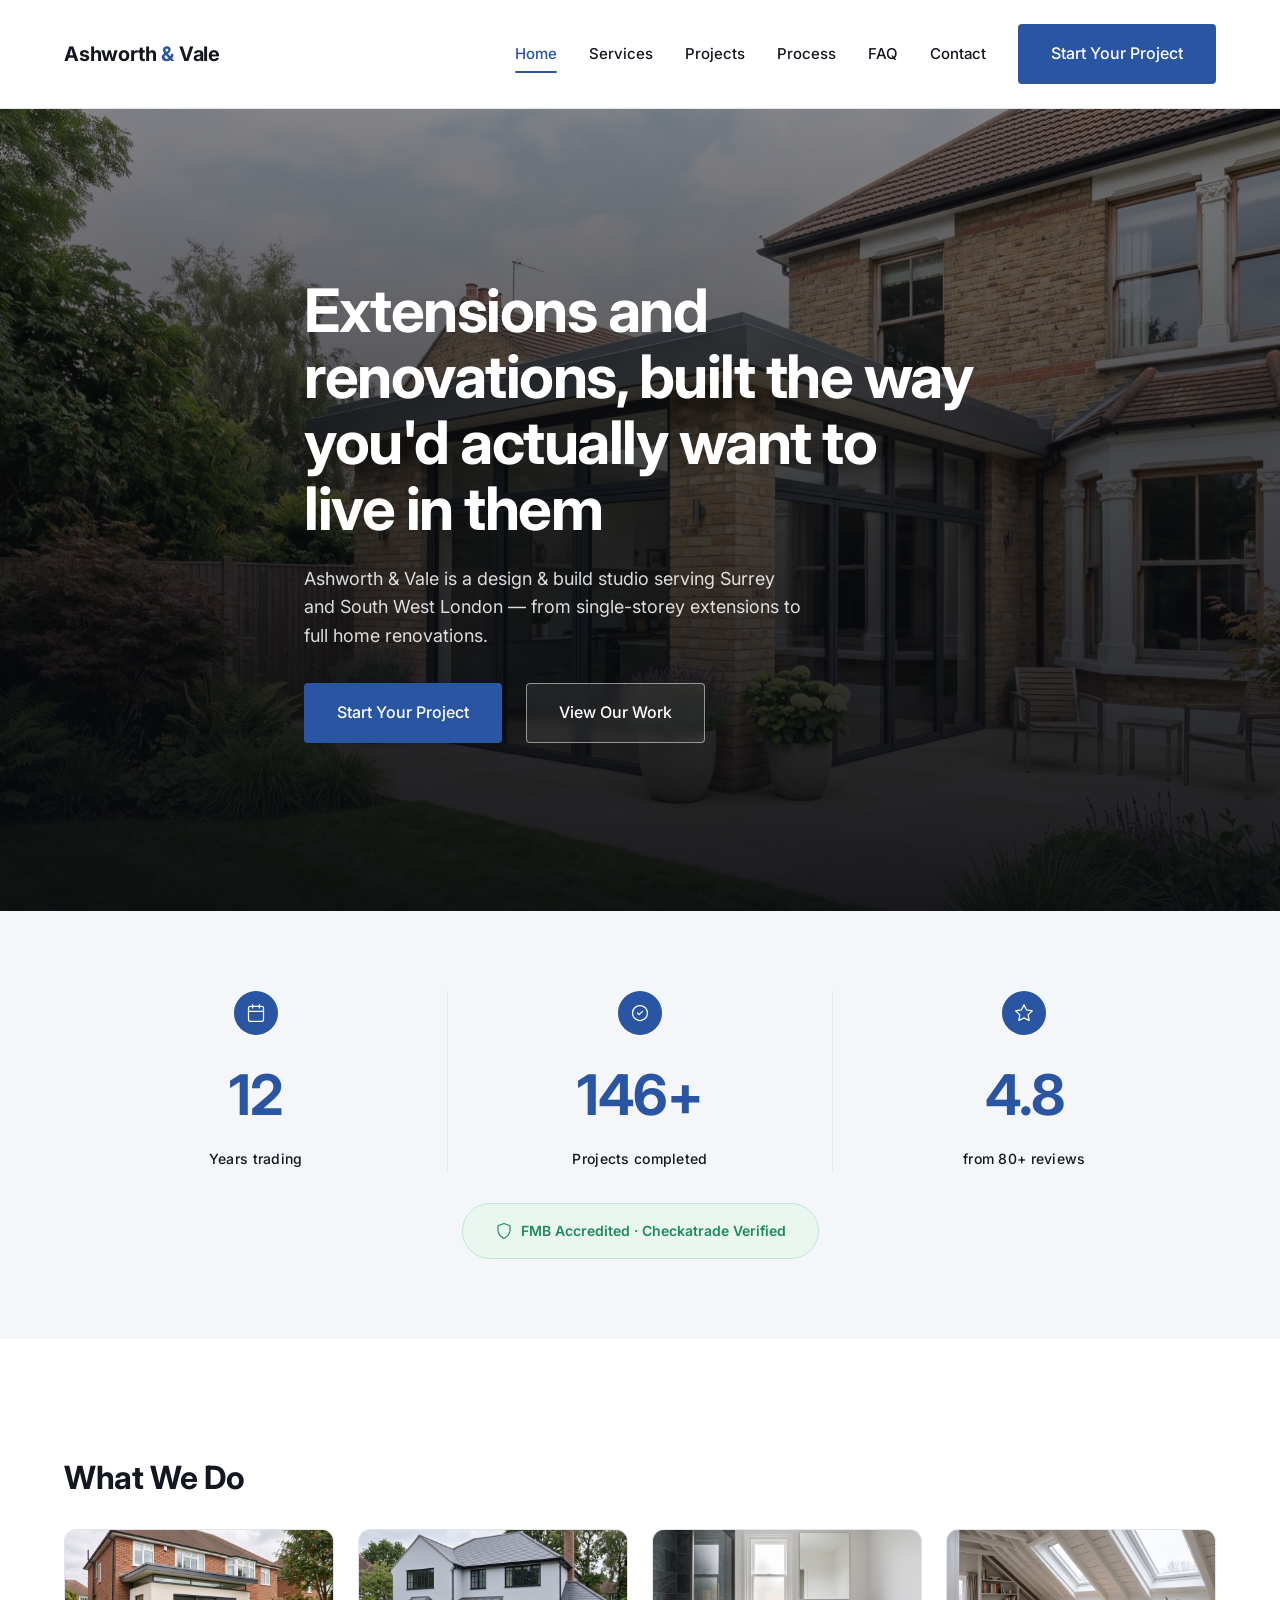
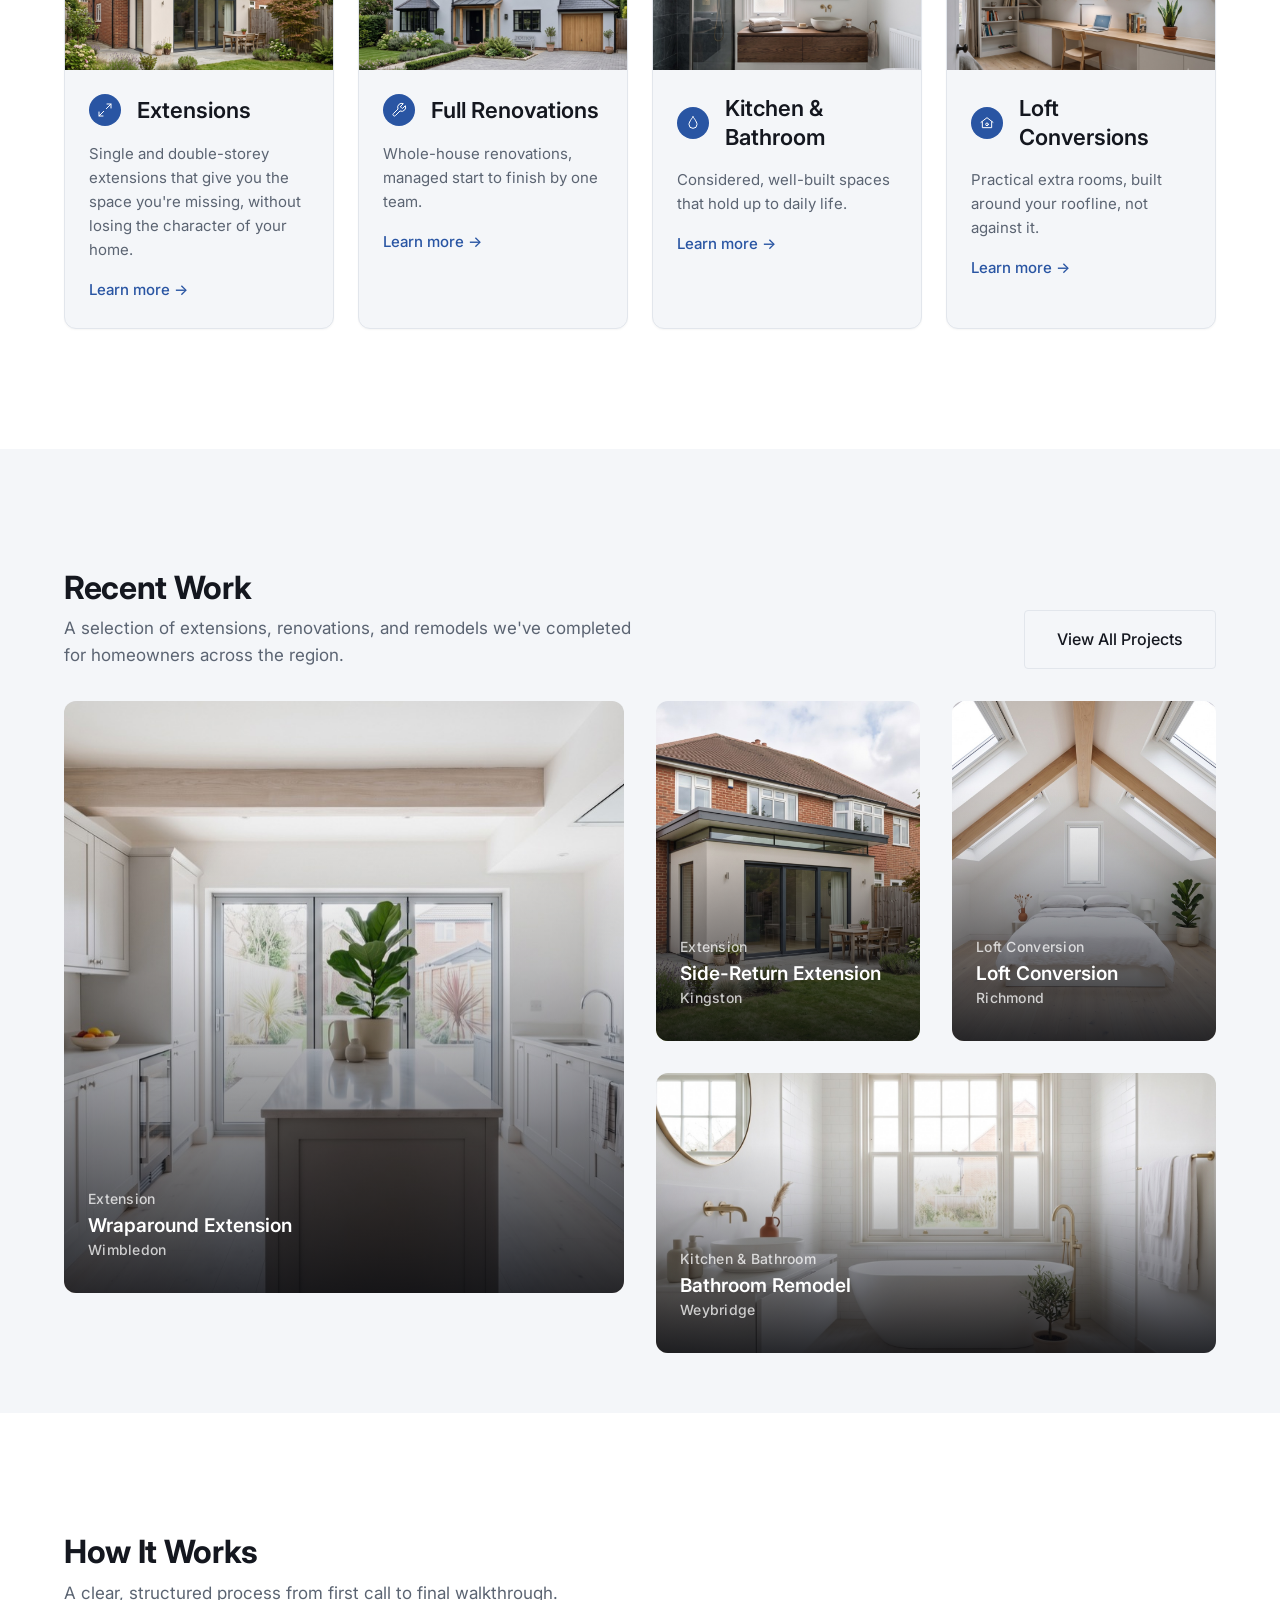
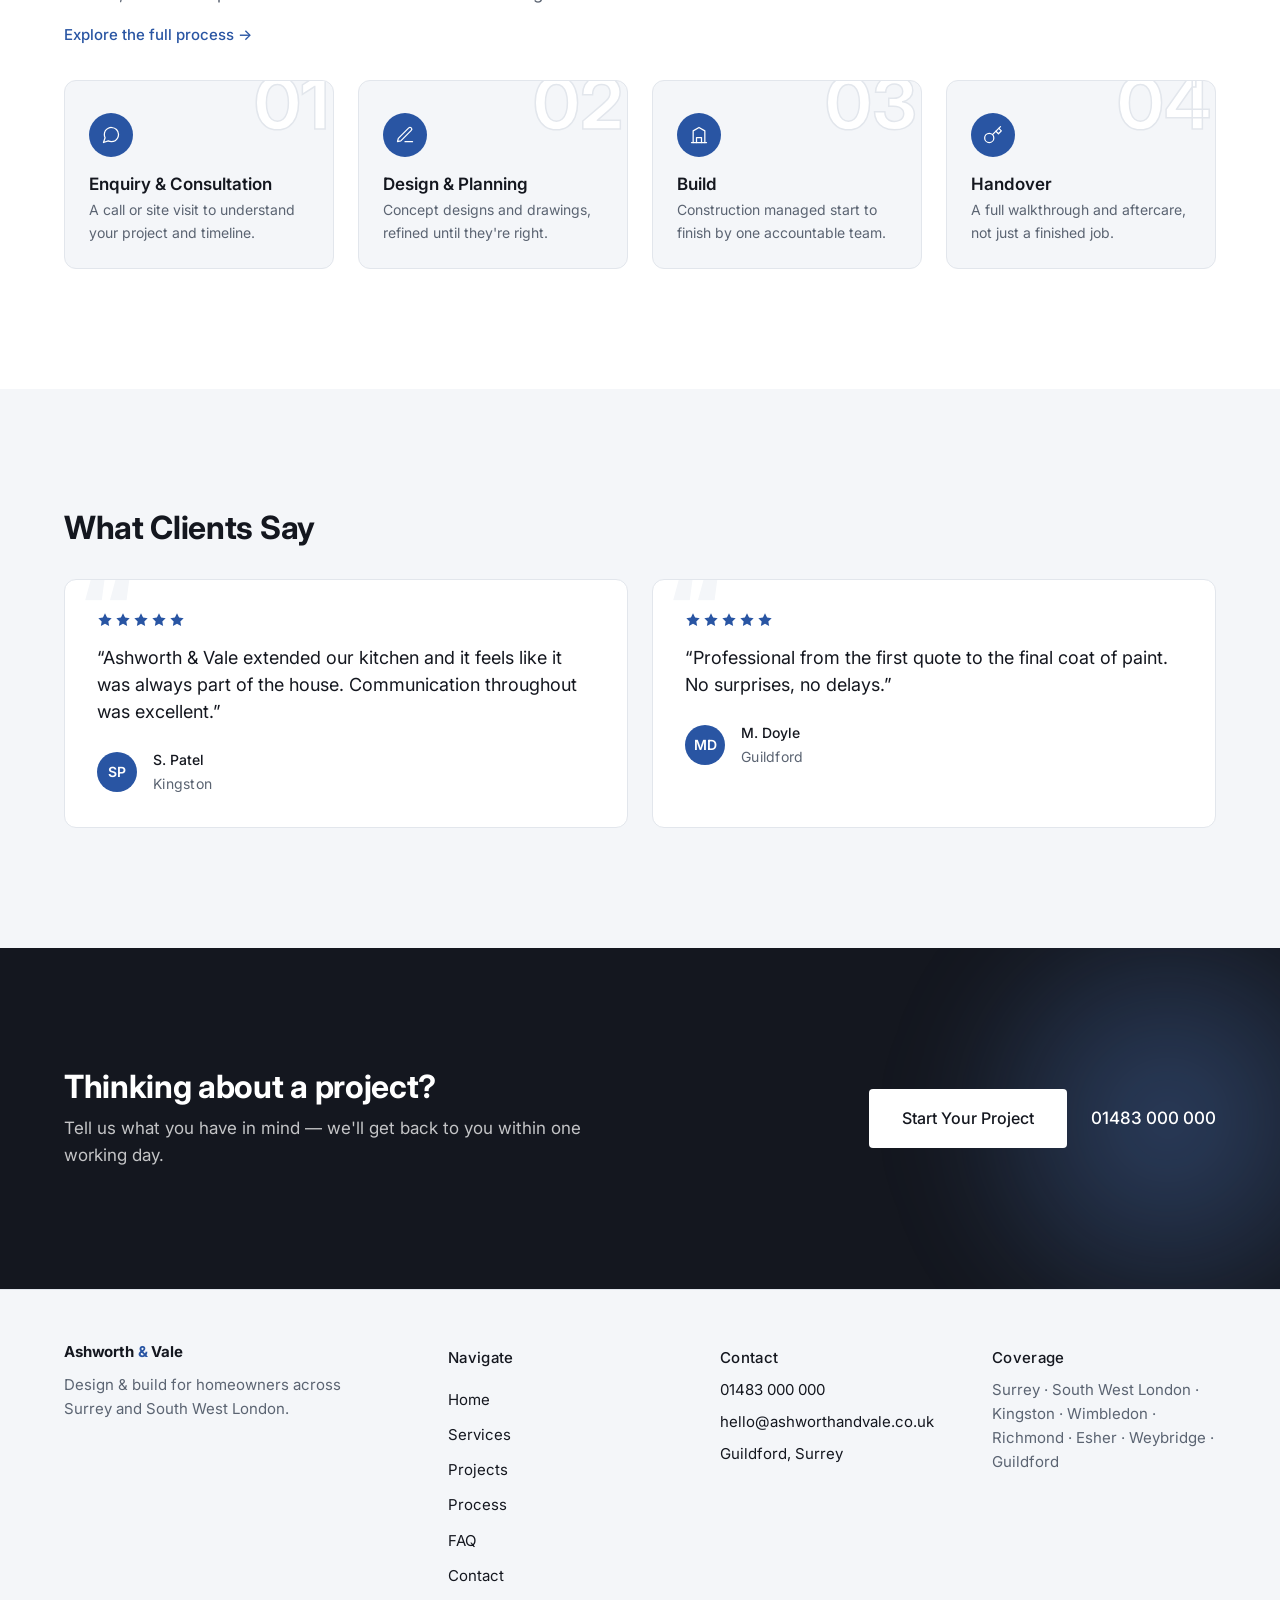
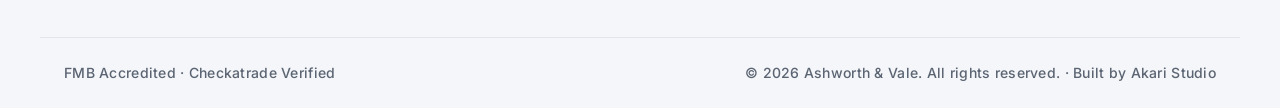
<file: index.html>
<!DOCTYPE html>
<html lang="en">
<head>
  <meta charset="UTF-8">
  <meta name="viewport" content="width=device-width, initial-scale=1.0">
  <title>Ashworth &amp; Vale | Design &amp; Build, Surrey &amp; South West London</title>
  <meta name="description" content="Ashworth & Vale is a design & build studio serving Surrey and South West London — extensions, renovations, kitchens, bathrooms, and loft conversions.">
  <link rel="preconnect" href="https://fonts.googleapis.com">
  <link rel="preconnect" href="https://fonts.gstatic.com" crossorigin>
  <link href="https://fonts.googleapis.com/css2?family=Inter:wght@400;500;600;700&display=swap" rel="stylesheet">
  <link rel="stylesheet" href="assets/css/styles.css">
</head>
<body>

  <header class="site-header">
    <div class="container site-header__inner">
      <a href="index.html" class="site-logo">Ashworth <span class="site-logo__amp">&amp;</span> Vale</a>

      <nav class="site-nav" id="site-nav">
        <ul class="site-nav__list">
          <li><a href="index.html">Home</a></li>
          <li><a href="services.html">Services</a></li>
          <li><a href="projects.html">Projects</a></li>
          <li><a href="process.html">Process</a></li>
          <li><a href="faq.html">FAQ</a></li>
          <li><a href="contact.html">Contact</a></li>
        </ul>
        <a href="contact.html" class="btn btn-primary site-nav__cta">Start Your Project</a>
      </nav>

      <button class="menu-toggle" id="menu-toggle" aria-label="Toggle menu" aria-expanded="false" aria-controls="site-nav">
        <span></span><span></span><span></span>
      </button>
    </div>
  </header>

  <main>

    <!-- Hero -->
    <section class="hero">
      <div class="hero__media">
        <img src="assets/images/homepage-hero.jpg" alt="A characterful Edwardian family home in Surrey with a refined contemporary rear extension" width="2000" height="1116">
      </div>
      <div class="hero__scrim"></div>
      <div class="container hero__content">
        <h1>Extensions and renovations, built the way you'd actually want to live in them</h1>
        <p class="hero__subhead">Ashworth &amp; Vale is a design &amp; build studio serving Surrey and South West London — from single-storey extensions to full home renovations.</p>
        <div class="hero__actions">
          <a href="contact.html" class="btn btn-primary">Start Your Project</a>
          <a href="projects.html" class="btn btn-secondary">View Our Work</a>
        </div>
      </div>
    </section>

    <!-- Trust Bar -->
    <section class="trust-bar section-alt">
      <div class="container">
        <div class="trust-bar__inner">
          <div class="trust-bar__item">
            <span class="icon-circle" aria-hidden="true">
              <svg viewBox="0 0 24 24" fill="none" stroke="currentColor" stroke-width="1.5" stroke-linecap="round" stroke-linejoin="round"><rect x="3" y="4" width="18" height="18" rx="2"/><path d="M16 2v4M8 2v4M3 10h18"/></svg>
            </span>
            <span class="big-stat__number" data-count-to="12">0</span>
            <span class="caption">Years trading</span>
          </div>
          <div class="trust-bar__item">
            <span class="icon-circle" aria-hidden="true">
              <svg viewBox="0 0 24 24" fill="none" stroke="currentColor" stroke-width="1.5" stroke-linecap="round" stroke-linejoin="round"><circle cx="12" cy="12" r="9"/><path d="m9 12 2 2 4-4"/></svg>
            </span>
            <span class="big-stat__number" data-count-to="150" data-suffix="+">0</span>
            <span class="caption">Projects completed</span>
          </div>
          <div class="trust-bar__item">
            <span class="icon-circle" aria-hidden="true">
              <svg viewBox="0 0 24 24" fill="none" stroke="currentColor" stroke-width="1.5" stroke-linecap="round" stroke-linejoin="round"><path d="m12 2 3.1 6.3 6.9 1-5 4.9 1.2 6.8L12 17.8 5.8 21l1.2-6.8-5-4.9 6.9-1Z"/></svg>
            </span>
            <span class="big-stat__number" data-count-to="4.9" data-decimals="1">0</span>
            <span class="caption">from 80+ reviews</span>
          </div>
        </div>
        <p class="trust-bar__badge">
          <svg viewBox="0 0 24 24" fill="none" stroke="currentColor" stroke-width="1.5" stroke-linecap="round" stroke-linejoin="round" aria-hidden="true"><path d="M12 2 4 5v6c0 5 3.5 8.5 8 11 4.5-2.5 8-6 8-11V5Z"/></svg>
          FMB Accredited &middot; Checkatrade Verified
        </p>
      </div>
    </section>

    <!-- Services Grid -->
    <section class="services-grid">
      <div class="container">
        <h2 data-reveal>What We Do</h2>
        <div class="services-grid__list">
          <div class="service-card" data-reveal>
            <div class="service-card__image">
              <img src="assets/images/side-return-extension.jpg" alt="" loading="lazy" width="1600" height="1194">
            </div>
            <div class="service-card__body">
              <div class="service-card__header">
                <span class="icon-circle icon-circle--sm" aria-hidden="true">
                  <svg viewBox="0 0 24 24" fill="none" stroke="currentColor" stroke-width="1.5" stroke-linecap="round" stroke-linejoin="round"><path d="M15 3h6v6"/><path d="M9 21H3v-6"/><path d="M21 3l-7 7"/><path d="M3 21l7-7"/></svg>
                </span>
                <h3>Extensions</h3>
              </div>
              <p>Single and double-storey extensions that give you the space you're missing, without losing the character of your home.</p>
              <a href="services.html#extensions" class="service-card__link">Learn more <span class="arrow">&rarr;</span></a>
            </div>
          </div>
          <div class="service-card reveal-delay-1" data-reveal>
            <div class="service-card__image">
              <img src="assets/images/full-renovation-exterior.jpg" alt="" loading="lazy" width="1600" height="1194">
            </div>
            <div class="service-card__body">
              <div class="service-card__header">
                <span class="icon-circle icon-circle--sm" aria-hidden="true">
                  <svg viewBox="0 0 24 24" fill="none" stroke="currentColor" stroke-width="1.5" stroke-linecap="round" stroke-linejoin="round"><path d="M14.7 6.3a1 1 0 0 0 0 1.4l1.6 1.6a1 1 0 0 0 1.4 0l3.77-3.77a6 6 0 0 1-7.94 7.94l-6.91 6.91a2.12 2.12 0 0 1-3-3l6.91-6.91a6 6 0 0 1 7.94-7.94l-3.76 3.76Z"/></svg>
                </span>
                <h3>Full Renovations</h3>
              </div>
              <p>Whole-house renovations, managed start to finish by one team.</p>
              <a href="services.html#renovations" class="service-card__link">Learn more <span class="arrow">&rarr;</span></a>
            </div>
          </div>
          <div class="service-card reveal-delay-2" data-reveal>
            <div class="service-card__image">
              <img src="assets/images/bathroom-remodel-2.jpg" alt="" loading="lazy" width="1600" height="1194">
            </div>
            <div class="service-card__body">
              <div class="service-card__header">
                <span class="icon-circle icon-circle--sm" aria-hidden="true">
                  <svg viewBox="0 0 24 24" fill="none" stroke="currentColor" stroke-width="1.5" stroke-linecap="round" stroke-linejoin="round"><path d="M12 2.69s-6 7.44-6 11.32a6 6 0 0 0 12 0c0-3.88-6-11.32-6-11.32Z"/></svg>
                </span>
                <h3>Kitchen &amp; Bathroom</h3>
              </div>
              <p>Considered, well-built spaces that hold up to daily life.</p>
              <a href="services.html#kitchen-bathroom" class="service-card__link">Learn more <span class="arrow">&rarr;</span></a>
            </div>
          </div>
          <div class="service-card reveal-delay-3" data-reveal>
            <div class="service-card__image">
              <img src="assets/images/loft-conversion-office.jpg" alt="" loading="lazy" width="1600" height="1194">
            </div>
            <div class="service-card__body">
              <div class="service-card__header">
                <span class="icon-circle icon-circle--sm" aria-hidden="true">
                  <svg viewBox="0 0 24 24" fill="none" stroke="currentColor" stroke-width="1.5" stroke-linecap="round" stroke-linejoin="round"><path d="M3 11 12 4l9 7"/><path d="M5 10v9h14v-9"/><circle cx="12" cy="14" r="2"/></svg>
                </span>
                <h3>Loft Conversions</h3>
              </div>
              <p>Practical extra rooms, built around your roofline, not against it.</p>
              <a href="services.html#loft-conversions" class="service-card__link">Learn more <span class="arrow">&rarr;</span></a>
            </div>
          </div>
        </div>
      </div>
    </section>

    <!-- Featured Projects -->
    <section class="featured-projects section-alt">
      <div class="container">
        <div class="section-heading-row" data-reveal>
          <div>
            <h2>Recent Work</h2>
            <p>A selection of extensions, renovations, and remodels we've completed for homeowners across the region.</p>
          </div>
          <a href="projects.html" class="btn btn-secondary">View All Projects</a>
        </div>
        <div class="project-grid--bento">
          <a href="project-detail.html" class="project-card--bento" data-reveal>
            <img src="assets/images/kitchen-after.jpg" alt="Bright renovated kitchen-diner extension with island, Wimbledon" loading="lazy" width="1200" height="805">
            <div class="project-card--bento__body">
              <p class="label caption">Extension</p>
              <h3>Wraparound Extension</h3>
              <p class="caption">Wimbledon</p>
              <span class="project-card--bento__detail">12-week build &middot; Kitchen-diner reconfiguration</span>
            </div>
          </a>
          <a href="projects.html" class="project-card--bento reveal-delay-1" data-reveal>
            <img src="assets/images/side-return-extension.jpg" alt="Single-storey side-return extension with dark aluminium glazing, Kingston" loading="lazy" width="1600" height="1194">
            <div class="project-card--bento__body">
              <p class="label caption">Extension</p>
              <h3>Side-Return Extension</h3>
              <p class="caption">Kingston</p>
              <span class="project-card--bento__detail">Single-storey side return</span>
            </div>
          </a>
          <a href="projects.html" class="project-card--bento reveal-delay-2" data-reveal>
            <img src="assets/images/loft.jpg" alt="Bright loft conversion bedroom with skylights and exposed beam, Richmond" loading="lazy" width="1600" height="1194">
            <div class="project-card--bento__body">
              <p class="label caption">Loft Conversion</p>
              <h3>Loft Conversion</h3>
              <p class="caption">Richmond</p>
              <span class="project-card--bento__detail">Dormer conversion, en-suite bedroom</span>
            </div>
          </a>
          <a href="projects.html" class="project-card--bento reveal-delay-3" data-reveal>
            <img src="assets/images/bathroom.jpg" alt="Renovated bathroom with freestanding bath and brass fixtures, Weybridge" loading="lazy" width="1600" height="1194">
            <div class="project-card--bento__body">
              <p class="label caption">Kitchen &amp; Bathroom</p>
              <h3>Bathroom Remodel</h3>
              <p class="caption">Weybridge</p>
              <span class="project-card--bento__detail">Full bathroom refit, 3-week turnaround</span>
            </div>
          </a>
        </div>
      </div>
    </section>

    <!-- Process (condensed) -->
    <section class="process-condensed">
      <div class="container">
        <div data-reveal>
          <h2>How It Works</h2>
          <p>A clear, structured process from first call to final walkthrough.</p>
          <a href="process.html" class="service-card__link process-condensed__link">Explore the full process <span class="arrow">&rarr;</span></a>
        </div>
        <ol class="process-steps">
          <li data-reveal>
            <span class="process-steps__number" aria-hidden="true">01</span>
            <span class="icon-circle" aria-hidden="true">
              <svg viewBox="0 0 24 24" fill="none" stroke="currentColor" stroke-width="1.5" stroke-linecap="round" stroke-linejoin="round"><path d="M21 11.5a8.38 8.38 0 0 1-.9 3.8 8.5 8.5 0 0 1-7.6 4.7 8.38 8.38 0 0 1-3.8-.9L3 21l1.9-5.7a8.38 8.38 0 0 1-.9-3.8 8.5 8.5 0 0 1 4.7-7.6 8.38 8.38 0 0 1 3.8-.9h.5a8.48 8.48 0 0 1 8 8v.5Z"/></svg>
            </span>
            <div>
              <h3>Enquiry &amp; Consultation</h3>
              <p>A call or site visit to understand your project and timeline.</p>
            </div>
          </li>
          <li class="reveal-delay-1" data-reveal>
            <span class="process-steps__number" aria-hidden="true">02</span>
            <span class="icon-circle" aria-hidden="true">
              <svg viewBox="0 0 24 24" fill="none" stroke="currentColor" stroke-width="1.5" stroke-linecap="round" stroke-linejoin="round"><path d="M12 20h9"/><path d="M16.5 3.5a2.12 2.12 0 0 1 3 3L7 19l-4 1 1-4Z"/></svg>
            </span>
            <div>
              <h3>Design &amp; Planning</h3>
              <p>Concept designs and drawings, refined until they're right.</p>
            </div>
          </li>
          <li class="reveal-delay-2" data-reveal>
            <span class="process-steps__number" aria-hidden="true">03</span>
            <span class="icon-circle" aria-hidden="true">
              <svg viewBox="0 0 24 24" fill="none" stroke="currentColor" stroke-width="1.5" stroke-linecap="round" stroke-linejoin="round"><path d="M3 21h18"/><path d="M5 21V7l7-4 7 4v14"/><path d="M9 21v-6h6v6"/></svg>
            </span>
            <div>
              <h3>Build</h3>
              <p>Construction managed start to finish by one accountable team.</p>
            </div>
          </li>
          <li class="reveal-delay-3" data-reveal>
            <span class="process-steps__number" aria-hidden="true">04</span>
            <span class="icon-circle" aria-hidden="true">
              <svg viewBox="0 0 24 24" fill="none" stroke="currentColor" stroke-width="1.5" stroke-linecap="round" stroke-linejoin="round"><circle cx="7.5" cy="15.5" r="5.5"/><path d="m21 2-9.6 9.6"/><path d="m15.5 7.5 3 3L22 7l-3-3"/></svg>
            </span>
            <div>
              <h3>Handover</h3>
              <p>A full walkthrough and aftercare, not just a finished job.</p>
            </div>
          </li>
        </ol>
      </div>
    </section>

    <!-- Testimonials -->
    <section class="testimonials section-alt">
      <div class="container">
        <h2 data-reveal>What Clients Say</h2>
        <div class="testimonials__grid">
          <blockquote class="testimonial-card" data-reveal>
            <span class="testimonial-card__quote-mark" aria-hidden="true">&ldquo;</span>
            <div class="testimonial-card__stars" role="img" aria-label="5 out of 5 stars">
              <svg viewBox="0 0 24 24" fill="currentColor"><path d="m12 2 3.1 6.3 6.9 1-5 4.9 1.2 6.8L12 17.8 5.8 21l1.2-6.8-5-4.9 6.9-1Z"/></svg>
              <svg viewBox="0 0 24 24" fill="currentColor"><path d="m12 2 3.1 6.3 6.9 1-5 4.9 1.2 6.8L12 17.8 5.8 21l1.2-6.8-5-4.9 6.9-1Z"/></svg>
              <svg viewBox="0 0 24 24" fill="currentColor"><path d="m12 2 3.1 6.3 6.9 1-5 4.9 1.2 6.8L12 17.8 5.8 21l1.2-6.8-5-4.9 6.9-1Z"/></svg>
              <svg viewBox="0 0 24 24" fill="currentColor"><path d="m12 2 3.1 6.3 6.9 1-5 4.9 1.2 6.8L12 17.8 5.8 21l1.2-6.8-5-4.9 6.9-1Z"/></svg>
              <svg viewBox="0 0 24 24" fill="currentColor"><path d="m12 2 3.1 6.3 6.9 1-5 4.9 1.2 6.8L12 17.8 5.8 21l1.2-6.8-5-4.9 6.9-1Z"/></svg>
            </div>
            <p>&ldquo;Ashworth &amp; Vale extended our kitchen and it feels like it was always part of the house. Communication throughout was excellent.&rdquo;</p>
            <div class="testimonial-card__author">
              <span class="avatar-circle" aria-hidden="true">SP</span>
              <cite>S. Patel<span class="caption">Kingston</span></cite>
            </div>
          </blockquote>
          <blockquote class="testimonial-card reveal-delay-1" data-reveal>
            <span class="testimonial-card__quote-mark" aria-hidden="true">&ldquo;</span>
            <div class="testimonial-card__stars" role="img" aria-label="5 out of 5 stars">
              <svg viewBox="0 0 24 24" fill="currentColor"><path d="m12 2 3.1 6.3 6.9 1-5 4.9 1.2 6.8L12 17.8 5.8 21l1.2-6.8-5-4.9 6.9-1Z"/></svg>
              <svg viewBox="0 0 24 24" fill="currentColor"><path d="m12 2 3.1 6.3 6.9 1-5 4.9 1.2 6.8L12 17.8 5.8 21l1.2-6.8-5-4.9 6.9-1Z"/></svg>
              <svg viewBox="0 0 24 24" fill="currentColor"><path d="m12 2 3.1 6.3 6.9 1-5 4.9 1.2 6.8L12 17.8 5.8 21l1.2-6.8-5-4.9 6.9-1Z"/></svg>
              <svg viewBox="0 0 24 24" fill="currentColor"><path d="m12 2 3.1 6.3 6.9 1-5 4.9 1.2 6.8L12 17.8 5.8 21l1.2-6.8-5-4.9 6.9-1Z"/></svg>
              <svg viewBox="0 0 24 24" fill="currentColor"><path d="m12 2 3.1 6.3 6.9 1-5 4.9 1.2 6.8L12 17.8 5.8 21l1.2-6.8-5-4.9 6.9-1Z"/></svg>
            </div>
            <p>&ldquo;Professional from the first quote to the final coat of paint. No surprises, no delays.&rdquo;</p>
            <div class="testimonial-card__author">
              <span class="avatar-circle" aria-hidden="true">MD</span>
              <cite>M. Doyle<span class="caption">Guildford</span></cite>
            </div>
          </blockquote>
        </div>
      </div>
    </section>

    <!-- CTA Band -->
    <section class="cta-band">
      <div class="container cta-band__inner">
        <div>
          <h2>Thinking about a project?</h2>
          <p>Tell us what you have in mind — we'll get back to you within one working day.</p>
        </div>
        <div class="cta-band__actions">
          <a href="contact.html" class="btn btn-primary">Start Your Project</a>
          <a href="tel:01483000000" class="cta-band__phone">01483 000 000</a>
        </div>
      </div>
    </section>

  </main>

  <footer class="site-footer">
    <div class="container site-footer__inner">
      <div class="site-footer__col">
        <a href="index.html" class="site-logo">Ashworth <span class="site-logo__amp">&amp;</span> Vale</a>
        <p class="site-footer__tagline">Design &amp; build for homeowners across Surrey and South West London.</p>
      </div>
      <div class="site-footer__col">
        <p class="label">Navigate</p>
        <ul class="site-footer__list">
          <li><a href="index.html">Home</a></li>
          <li><a href="services.html">Services</a></li>
          <li><a href="projects.html">Projects</a></li>
          <li><a href="process.html">Process</a></li>
          <li><a href="faq.html">FAQ</a></li>
          <li><a href="contact.html">Contact</a></li>
        </ul>
      </div>
      <div class="site-footer__col">
        <p class="label">Contact</p>
        <p><a href="tel:01483000000">01483 000 000</a></p>
        <p><a href="mailto:hello@ashworthandvale.co.uk">hello@ashworthandvale.co.uk</a></p>
        <p>Guildford, Surrey</p>
      </div>
      <div class="site-footer__col">
        <p class="label">Coverage</p>
        <p class="site-footer__coverage">Surrey &middot; South West London &middot; Kingston &middot; Wimbledon &middot; Richmond &middot; Esher &middot; Weybridge &middot; Guildford</p>
      </div>
    </div>
    <div class="container site-footer__bottom">
      <p class="caption">FMB Accredited &middot; Checkatrade Verified</p>
      <p class="caption">&copy; 2026 Ashworth &amp; Vale. All rights reserved. &middot; Built by Akari Studio</p>
    </div>
  </footer>

  <script src="assets/js/main.js"></script>
</body>
</html>
</file>
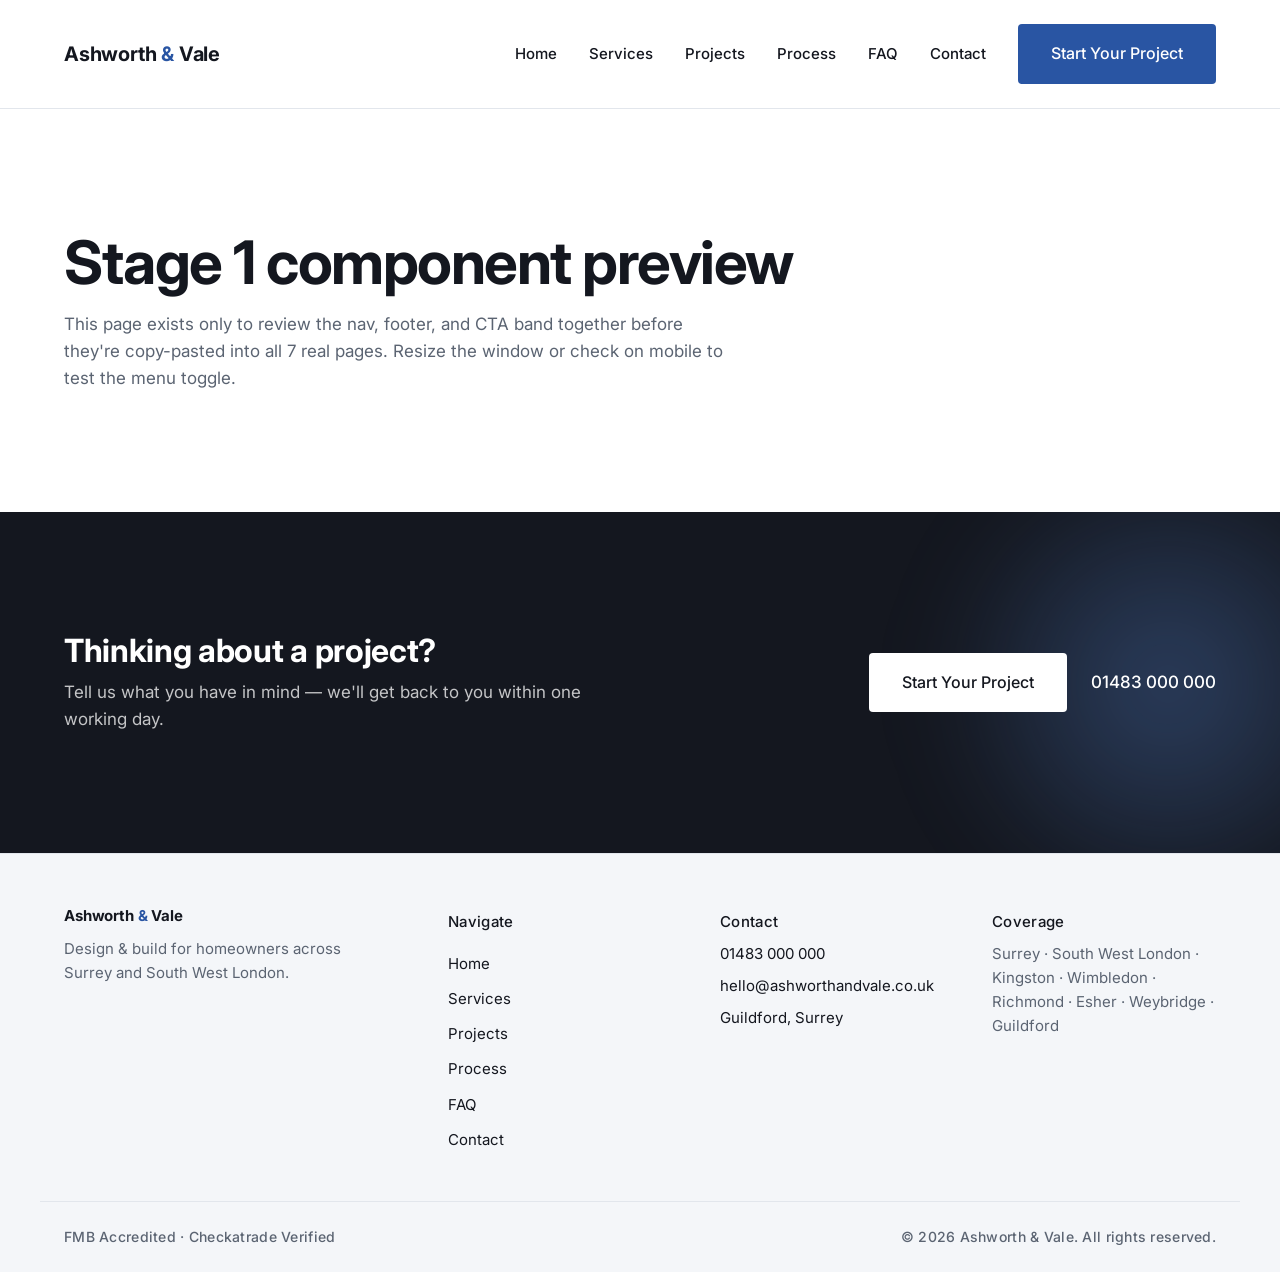
<file: components-preview.html>
<!DOCTYPE html>
<html lang="en">
<head>
  <meta charset="UTF-8">
  <meta name="viewport" content="width=device-width, initial-scale=1.0">
  <title>Stage 1 Preview — Ashworth &amp; Vale</title>
  <link rel="preconnect" href="https://fonts.googleapis.com">
  <link rel="preconnect" href="https://fonts.gstatic.com" crossorigin>
  <link href="https://fonts.googleapis.com/css2?family=Inter:wght@400;500;600;700&display=swap" rel="stylesheet">
  <link rel="stylesheet" href="assets/css/styles.css">
</head>
<body>

  <header class="site-header">
    <div class="container site-header__inner">
      <a href="index.html" class="site-logo">Ashworth <span class="site-logo__amp">&amp;</span> Vale</a>

      <nav class="site-nav" id="site-nav">
        <ul class="site-nav__list">
          <li><a href="index.html">Home</a></li>
          <li><a href="services.html">Services</a></li>
          <li><a href="projects.html">Projects</a></li>
          <li><a href="process.html">Process</a></li>
          <li><a href="faq.html">FAQ</a></li>
          <li><a href="contact.html">Contact</a></li>
        </ul>
        <a href="contact.html" class="btn btn-primary site-nav__cta">Start Your Project</a>
      </nav>

      <button class="menu-toggle" id="menu-toggle" aria-label="Toggle menu" aria-expanded="false" aria-controls="site-nav">
        <span></span><span></span><span></span>
      </button>
    </div>
  </header>

  <section>
    <div class="container">
      <h1>Stage 1 component preview</h1>
      <p style="margin-top: 16px; max-width: 60ch; color: var(--color-ink-muted);">
        This page exists only to review the nav, footer, and CTA band together before they're copy-pasted into all 7 real pages. Resize the window or check on mobile to test the menu toggle.
      </p>
    </div>
  </section>

  <section class="cta-band">
    <div class="container cta-band__inner">
      <div>
        <h2>Thinking about a project?</h2>
        <p>Tell us what you have in mind — we'll get back to you within one working day.</p>
      </div>
      <div class="cta-band__actions">
        <a href="contact.html" class="btn btn-primary">Start Your Project</a>
        <a href="tel:01483000000" class="cta-band__phone">01483 000 000</a>
      </div>
    </div>
  </section>

  <footer class="site-footer">
    <div class="container site-footer__inner">
      <div class="site-footer__col">
        <a href="index.html" class="site-logo">Ashworth <span class="site-logo__amp">&amp;</span> Vale</a>
        <p class="site-footer__tagline">Design &amp; build for homeowners across Surrey and South West London.</p>
      </div>
      <div class="site-footer__col">
        <p class="label">Navigate</p>
        <ul class="site-footer__list">
          <li><a href="index.html">Home</a></li>
          <li><a href="services.html">Services</a></li>
          <li><a href="projects.html">Projects</a></li>
          <li><a href="process.html">Process</a></li>
          <li><a href="faq.html">FAQ</a></li>
          <li><a href="contact.html">Contact</a></li>
        </ul>
      </div>
      <div class="site-footer__col">
        <p class="label">Contact</p>
        <p><a href="tel:01483000000">01483 000 000</a></p>
        <p><a href="mailto:hello@ashworthandvale.co.uk">hello@ashworthandvale.co.uk</a></p>
        <p>Guildford, Surrey</p>
      </div>
      <div class="site-footer__col">
        <p class="label">Coverage</p>
        <p class="site-footer__coverage">Surrey &middot; South West London &middot; Kingston &middot; Wimbledon &middot; Richmond &middot; Esher &middot; Weybridge &middot; Guildford</p>
      </div>
    </div>
    <div class="container site-footer__bottom">
      <p class="caption">FMB Accredited &middot; Checkatrade Verified</p>
      <p class="caption">&copy; 2026 Ashworth &amp; Vale. All rights reserved.</p>
    </div>
  </footer>

  <script src="assets/js/main.js"></script>
</body>
</html>
</file>
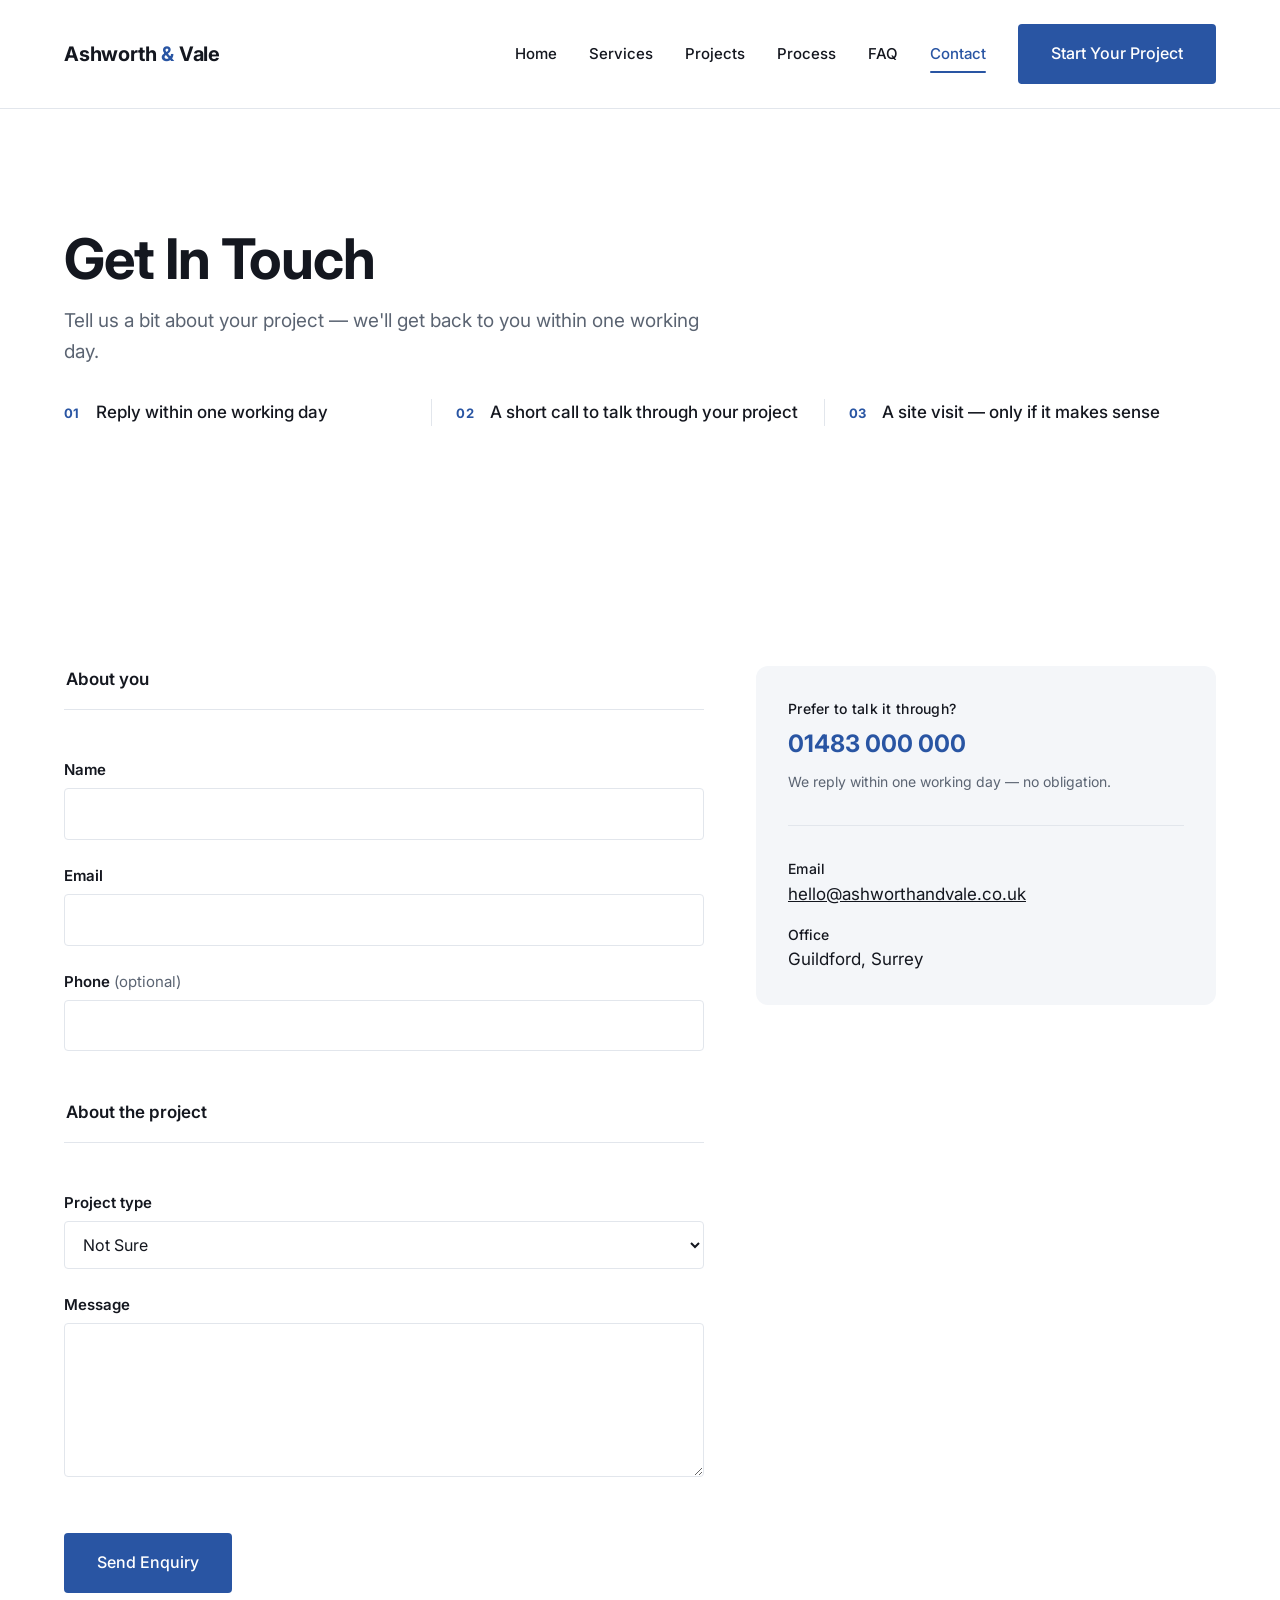
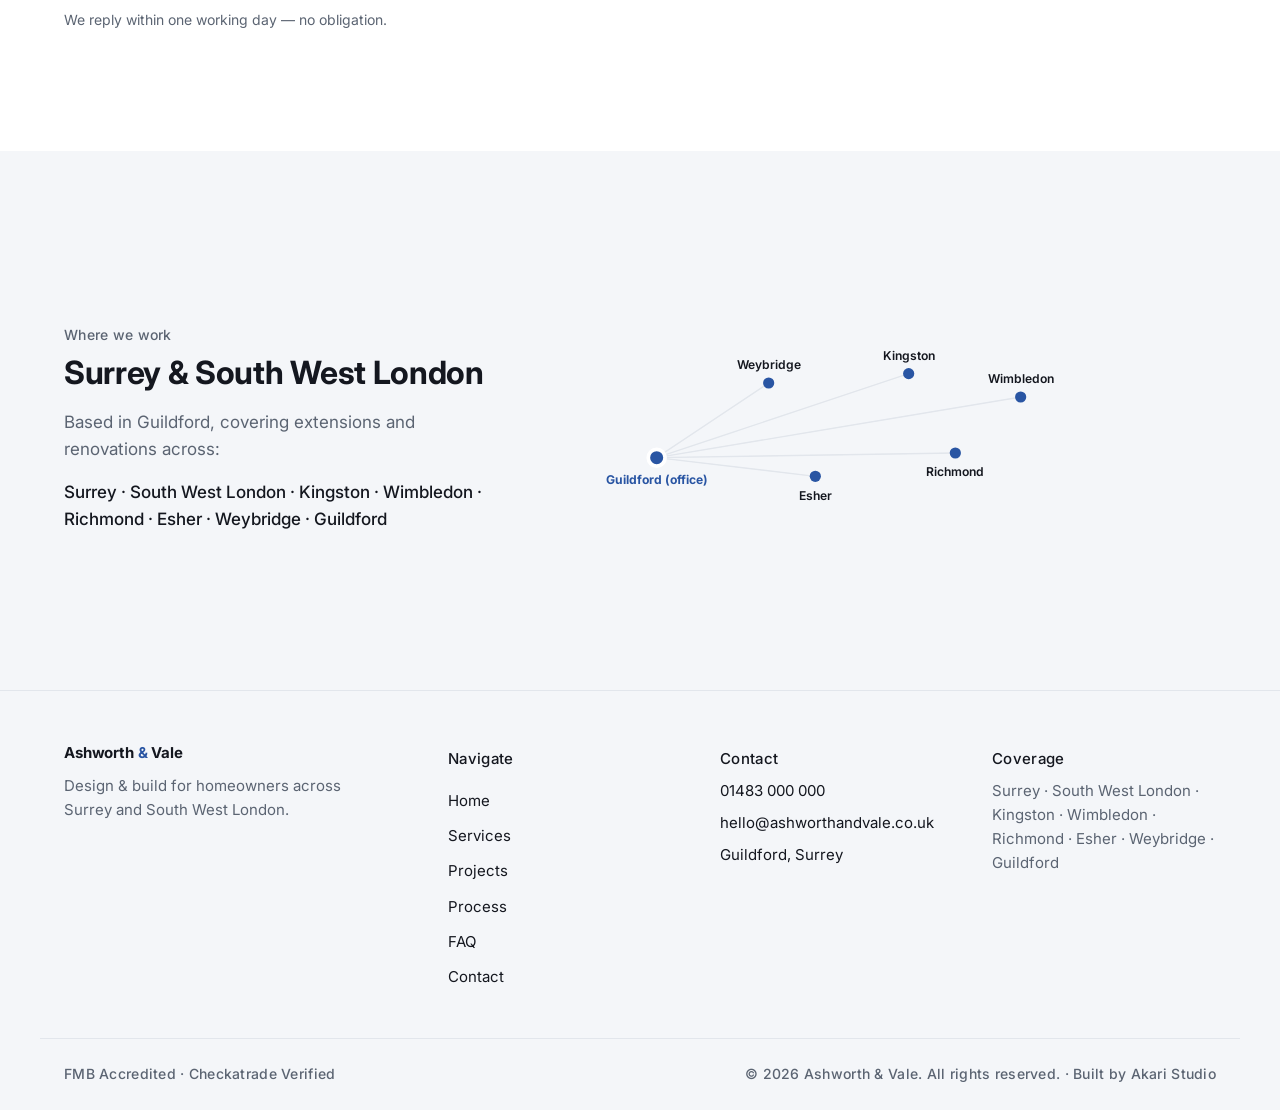
<file: contact.html>
<!DOCTYPE html>
<html lang="en">
<head>
  <meta charset="UTF-8">
  <meta name="viewport" content="width=device-width, initial-scale=1.0">
  <title>Contact | Ashworth &amp; Vale</title>
  <meta name="description" content="Tell us a bit about your extension or renovation project — Ashworth & Vale replies within one working day, no obligation.">
  <link rel="preconnect" href="https://fonts.googleapis.com">
  <link rel="preconnect" href="https://fonts.gstatic.com" crossorigin>
  <link href="https://fonts.googleapis.com/css2?family=Inter:wght@400;500;600;700&display=swap" rel="stylesheet">
  <link rel="stylesheet" href="assets/css/styles.css">
</head>
<body>

  <header class="site-header">
    <div class="container site-header__inner">
      <a href="index.html" class="site-logo">Ashworth <span class="site-logo__amp">&amp;</span> Vale</a>

      <nav class="site-nav" id="site-nav">
        <ul class="site-nav__list">
          <li><a href="index.html">Home</a></li>
          <li><a href="services.html">Services</a></li>
          <li><a href="projects.html">Projects</a></li>
          <li><a href="process.html">Process</a></li>
          <li><a href="faq.html">FAQ</a></li>
          <li><a href="contact.html">Contact</a></li>
        </ul>
        <a href="contact.html" class="btn btn-primary site-nav__cta">Start Your Project</a>
      </nav>

      <button class="menu-toggle" id="menu-toggle" aria-label="Toggle menu" aria-expanded="false" aria-controls="site-nav">
        <span></span><span></span><span></span>
      </button>
    </div>
  </header>

  <main>

    <!-- Page Intro -->
    <section class="simple-intro">
      <div class="container">
        <h1 class="simple-intro__title">Get In Touch</h1>
        <p class="simple-intro__lead">Tell us a bit about your project — we'll get back to you within one working day.</p>
      </div>
    </section>

    <!-- What happens next -->
    <section class="contact-next">
      <div class="container">
        <ol class="contact-next__list">
          <li><span class="contact-next__mark" aria-hidden="true">01</span>Reply within one working day</li>
          <li><span class="contact-next__mark" aria-hidden="true">02</span>A short call to talk through your project</li>
          <li><span class="contact-next__mark" aria-hidden="true">03</span>A site visit — only if it makes sense</li>
        </ol>
      </div>
    </section>

    <!-- Form + reassurance panel -->
    <section class="contact-main">
      <div class="container contact-main__grid">

        <div class="contact-form-wrap">
          <form class="contact-form" id="contact-form" novalidate>

            <div class="contact-success" id="contact-success" hidden>
              <h2>Thanks — we've got it.</h2>
              <p id="contact-success-message"></p>
            </div>

            <div id="contact-form-body">
              <fieldset class="contact-form__group">
                <legend>About you</legend>

                <div class="form-field">
                  <label for="cf-name">Name</label>
                  <input type="text" id="cf-name" name="name" autocomplete="name" required aria-describedby="cf-name-error">
                  <p class="form-field__error" id="cf-name-error" role="alert"></p>
                </div>

                <div class="form-field">
                  <label for="cf-email">Email</label>
                  <input type="email" id="cf-email" name="email" autocomplete="email" inputmode="email" required aria-describedby="cf-email-error">
                  <p class="form-field__error" id="cf-email-error" role="alert"></p>
                </div>

                <div class="form-field">
                  <label for="cf-phone">Phone <span class="form-field__optional">(optional)</span></label>
                  <input type="tel" id="cf-phone" name="phone" autocomplete="tel" inputmode="tel">
                </div>
              </fieldset>

              <fieldset class="contact-form__group">
                <legend>About the project</legend>

                <div class="form-field">
                  <label for="cf-type">Project type</label>
                  <select id="cf-type" name="projectType">
                    <option>Extension</option>
                    <option>Full Renovation</option>
                    <option>Kitchen &amp; Bathroom</option>
                    <option>Loft Conversion</option>
                    <option selected>Not Sure</option>
                  </select>
                </div>

                <div class="form-field">
                  <label for="cf-message">Message</label>
                  <textarea id="cf-message" name="message" rows="5" required aria-describedby="cf-message-error"></textarea>
                  <p class="form-field__error" id="cf-message-error" role="alert"></p>
                </div>
              </fieldset>

              <button type="submit" class="btn btn-primary contact-form__submit">Send Enquiry</button>
              <p class="contact-form__reassurance">We reply within one working day — no obligation.</p>
            </div>
          </form>
        </div>

        <aside class="contact-panel">
          <div class="contact-panel__inner">
            <p class="label">Prefer to talk it through?</p>
            <a href="tel:01483000000" class="contact-panel__phone">01483 000 000</a>
            <p class="contact-panel__note">We reply within one working day — no obligation.</p>

            <div class="contact-panel__section">
              <p class="label">Email</p>
              <p><a href="mailto:hello@ashworthandvale.co.uk">hello@ashworthandvale.co.uk</a></p>
              <p class="label contact-panel__label--spaced">Office</p>
              <p>Guildford, Surrey</p>
            </div>
          </div>
        </aside>

      </div>
    </section>

    <!-- Location Coverage -->
    <section class="coverage section-alt">
      <div class="container coverage__grid">
        <div class="coverage__copy">
          <p class="label">Where we work</p>
          <h2>Surrey &amp; South West London</h2>
          <p>Based in Guildford, covering extensions and renovations across:</p>
          <p class="coverage__list">Surrey &middot; South West London &middot; Kingston &middot; Wimbledon &middot; Richmond &middot; Esher &middot; Weybridge &middot; Guildford</p>
        </div>

        <div class="coverage__map-wrap">
          <svg class="coverage__map" viewBox="0 0 600 320" role="img" aria-label="Schematic diagram of the towns Ashworth and Vale serve, radiating from the Guildford office">
            <g class="coverage__lines">
              <line x1="110" y1="200" x2="230" y2="120"/>
              <line x1="110" y1="200" x2="280" y2="220"/>
              <line x1="110" y1="200" x2="380" y2="110"/>
              <line x1="110" y1="200" x2="430" y2="195"/>
              <line x1="110" y1="200" x2="500" y2="135"/>
            </g>
            <g class="coverage__node coverage__node--hub">
              <circle cx="110" cy="200" r="9"/>
              <text x="110" y="228">Guildford (office)</text>
            </g>
            <g class="coverage__node">
              <circle cx="230" cy="120" r="6"/>
              <text x="230" y="105">Weybridge</text>
            </g>
            <g class="coverage__node">
              <circle cx="280" cy="220" r="6"/>
              <text x="280" y="245">Esher</text>
            </g>
            <g class="coverage__node">
              <circle cx="380" cy="110" r="6"/>
              <text x="380" y="95">Kingston</text>
            </g>
            <g class="coverage__node">
              <circle cx="430" cy="195" r="6"/>
              <text x="430" y="220">Richmond</text>
            </g>
            <g class="coverage__node">
              <circle cx="500" cy="135" r="6"/>
              <text x="500" y="120">Wimbledon</text>
            </g>
          </svg>
        </div>
      </div>
    </section>

  </main>

  <footer class="site-footer">
    <div class="container site-footer__inner">
      <div class="site-footer__col">
        <a href="index.html" class="site-logo">Ashworth <span class="site-logo__amp">&amp;</span> Vale</a>
        <p class="site-footer__tagline">Design &amp; build for homeowners across Surrey and South West London.</p>
      </div>
      <div class="site-footer__col">
        <p class="label">Navigate</p>
        <ul class="site-footer__list">
          <li><a href="index.html">Home</a></li>
          <li><a href="services.html">Services</a></li>
          <li><a href="projects.html">Projects</a></li>
          <li><a href="process.html">Process</a></li>
          <li><a href="faq.html">FAQ</a></li>
          <li><a href="contact.html">Contact</a></li>
        </ul>
      </div>
      <div class="site-footer__col">
        <p class="label">Contact</p>
        <p><a href="tel:01483000000">01483 000 000</a></p>
        <p><a href="mailto:hello@ashworthandvale.co.uk">hello@ashworthandvale.co.uk</a></p>
        <p>Guildford, Surrey</p>
      </div>
      <div class="site-footer__col">
        <p class="label">Coverage</p>
        <p class="site-footer__coverage">Surrey &middot; South West London &middot; Kingston &middot; Wimbledon &middot; Richmond &middot; Esher &middot; Weybridge &middot; Guildford</p>
      </div>
    </div>
    <div class="container site-footer__bottom">
      <p class="caption">FMB Accredited &middot; Checkatrade Verified</p>
      <p class="caption">&copy; 2026 Ashworth &amp; Vale. All rights reserved. &middot; Built by Akari Studio</p>
    </div>
  </footer>

  <script src="assets/js/main.js"></script>
</body>
</html>
</file>
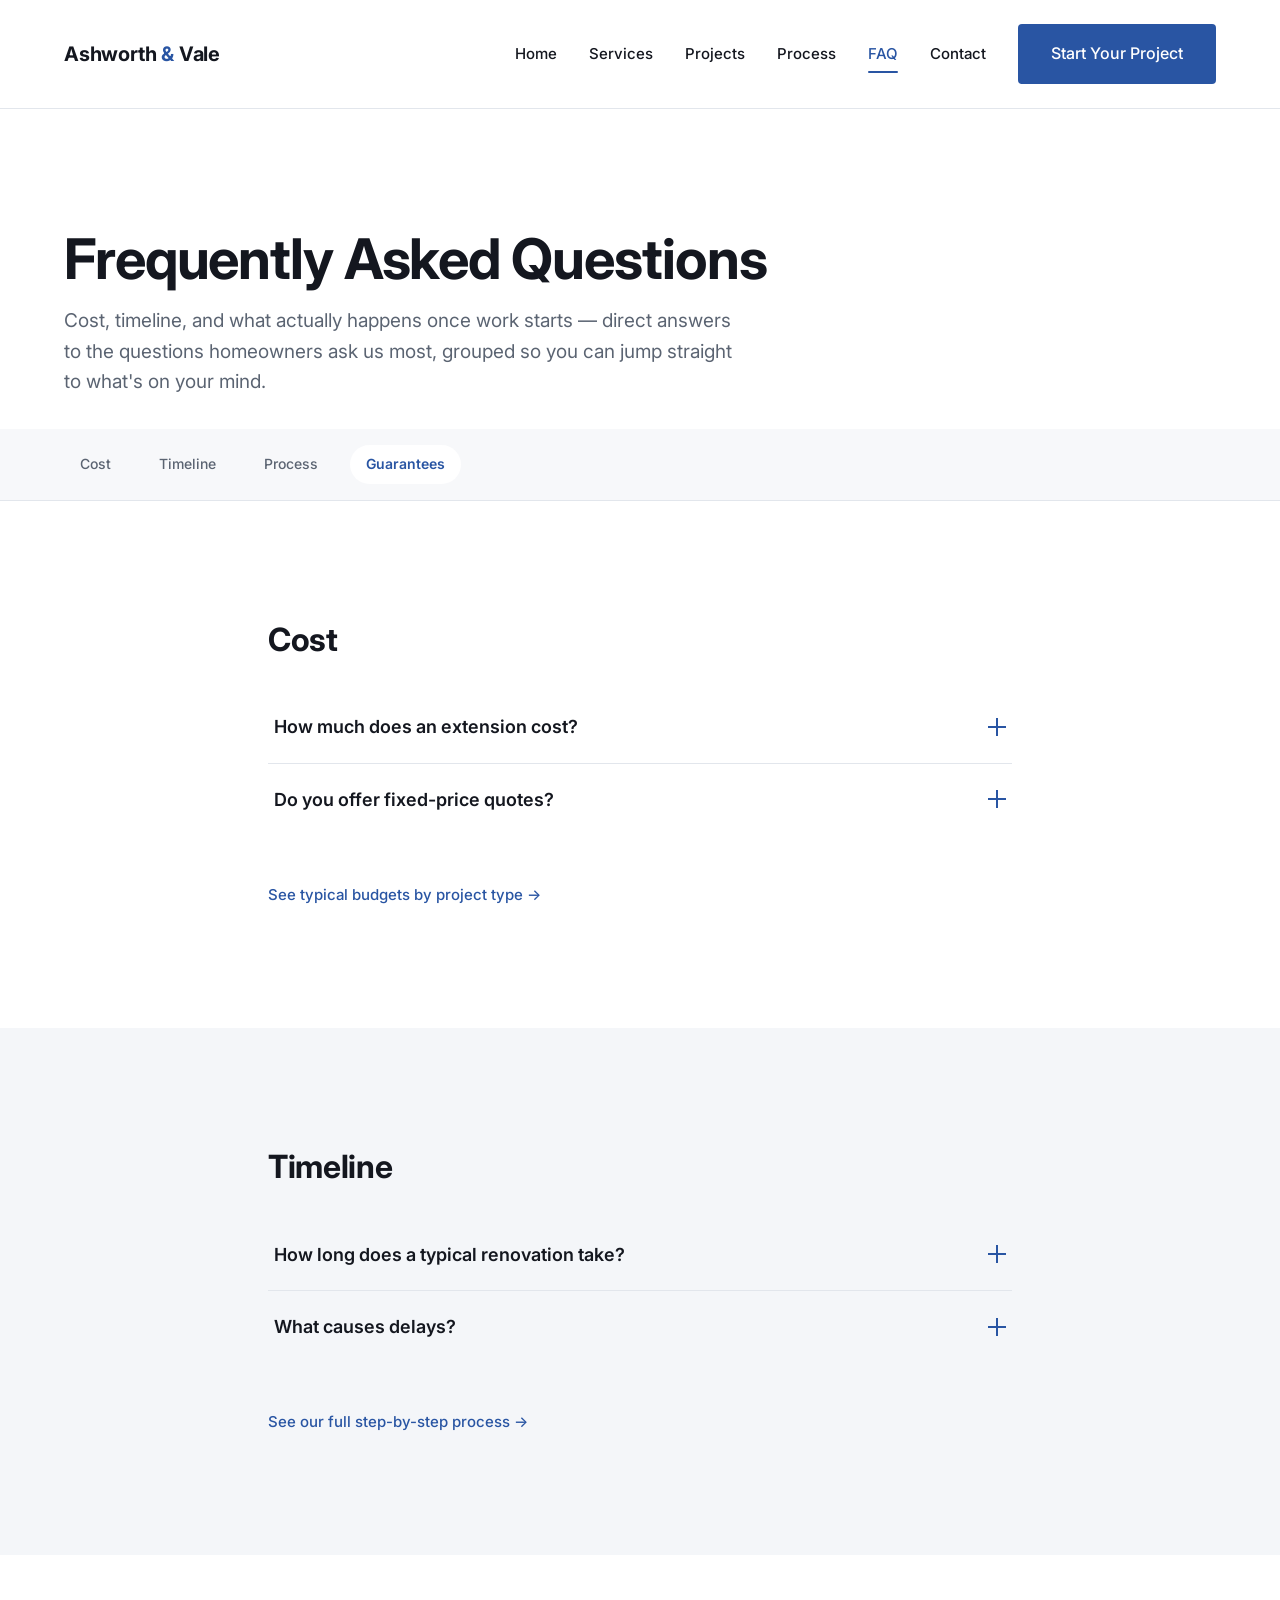
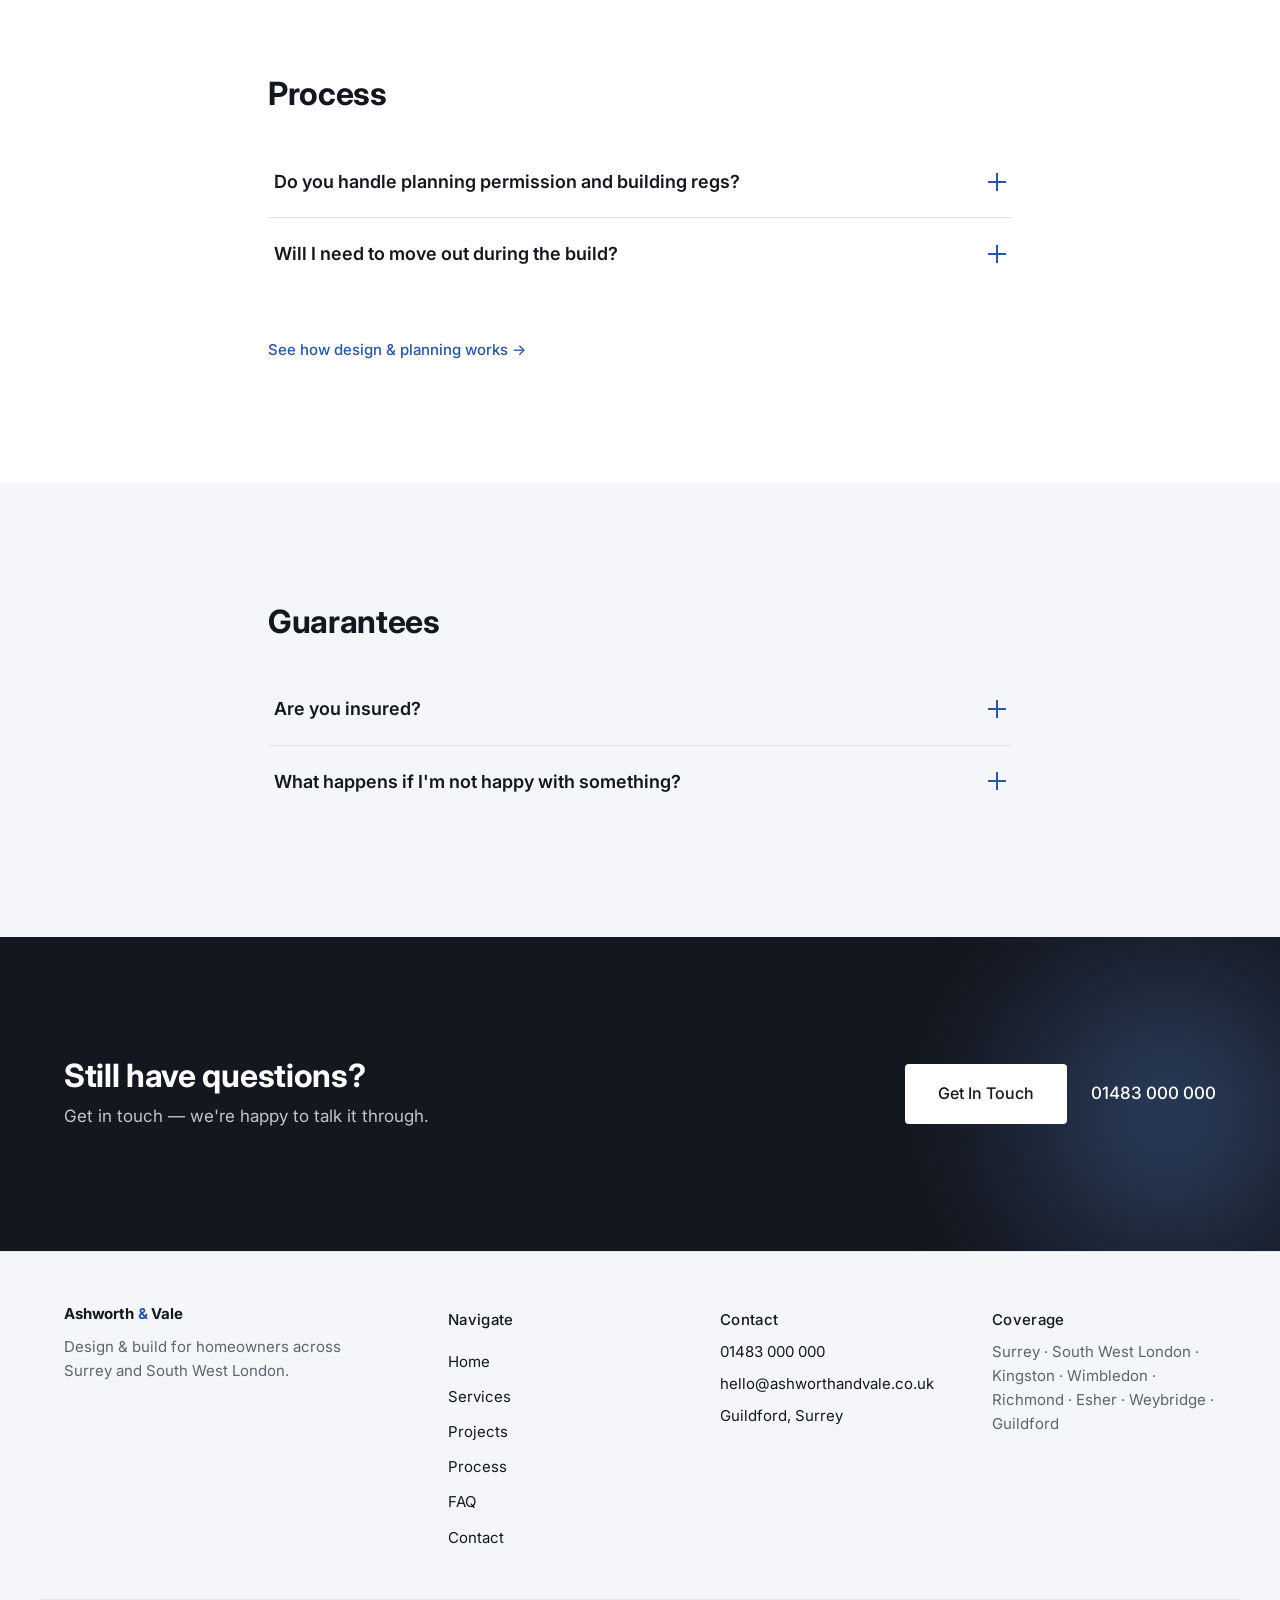
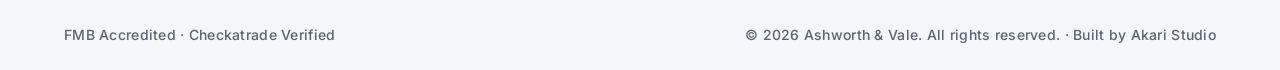
<file: faq.html>
<!DOCTYPE html>
<html lang="en">
<head>
  <meta charset="UTF-8">
  <meta name="viewport" content="width=device-width, initial-scale=1.0">
  <title>FAQs | Ashworth &amp; Vale</title>
  <meta name="description" content="Straight answers on cost, timeline, planning permission, and guarantees — everything homeowners ask before starting an extension or renovation with Ashworth & Vale.">
  <link rel="preconnect" href="https://fonts.googleapis.com">
  <link rel="preconnect" href="https://fonts.gstatic.com" crossorigin>
  <link href="https://fonts.googleapis.com/css2?family=Inter:wght@400;500;600;700&display=swap" rel="stylesheet">
  <link rel="stylesheet" href="assets/css/styles.css">
  <noscript>
    <style>
      /* Without JS the accordion trigger never fires, so force every answer
         open and hide the now-nonfunctional icon — full content stays
         readable rather than permanently collapsed. */
      .faq-accordion__answer-wrap { grid-template-rows: 1fr !important; }
      .faq-accordion__icon { display: none; }
    </style>
  </noscript>
</head>
<body>

  <header class="site-header">
    <div class="container site-header__inner">
      <a href="index.html" class="site-logo">Ashworth <span class="site-logo__amp">&amp;</span> Vale</a>

      <nav class="site-nav" id="site-nav">
        <ul class="site-nav__list">
          <li><a href="index.html">Home</a></li>
          <li><a href="services.html">Services</a></li>
          <li><a href="projects.html">Projects</a></li>
          <li><a href="process.html">Process</a></li>
          <li><a href="faq.html">FAQ</a></li>
          <li><a href="contact.html">Contact</a></li>
        </ul>
        <a href="contact.html" class="btn btn-primary site-nav__cta">Start Your Project</a>
      </nav>

      <button class="menu-toggle" id="menu-toggle" aria-label="Toggle menu" aria-expanded="false" aria-controls="site-nav">
        <span></span><span></span><span></span>
      </button>
    </div>
  </header>

  <main>

    <!-- Page Intro -->
    <section class="simple-intro">
      <div class="container">
        <h1 class="simple-intro__title">Frequently Asked Questions</h1>
        <p class="simple-intro__lead">Cost, timeline, and what actually happens once work starts — direct answers to the questions homeowners ask us most, grouped so you can jump straight to what's on your mind.</p>
      </div>
    </section>

    <!-- Topic Nav — sticky jump-to-topic bar, highlights the topic currently in view -->
    <nav class="faq-topicnav" id="faq-topicnav" aria-label="Jump to a topic">
      <div class="container faq-topicnav__inner">
        <a href="#cost" class="faq-topicnav__link" data-target="cost">Cost</a>
        <a href="#timeline" class="faq-topicnav__link" data-target="timeline">Timeline</a>
        <a href="#process" class="faq-topicnav__link" data-target="process">Process</a>
        <a href="#guarantees" class="faq-topicnav__link" data-target="guarantees">Guarantees</a>
      </div>
    </nav>

    <!-- Topic: Cost -->
    <section class="faq-topic" id="cost">
      <div class="container faq-topic__inner">
        <h2>Cost</h2>
        <div class="faq-accordion__list">
          <div class="faq-accordion__item" data-reveal>
            <h3>
              <button class="faq-accordion__question" aria-expanded="false" aria-controls="faq-a-cost-1" id="faq-q-cost-1">
                How much does an extension cost?
                <span class="faq-accordion__icon" aria-hidden="true"></span>
              </button>
            </h3>
            <div class="faq-accordion__answer-wrap" id="faq-a-cost-1" role="region" aria-labelledby="faq-q-cost-1">
              <div class="faq-accordion__answer">
                <p>Most single-storey extensions start from around £45,000, depending on size, specification, and site conditions. We'll give you a clear estimate early on, not a vague range.</p>
              </div>
            </div>
          </div>
          <div class="faq-accordion__item reveal-delay-1" data-reveal>
            <h3>
              <button class="faq-accordion__question" aria-expanded="false" aria-controls="faq-a-cost-2" id="faq-q-cost-2">
                Do you offer fixed-price quotes?
                <span class="faq-accordion__icon" aria-hidden="true"></span>
              </button>
            </h3>
            <div class="faq-accordion__answer-wrap" id="faq-a-cost-2" role="region" aria-labelledby="faq-q-cost-2">
              <div class="faq-accordion__answer">
                <p>Yes. Once the design is agreed, we provide a fixed quote so you know the total cost before work begins.</p>
              </div>
            </div>
          </div>
        </div>
        <p class="faq-topic__related"><a href="services.html" class="service-card__link">See typical budgets by project type <span class="arrow">&rarr;</span></a></p>
      </div>
    </section>

    <!-- Topic: Timeline -->
    <section class="faq-topic section-alt" id="timeline">
      <div class="container faq-topic__inner">
        <h2>Timeline</h2>
        <div class="faq-accordion__list">
          <div class="faq-accordion__item" data-reveal>
            <h3>
              <button class="faq-accordion__question" aria-expanded="false" aria-controls="faq-a-timeline-1" id="faq-q-timeline-1">
                How long does a typical renovation take?
                <span class="faq-accordion__icon" aria-hidden="true"></span>
              </button>
            </h3>
            <div class="faq-accordion__answer-wrap" id="faq-a-timeline-1" role="region" aria-labelledby="faq-q-timeline-1">
              <div class="faq-accordion__answer">
                <p>A single-storey extension typically takes 10–14 weeks to build. Full renovations usually run 3–6 months. We'll confirm a realistic timeline for your specific project before you commit.</p>
              </div>
            </div>
          </div>
          <div class="faq-accordion__item reveal-delay-1" data-reveal>
            <h3>
              <button class="faq-accordion__question" aria-expanded="false" aria-controls="faq-a-timeline-2" id="faq-q-timeline-2">
                What causes delays?
                <span class="faq-accordion__icon" aria-hidden="true"></span>
              </button>
            </h3>
            <div class="faq-accordion__answer-wrap" id="faq-a-timeline-2" role="region" aria-labelledby="faq-q-timeline-2">
              <div class="faq-accordion__answer">
                <p>Weather, unforeseen structural issues, and third-party approvals are the most common causes. We build contingency into every timeline and flag any risk early.</p>
              </div>
            </div>
          </div>
        </div>
        <p class="faq-topic__related"><a href="process.html" class="service-card__link">See our full step-by-step process <span class="arrow">&rarr;</span></a></p>
      </div>
    </section>

    <!-- Topic: Process -->
    <section class="faq-topic" id="process">
      <div class="container faq-topic__inner">
        <h2>Process</h2>
        <div class="faq-accordion__list">
          <div class="faq-accordion__item" data-reveal>
            <h3>
              <button class="faq-accordion__question" aria-expanded="false" aria-controls="faq-a-process-1" id="faq-q-process-1">
                Do you handle planning permission and building regs?
                <span class="faq-accordion__icon" aria-hidden="true"></span>
              </button>
            </h3>
            <div class="faq-accordion__answer-wrap" id="faq-a-process-1" role="region" aria-labelledby="faq-q-process-1">
              <div class="faq-accordion__answer">
                <p>Yes — we manage planning permission and building regulations applications as part of our design service.</p>
              </div>
            </div>
          </div>
          <div class="faq-accordion__item reveal-delay-1" data-reveal>
            <h3>
              <button class="faq-accordion__question" aria-expanded="false" aria-controls="faq-a-process-2" id="faq-q-process-2">
                Will I need to move out during the build?
                <span class="faq-accordion__icon" aria-hidden="true"></span>
              </button>
            </h3>
            <div class="faq-accordion__answer-wrap" id="faq-a-process-2" role="region" aria-labelledby="faq-q-process-2">
              <div class="faq-accordion__answer">
                <p>Most clients stay in their homes throughout. For larger renovations affecting kitchens or bathrooms, we'll talk through what's realistic for your situation.</p>
              </div>
            </div>
          </div>
        </div>
        <p class="faq-topic__related"><a href="process.html" class="service-card__link">See how design &amp; planning works <span class="arrow">&rarr;</span></a></p>
      </div>
    </section>

    <!-- Topic: Guarantees -->
    <section class="faq-topic section-alt" id="guarantees">
      <div class="container faq-topic__inner">
        <h2>Guarantees</h2>
        <div class="faq-accordion__list">
          <div class="faq-accordion__item" data-reveal>
            <h3>
              <button class="faq-accordion__question" aria-expanded="false" aria-controls="faq-a-guarantees-1" id="faq-q-guarantees-1">
                Are you insured?
                <span class="faq-accordion__icon" aria-hidden="true"></span>
              </button>
            </h3>
            <div class="faq-accordion__answer-wrap" id="faq-a-guarantees-1" role="region" aria-labelledby="faq-q-guarantees-1">
              <div class="faq-accordion__answer">
                <p>Yes, we carry full public liability and works insurance, and we're accredited by the Federation of Master Builders.</p>
              </div>
            </div>
          </div>
          <div class="faq-accordion__item reveal-delay-1" data-reveal>
            <h3>
              <button class="faq-accordion__question" aria-expanded="false" aria-controls="faq-a-guarantees-2" id="faq-q-guarantees-2">
                What happens if I'm not happy with something?
                <span class="faq-accordion__icon" aria-hidden="true"></span>
              </button>
            </h3>
            <div class="faq-accordion__answer-wrap" id="faq-a-guarantees-2" role="region" aria-labelledby="faq-q-guarantees-2">
              <div class="faq-accordion__answer">
                <p>We snag and resolve any issues before handover, and stand behind our work after completion.</p>
              </div>
            </div>
          </div>
        </div>
      </div>
    </section>

    <!-- CTA Band -->
    <section class="cta-band">
      <div class="container cta-band__inner">
        <div>
          <h2>Still have questions?</h2>
          <p>Get in touch — we're happy to talk it through.</p>
        </div>
        <div class="cta-band__actions">
          <a href="contact.html" class="btn btn-primary">Get In Touch</a>
          <a href="tel:01483000000" class="cta-band__phone">01483 000 000</a>
        </div>
      </div>
    </section>

  </main>

  <footer class="site-footer">
    <div class="container site-footer__inner">
      <div class="site-footer__col">
        <a href="index.html" class="site-logo">Ashworth <span class="site-logo__amp">&amp;</span> Vale</a>
        <p class="site-footer__tagline">Design &amp; build for homeowners across Surrey and South West London.</p>
      </div>
      <div class="site-footer__col">
        <p class="label">Navigate</p>
        <ul class="site-footer__list">
          <li><a href="index.html">Home</a></li>
          <li><a href="services.html">Services</a></li>
          <li><a href="projects.html">Projects</a></li>
          <li><a href="process.html">Process</a></li>
          <li><a href="faq.html">FAQ</a></li>
          <li><a href="contact.html">Contact</a></li>
        </ul>
      </div>
      <div class="site-footer__col">
        <p class="label">Contact</p>
        <p><a href="tel:01483000000">01483 000 000</a></p>
        <p><a href="mailto:hello@ashworthandvale.co.uk">hello@ashworthandvale.co.uk</a></p>
        <p>Guildford, Surrey</p>
      </div>
      <div class="site-footer__col">
        <p class="label">Coverage</p>
        <p class="site-footer__coverage">Surrey &middot; South West London &middot; Kingston &middot; Wimbledon &middot; Richmond &middot; Esher &middot; Weybridge &middot; Guildford</p>
      </div>
    </div>
    <div class="container site-footer__bottom">
      <p class="caption">FMB Accredited &middot; Checkatrade Verified</p>
      <p class="caption">&copy; 2026 Ashworth &amp; Vale. All rights reserved. &middot; Built by Akari Studio</p>
    </div>
  </footer>

  <script src="assets/js/main.js"></script>
</body>
</html>
</file>
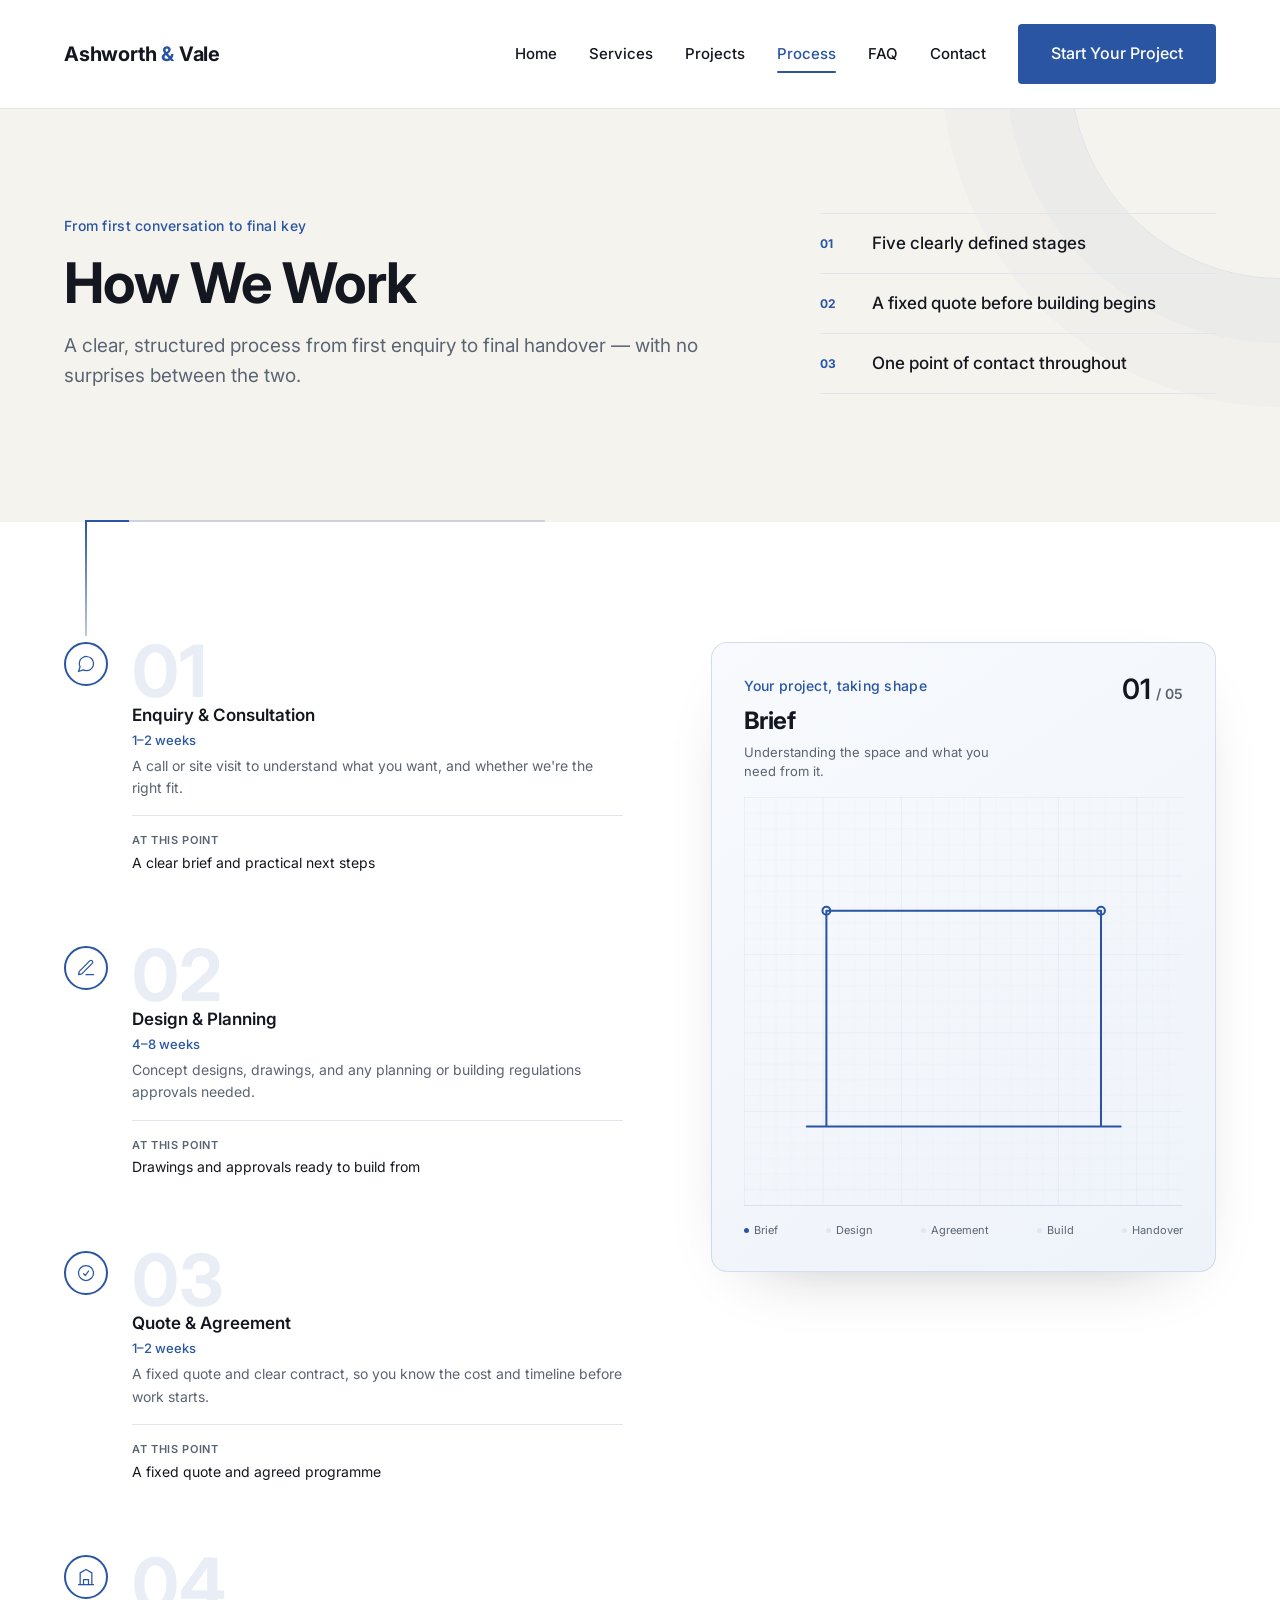
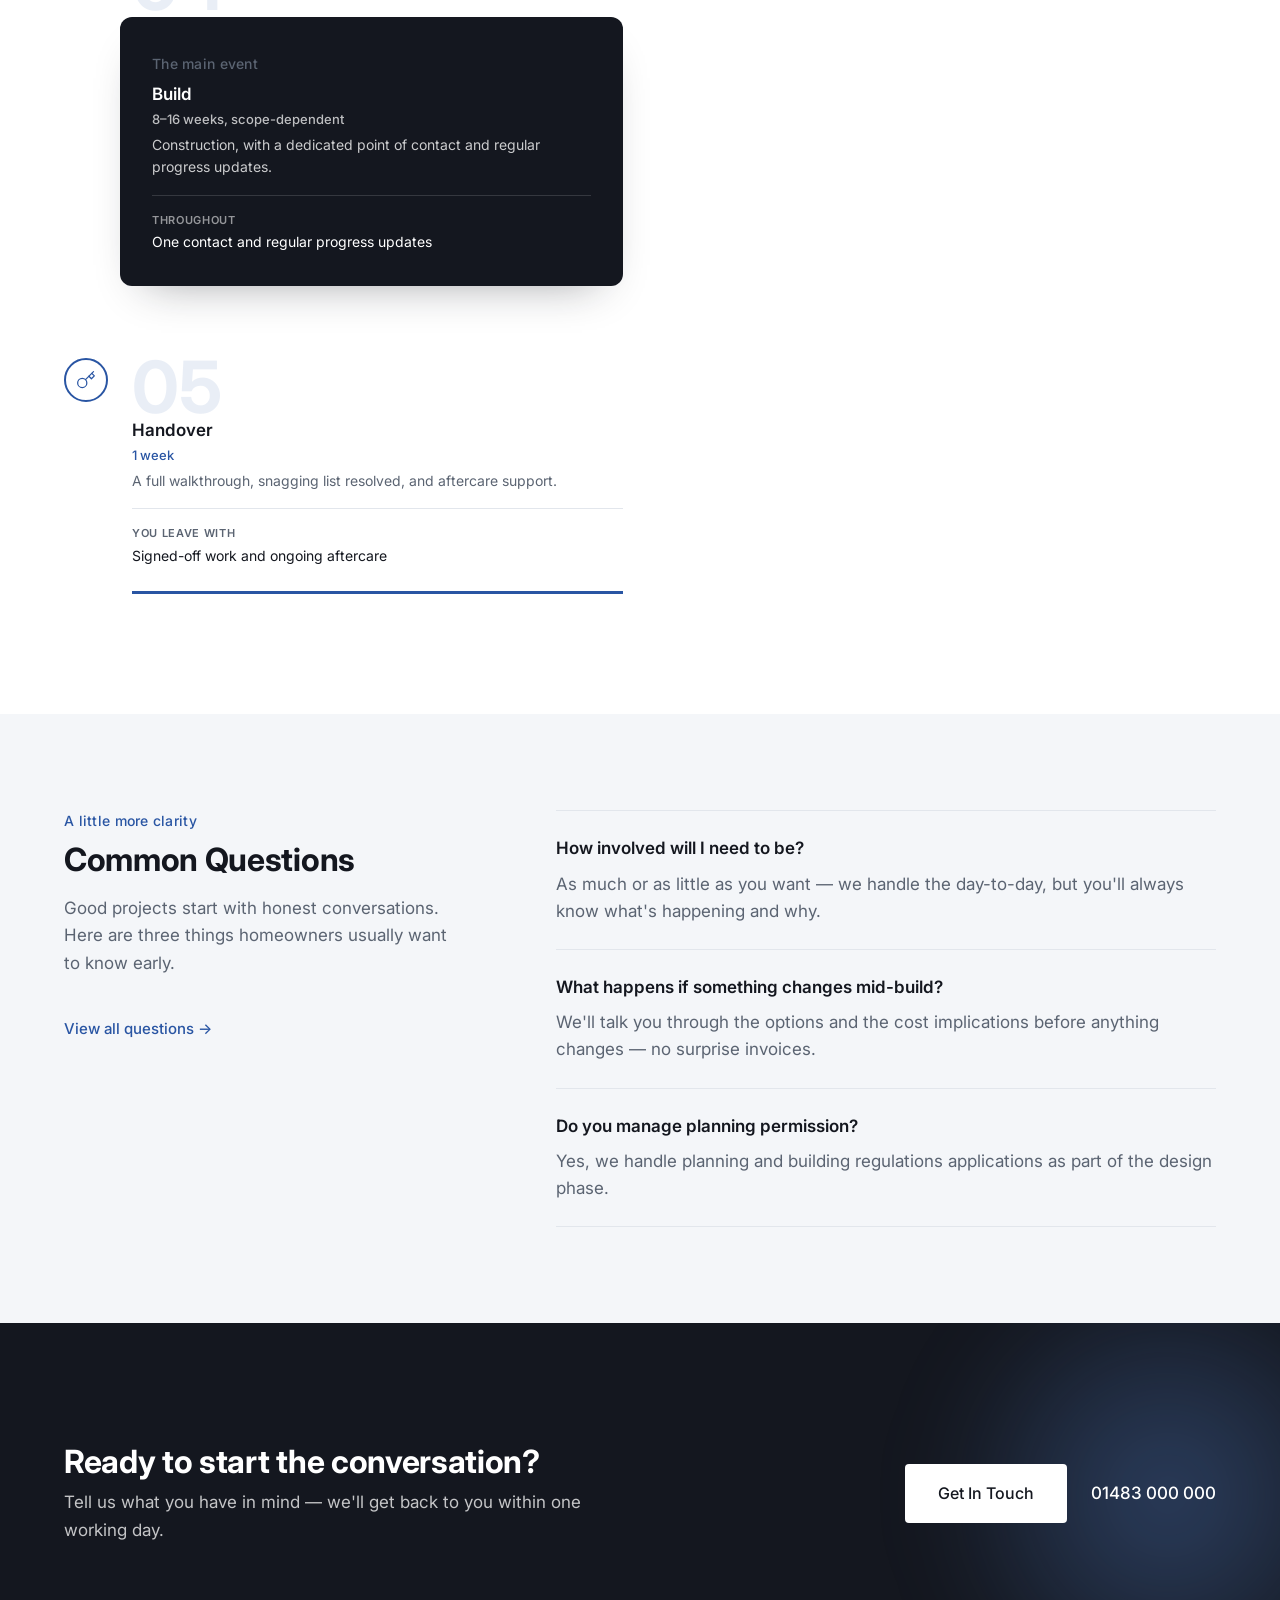
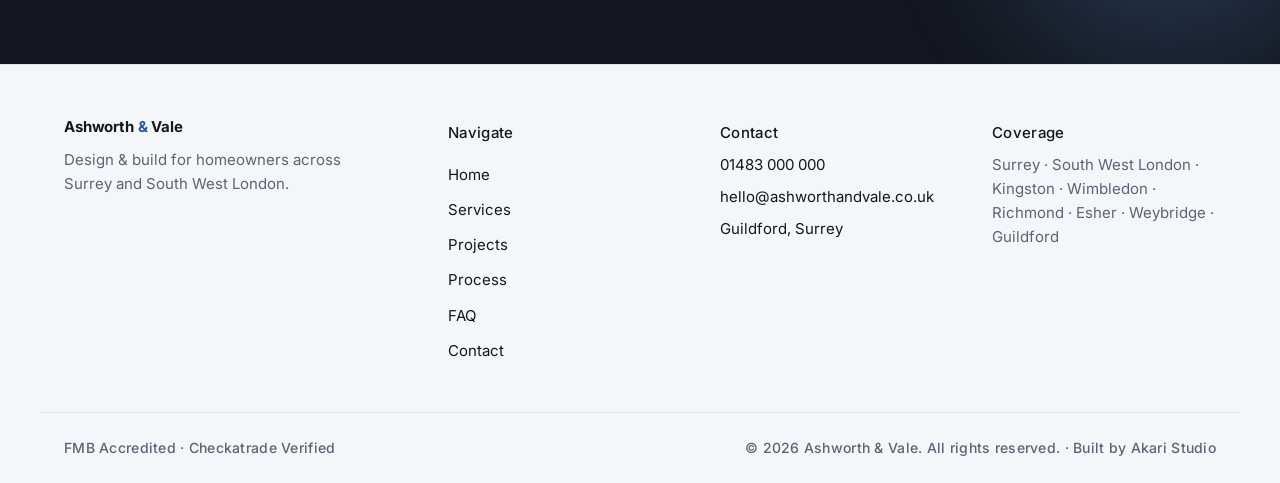
<file: process.html>
<!DOCTYPE html>
<html lang="en">
<head>
  <meta charset="UTF-8">
  <meta name="viewport" content="width=device-width, initial-scale=1.0">
  <title>How We Work | Ashworth &amp; Vale</title>
  <meta name="description" content="A clear, structured process from first enquiry to final handover — how Ashworth & Vale runs an extension or renovation project.">
  <link rel="preconnect" href="https://fonts.googleapis.com">
  <link rel="preconnect" href="https://fonts.gstatic.com" crossorigin>
  <link href="https://fonts.googleapis.com/css2?family=Inter:wght@400;500;600;700&display=swap" rel="stylesheet">
  <link rel="stylesheet" href="assets/css/styles.css">
</head>
<body>

  <header class="site-header">
    <div class="container site-header__inner">
      <a href="index.html" class="site-logo">Ashworth <span class="site-logo__amp">&amp;</span> Vale</a>

      <nav class="site-nav" id="site-nav">
        <ul class="site-nav__list">
          <li><a href="index.html">Home</a></li>
          <li><a href="services.html">Services</a></li>
          <li><a href="projects.html">Projects</a></li>
          <li><a href="process.html">Process</a></li>
          <li><a href="faq.html">FAQ</a></li>
          <li><a href="contact.html">Contact</a></li>
        </ul>
        <a href="contact.html" class="btn btn-primary site-nav__cta">Start Your Project</a>
      </nav>

      <button class="menu-toggle" id="menu-toggle" aria-label="Toggle menu" aria-expanded="false" aria-controls="site-nav">
        <span></span><span></span><span></span>
      </button>
    </div>
  </header>

  <main>

    <!-- Page Intro -->
    <section class="simple-intro process-intro">
      <div class="container process-intro__grid">
        <div class="process-intro__copy">
          <p class="label process-intro__eyebrow">From first conversation to final key</p>
          <h1 class="simple-intro__title">How We Work</h1>
          <p class="simple-intro__lead">A clear, structured process from first enquiry to final handover — with no surprises between the two.</p>
        </div>
        <ul class="process-promises" aria-label="What to expect from our process">
          <li>
            <span class="process-promises__mark" aria-hidden="true">01</span>
            <span>Five clearly defined stages</span>
          </li>
          <li>
            <span class="process-promises__mark" aria-hidden="true">02</span>
            <span>A fixed quote before building begins</span>
          </li>
          <li>
            <span class="process-promises__mark" aria-hidden="true">03</span>
            <span>One point of contact throughout</span>
          </li>
        </ul>
      </div>
    </section>

    <!-- Process Journey -->
    <section class="process-full">
      <div class="container process-journey">
        <ol class="process-steps process-steps--full">
          <li class="process-step" data-process-step="1" data-reveal>
            <span class="process-steps__number" aria-hidden="true">01</span>
            <span class="icon-circle" aria-hidden="true">
              <svg viewBox="0 0 24 24" fill="none" stroke="currentColor" stroke-width="1.5" stroke-linecap="round" stroke-linejoin="round"><path d="M21 11.5a8.38 8.38 0 0 1-.9 3.8 8.5 8.5 0 0 1-7.6 4.7 8.38 8.38 0 0 1-3.8-.9L3 21l1.9-5.7a8.38 8.38 0 0 1-.9-3.8 8.5 8.5 0 0 1 4.7-7.6 8.38 8.38 0 0 1 3.8-.9h.5a8.48 8.48 0 0 1 8 8v.5Z"/></svg>
            </span>
            <div class="process-step__content">
              <h3>Enquiry &amp; Consultation</h3>
              <p class="process-steps__time">1–2 weeks</p>
              <p>A call or site visit to understand what you want, and whether we're the right fit.</p>
              <p class="process-step__outcome"><span>At this point</span> A clear brief and practical next steps</p>
            </div>
          </li>
          <li class="process-step reveal-delay-1" data-process-step="2" data-reveal>
            <span class="process-steps__number" aria-hidden="true">02</span>
            <span class="icon-circle" aria-hidden="true">
              <svg viewBox="0 0 24 24" fill="none" stroke="currentColor" stroke-width="1.5" stroke-linecap="round" stroke-linejoin="round"><path d="M12 20h9"/><path d="M16.5 3.5a2.12 2.12 0 0 1 3 3L7 19l-4 1 1-4Z"/></svg>
            </span>
            <div class="process-step__content">
              <h3>Design &amp; Planning</h3>
              <p class="process-steps__time">4–8 weeks</p>
              <p>Concept designs, drawings, and any planning or building regulations approvals needed.</p>
              <p class="process-step__outcome"><span>At this point</span> Drawings and approvals ready to build from</p>
            </div>
          </li>
          <li class="process-step reveal-delay-2" data-process-step="3" data-reveal>
            <span class="process-steps__number" aria-hidden="true">03</span>
            <span class="icon-circle" aria-hidden="true">
              <svg viewBox="0 0 24 24" fill="none" stroke="currentColor" stroke-width="1.5" stroke-linecap="round" stroke-linejoin="round"><path d="M9 12.75 11.25 15 15 9.75"/><circle cx="12" cy="12" r="9"/></svg>
            </span>
            <div class="process-step__content">
              <h3>Quote &amp; Agreement</h3>
              <p class="process-steps__time">1–2 weeks</p>
              <p>A fixed quote and clear contract, so you know the cost and timeline before work starts.</p>
              <p class="process-step__outcome"><span>At this point</span> A fixed quote and agreed programme</p>
            </div>
          </li>
          <li class="process-step process-step--build reveal-delay-3" data-process-step="4" data-reveal>
            <span class="process-steps__number" aria-hidden="true">04</span>
            <span class="icon-circle" aria-hidden="true">
              <svg viewBox="0 0 24 24" fill="none" stroke="currentColor" stroke-width="1.5" stroke-linecap="round" stroke-linejoin="round"><path d="M3 21h18"/><path d="M5 21V7l7-4 7 4v14"/><path d="M9 21v-6h6v6"/></svg>
            </span>
            <div class="process-step__content">
              <p class="label process-step__focus">The main event</p>
              <h3>Build</h3>
              <p class="process-steps__time">8–16 weeks, scope-dependent</p>
              <p>Construction, with a dedicated point of contact and regular progress updates.</p>
              <p class="process-step__outcome"><span>Throughout</span> One contact and regular progress updates</p>
            </div>
          </li>
          <li class="process-step process-step--handover" data-process-step="5" data-reveal>
            <span class="process-steps__number" aria-hidden="true">05</span>
            <span class="icon-circle" aria-hidden="true">
              <svg viewBox="0 0 24 24" fill="none" stroke="currentColor" stroke-width="1.5" stroke-linecap="round" stroke-linejoin="round"><circle cx="7.5" cy="15.5" r="5.5"/><path d="m21 2-9.6 9.6"/><path d="m15.5 7.5 3 3L22 7l-3-3"/></svg>
            </span>
            <div class="process-step__content">
              <h3>Handover</h3>
              <p class="process-steps__time">1 week</p>
              <p>A full walkthrough, snagging list resolved, and aftercare support.</p>
              <p class="process-step__outcome"><span>You leave with</span> Signed-off work and ongoing aftercare</p>
            </div>
          </li>
        </ol>

        <aside class="process-blueprint" data-process-visual aria-hidden="true">
          <div class="process-blueprint__panel">
            <div class="process-blueprint__header">
              <div>
                <p class="label">Your project, taking shape</p>
                <p class="process-blueprint__stage-name" data-process-stage-title>Brief</p>
                <p class="process-blueprint__stage-note" data-process-stage-note>Understanding the space and what you need from it.</p>
              </div>
              <p class="process-blueprint__counter"><span data-process-current>01</span><span>/ 05</span></p>
            </div>
            <svg class="process-blueprint__drawing" viewBox="0 0 560 520" role="presentation">
              <defs>
                <pattern id="blueprint-grid-small" width="20" height="20" patternUnits="userSpaceOnUse">
                  <path d="M 20 0 L 0 0 0 20" fill="none" stroke="currentColor" stroke-width="0.5"/>
                </pattern>
                <pattern id="blueprint-grid" width="100" height="100" patternUnits="userSpaceOnUse">
                  <rect width="100" height="100" fill="url(#blueprint-grid-small)"/>
                  <path d="M 100 0 L 0 0 0 100" fill="none" stroke="currentColor" stroke-width="1"/>
                </pattern>
              </defs>
              <rect class="process-blueprint__grid" x="0" y="0" width="560" height="520" fill="url(#blueprint-grid)"/>
              <g class="blueprint-stage blueprint-stage--1 is-drawn" data-blueprint-stage="1">
                <path d="M80 420H480M105 420V145H455V420"/>
                <circle cx="105" cy="145" r="5"/><circle cx="455" cy="145" r="5"/>
              </g>
              <g class="blueprint-stage blueprint-stage--2" data-blueprint-stage="2">
                <path d="M105 250H455M265 145V420M105 335H265M360 250V420"/>
                <path d="M235 250A30 30 0 0 1 265 280M330 250A30 30 0 0 0 360 280"/>
                <path d="M155 145V250M405 145V250"/>
              </g>
              <g class="blueprint-stage blueprint-stage--3" data-blueprint-stage="3">
                <path d="M85 125H475M85 125l12-7M85 125l12 7M475 125l-12-7M475 125l-12 7"/>
                <path d="M70 145V420M70 145l-7 12M70 145l7 12M70 420l-7-12M70 420l7-12"/>
                <text x="250" y="112">8.4 m</text><text x="43" y="300" transform="rotate(-90 43 300)">6.6 m</text>
                <path d="M390 375l18 18 36-42"/>
              </g>
              <g class="blueprint-stage blueprint-stage--4" data-blueprint-stage="4">
                <path d="M115 420V275L280 165 445 275V420"/>
                <path d="M155 420V315H250V420M310 420V305H405V420"/>
                <path d="M280 165V420M145 270l135-90 135 90"/>
                <path d="M175 335h55M330 330h55"/>
              </g>
              <g class="blueprint-stage blueprint-stage--5" data-blueprint-stage="5">
                <circle cx="410" cy="125" r="26"/>
                <path d="M390 125l14 14 28-32"/>
                <path d="M175 455h210"/>
                <path d="M280 435v40"/>
              </g>
            </svg>
            <div class="process-blueprint__legend">
              <span><i></i> Brief</span>
              <span><i></i> Design</span>
              <span><i></i> Agreement</span>
              <span><i></i> Build</span>
              <span><i></i> Handover</span>
            </div>
          </div>
        </aside>
      </div>
    </section>

    <!-- FAQ (condensed) -->
    <section class="process-faq section-alt">
      <div class="container process-faq__layout">
        <div class="process-faq__intro" data-reveal>
          <p class="label">A little more clarity</p>
          <h2>Common Questions</h2>
          <p>Good projects start with honest conversations. Here are three things homeowners usually want to know early.</p>
          <p class="process-faq__more">
            <a href="faq.html" class="service-card__link">View all questions <span class="arrow">&rarr;</span></a>
          </p>
        </div>
        <dl class="simple-faq" data-reveal>
          <div class="simple-faq__item" data-reveal>
            <dt>How involved will I need to be?</dt>
            <dd>As much or as little as you want — we handle the day-to-day, but you'll always know what's happening and why.</dd>
          </div>
          <div class="simple-faq__item reveal-delay-1" data-reveal>
            <dt>What happens if something changes mid-build?</dt>
            <dd>We'll talk you through the options and the cost implications before anything changes — no surprise invoices.</dd>
          </div>
          <div class="simple-faq__item reveal-delay-2" data-reveal>
            <dt>Do you manage planning permission?</dt>
            <dd>Yes, we handle planning and building regulations applications as part of the design phase.</dd>
          </div>
        </dl>
      </div>
    </section>

    <!-- CTA Band -->
    <section class="cta-band">
      <div class="container cta-band__inner">
        <div>
          <h2>Ready to start the conversation?</h2>
          <p>Tell us what you have in mind — we'll get back to you within one working day.</p>
        </div>
        <div class="cta-band__actions">
          <a href="contact.html" class="btn btn-primary">Get In Touch</a>
          <a href="tel:01483000000" class="cta-band__phone">01483 000 000</a>
        </div>
      </div>
    </section>

  </main>

  <footer class="site-footer">
    <div class="container site-footer__inner">
      <div class="site-footer__col">
        <a href="index.html" class="site-logo">Ashworth <span class="site-logo__amp">&amp;</span> Vale</a>
        <p class="site-footer__tagline">Design &amp; build for homeowners across Surrey and South West London.</p>
      </div>
      <div class="site-footer__col">
        <p class="label">Navigate</p>
        <ul class="site-footer__list">
          <li><a href="index.html">Home</a></li>
          <li><a href="services.html">Services</a></li>
          <li><a href="projects.html">Projects</a></li>
          <li><a href="process.html">Process</a></li>
          <li><a href="faq.html">FAQ</a></li>
          <li><a href="contact.html">Contact</a></li>
        </ul>
      </div>
      <div class="site-footer__col">
        <p class="label">Contact</p>
        <p><a href="tel:01483000000">01483 000 000</a></p>
        <p><a href="mailto:hello@ashworthandvale.co.uk">hello@ashworthandvale.co.uk</a></p>
        <p>Guildford, Surrey</p>
      </div>
      <div class="site-footer__col">
        <p class="label">Coverage</p>
        <p class="site-footer__coverage">Surrey &middot; South West London &middot; Kingston &middot; Wimbledon &middot; Richmond &middot; Esher &middot; Weybridge &middot; Guildford</p>
      </div>
    </div>
    <div class="container site-footer__bottom">
      <p class="caption">FMB Accredited &middot; Checkatrade Verified</p>
      <p class="caption">&copy; 2026 Ashworth &amp; Vale. All rights reserved. &middot; Built by Akari Studio</p>
    </div>
  </footer>

  <script src="assets/js/main.js"></script>
</body>
</html>
</file>
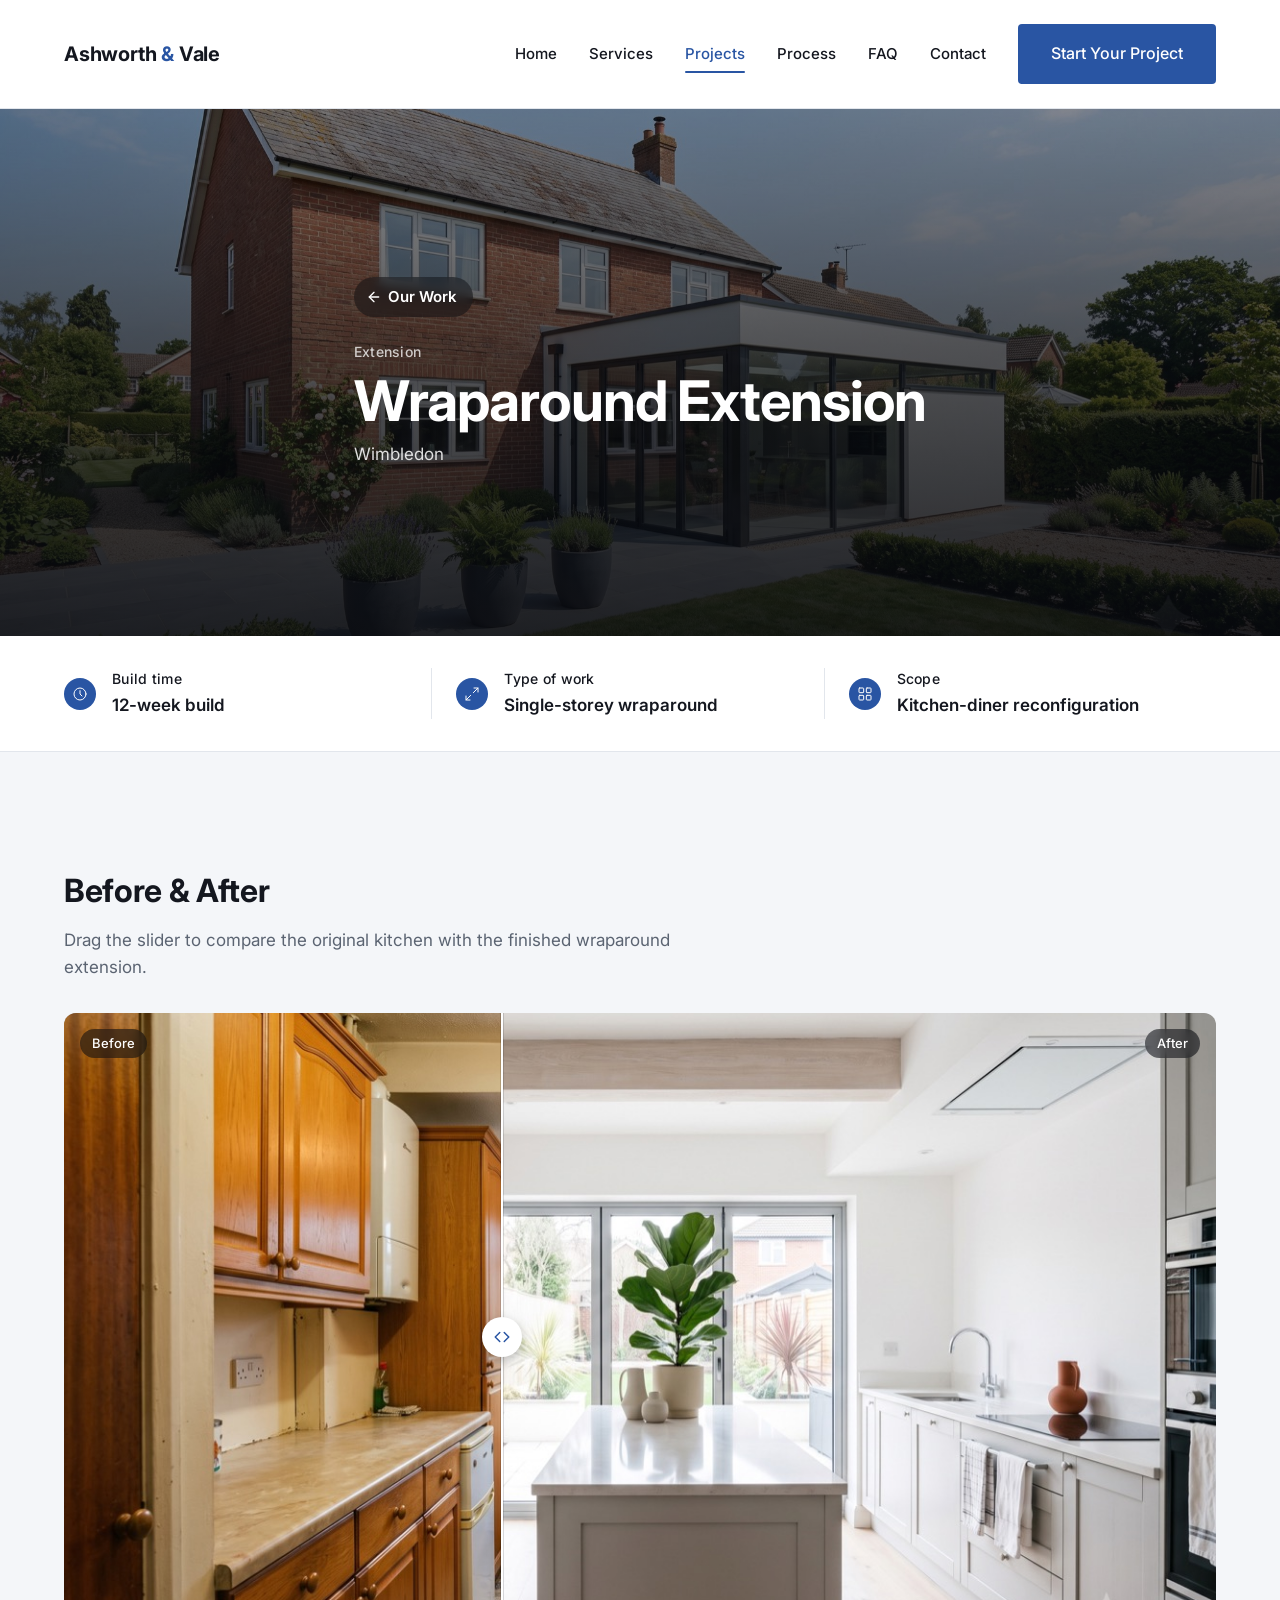
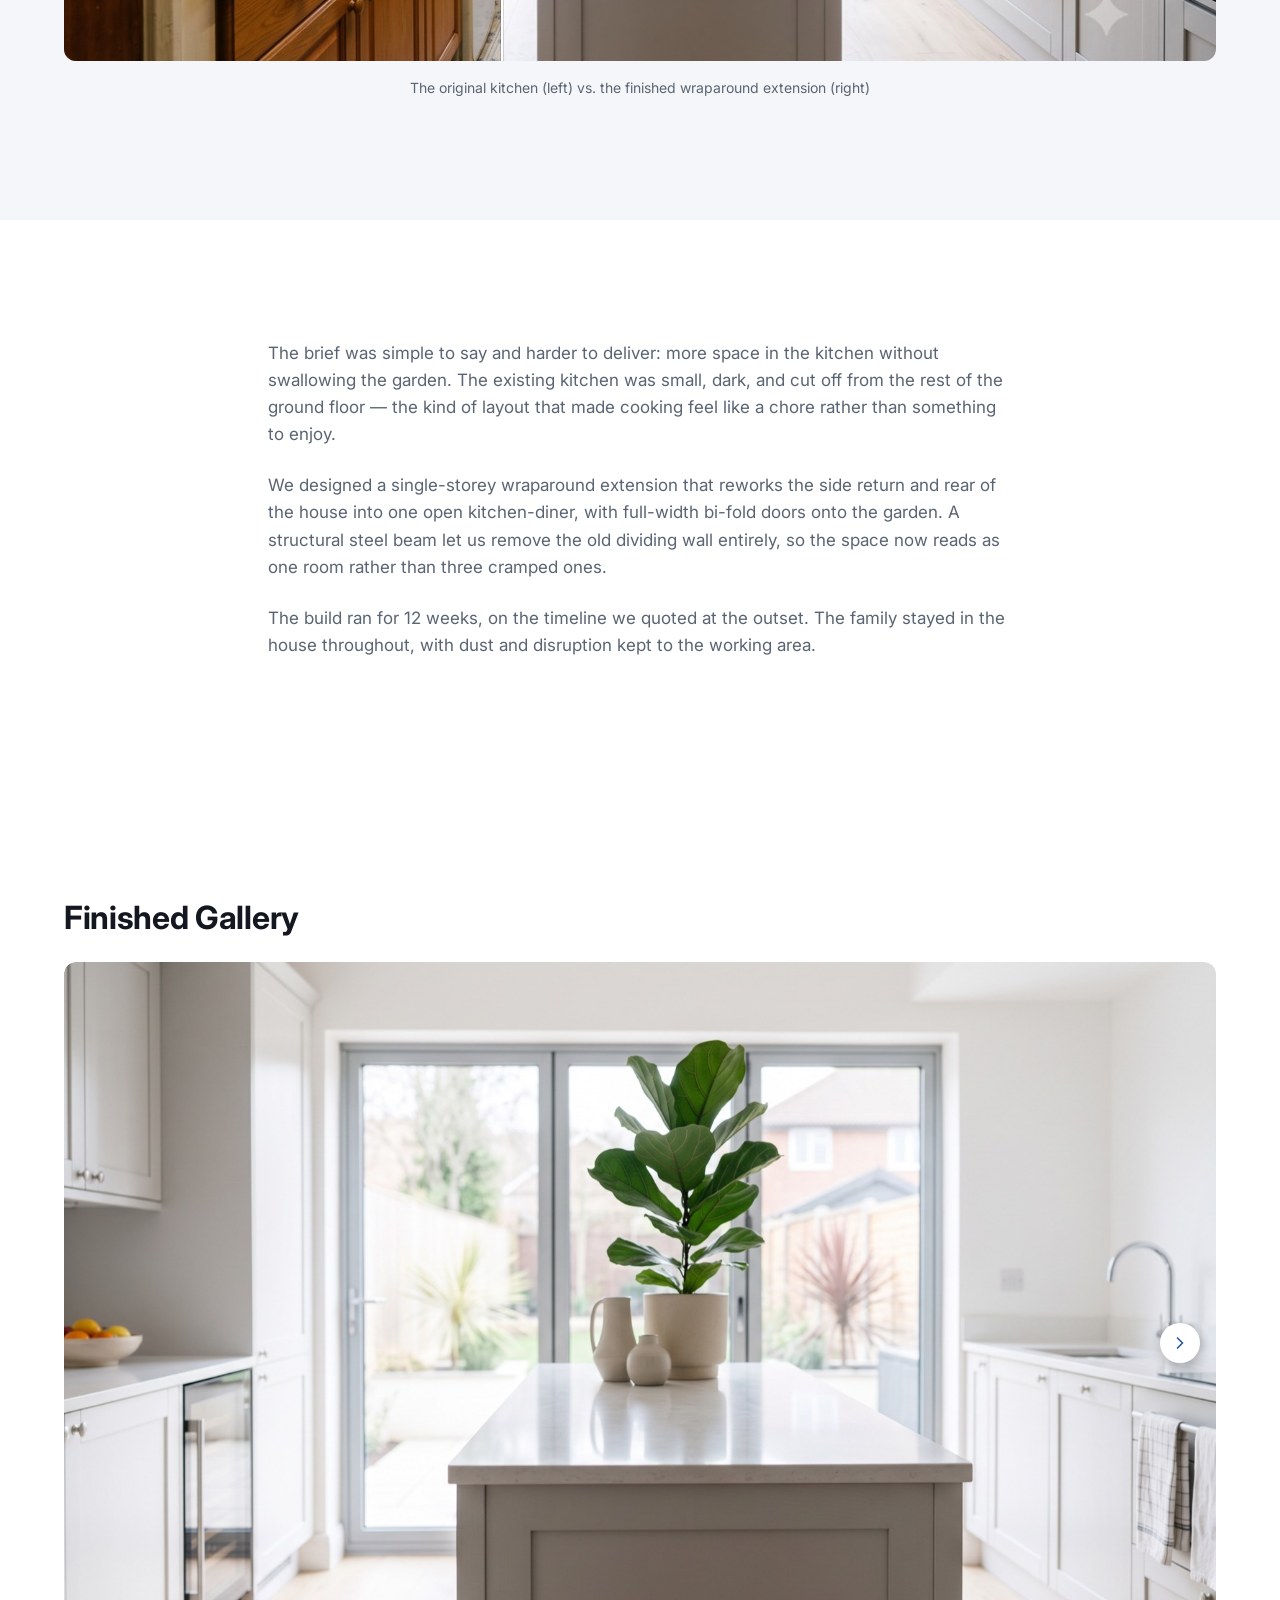
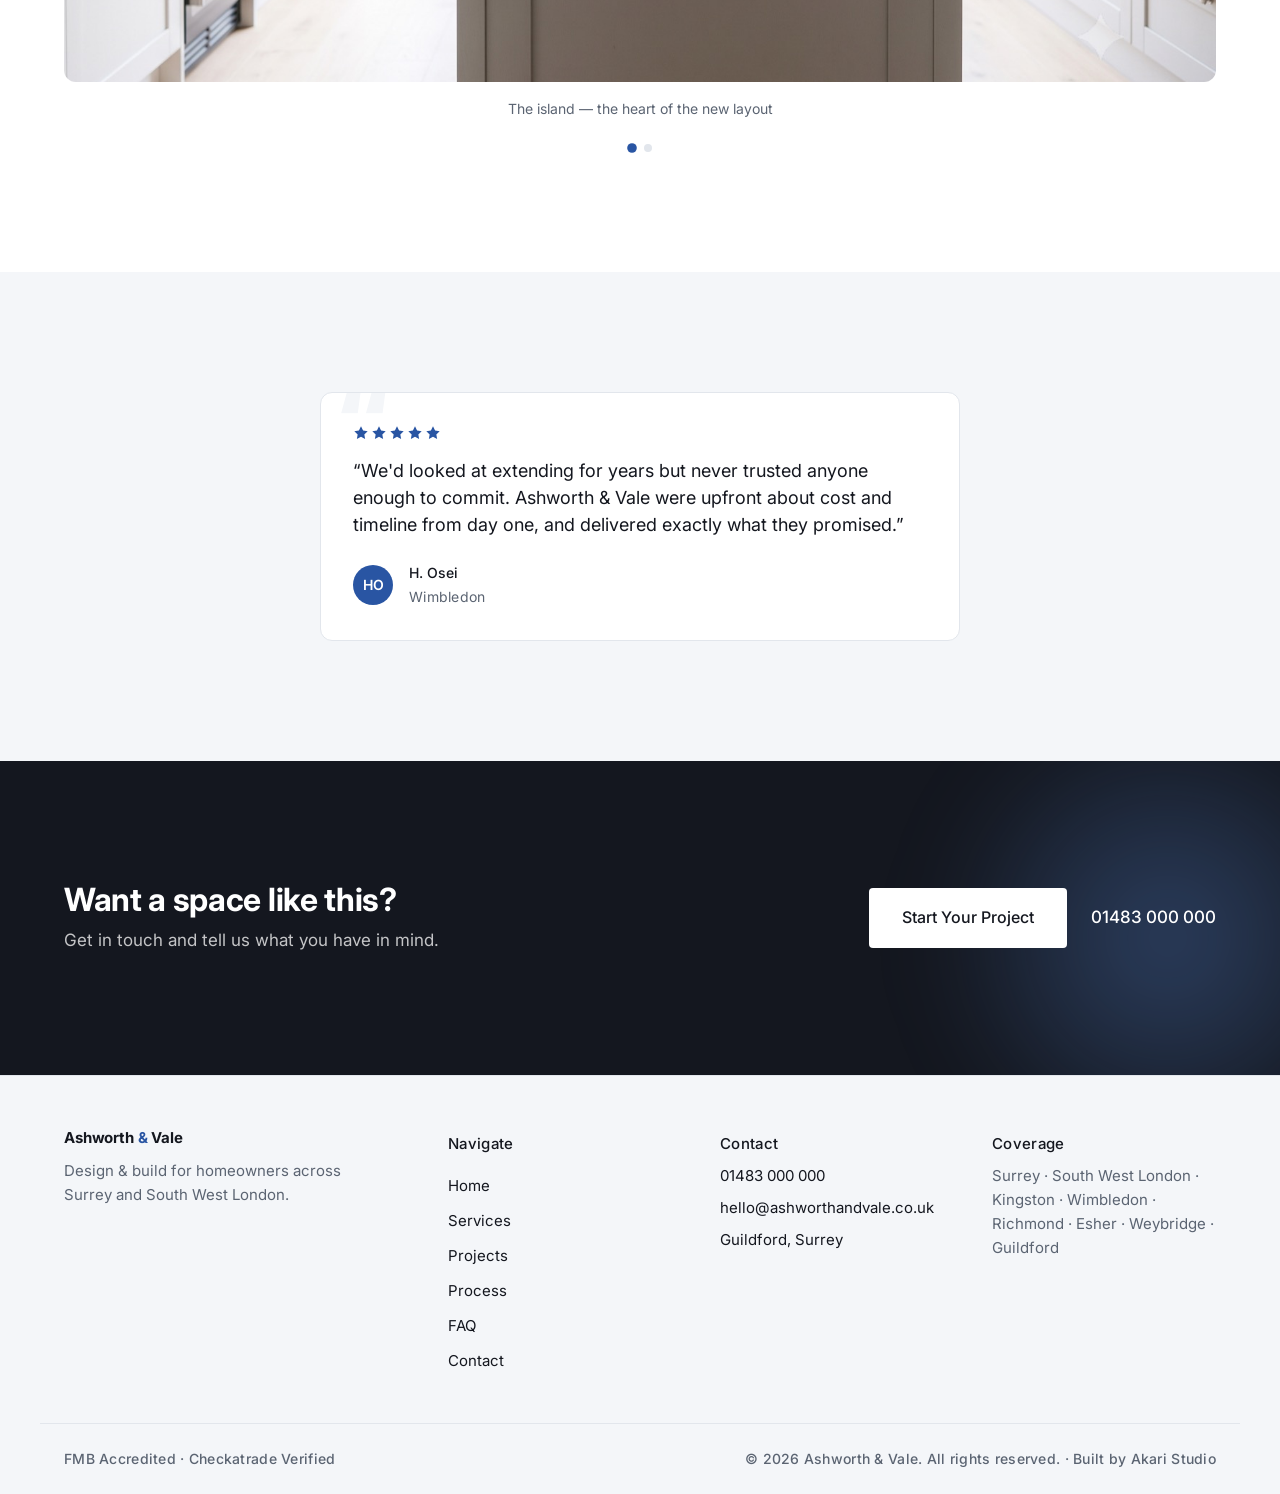
<file: project-detail.html>
<!DOCTYPE html>
<html lang="en">
<head>
  <meta charset="UTF-8">
  <meta name="viewport" content="width=device-width, initial-scale=1.0">
  <title>Wraparound Extension, Wimbledon | Ashworth &amp; Vale</title>
  <meta name="description" content="A single-storey wraparound extension in Wimbledon that turned a small, dark kitchen into one open kitchen-diner — see the before and after.">
  <link rel="preconnect" href="https://fonts.googleapis.com">
  <link rel="preconnect" href="https://fonts.gstatic.com" crossorigin>
  <link href="https://fonts.googleapis.com/css2?family=Inter:wght@400;500;600;700&display=swap" rel="stylesheet">
  <link rel="stylesheet" href="assets/css/styles.css">
</head>
<body>

  <header class="site-header">
    <div class="container site-header__inner">
      <a href="index.html" class="site-logo">Ashworth <span class="site-logo__amp">&amp;</span> Vale</a>

      <nav class="site-nav" id="site-nav">
        <ul class="site-nav__list">
          <li><a href="index.html">Home</a></li>
          <li><a href="services.html">Services</a></li>
          <li><a href="projects.html">Projects</a></li>
          <li><a href="process.html">Process</a></li>
          <li><a href="faq.html">FAQ</a></li>
          <li><a href="contact.html">Contact</a></li>
        </ul>
        <a href="contact.html" class="btn btn-primary site-nav__cta">Start Your Project</a>
      </nav>

      <button class="menu-toggle" id="menu-toggle" aria-label="Toggle menu" aria-expanded="false" aria-controls="site-nav">
        <span></span><span></span><span></span>
      </button>
    </div>
  </header>

  <main>

    <!-- Project Header -->
    <section class="project-header">
      <div class="project-header__media">
        <img src="assets/images/hero.jpg" alt="" width="2000" height="1116">
      </div>
      <div class="project-header__scrim"></div>
      <div class="container project-header__content">
        <p class="project-header__breadcrumb">
          <a href="projects.html" class="project-header__breadcrumb-link">
            <svg viewBox="0 0 24 24" fill="none" stroke="currentColor" stroke-width="2" stroke-linecap="round" stroke-linejoin="round" aria-hidden="true"><path d="m12 19-7-7 7-7"/><path d="M19 12H5"/></svg>
            Our Work
          </a>
        </p>
        <p class="label project-header__type">Extension</p>
        <h1 class="project-header__title">Wraparound Extension</h1>
        <p class="project-header__location">Wimbledon</p>
      </div>
    </section>

    <section class="project-stats">
      <div class="container project-stats__list">
        <div class="project-stats__item">
          <span class="icon-circle icon-circle--sm" aria-hidden="true">
            <svg viewBox="0 0 24 24" fill="none" stroke="currentColor" stroke-width="1.5" stroke-linecap="round" stroke-linejoin="round"><circle cx="12" cy="12" r="9"/><path d="M12 7v5l3 3"/></svg>
          </span>
          <div>
            <span class="label">Build time</span>
            <p>12-week build</p>
          </div>
        </div>
        <div class="project-stats__item">
          <span class="icon-circle icon-circle--sm" aria-hidden="true">
            <svg viewBox="0 0 24 24" fill="none" stroke="currentColor" stroke-width="1.5" stroke-linecap="round" stroke-linejoin="round"><path d="M15 3h6v6"/><path d="M9 21H3v-6"/><path d="M21 3l-7 7"/><path d="M3 21l7-7"/></svg>
          </span>
          <div>
            <span class="label">Type of work</span>
            <p>Single-storey wraparound</p>
          </div>
        </div>
        <div class="project-stats__item">
          <span class="icon-circle icon-circle--sm" aria-hidden="true">
            <svg viewBox="0 0 24 24" fill="none" stroke="currentColor" stroke-width="1.5" stroke-linecap="round" stroke-linejoin="round"><rect x="3" y="3" width="7" height="7" rx="1"/><rect x="14" y="3" width="7" height="7" rx="1"/><rect x="14" y="14" width="7" height="7" rx="1"/><rect x="3" y="14" width="7" height="7" rx="1"/></svg>
          </span>
          <div>
            <span class="label">Scope</span>
            <p>Kitchen-diner reconfiguration</p>
          </div>
        </div>
      </div>
    </section>

    <!-- Before / After -->
    <section class="before-after-section section-alt">
      <div class="container">
        <h2 data-reveal>Before &amp; After</h2>
        <p class="before-after-section__lead" data-reveal>Drag the slider to compare the original kitchen with the finished wraparound extension.</p>
        <div class="before-after" data-reveal reveal-delay-1>
          <div class="before-after__frame" id="before-after-frame">
            <img class="before-after__img before-after__img--after" src="assets/images/kitchen-after.jpg" alt="The finished wraparound extension kitchen-diner" loading="lazy" width="1200" height="805">
            <img class="before-after__img before-after__img--before" src="assets/images/kitchen-before.jpg" alt="The original kitchen before the extension" loading="lazy" width="1200" height="805">
            <span class="before-after__label before-after__label--before">Before</span>
            <span class="before-after__label before-after__label--after">After</span>
            <div class="before-after__handle" id="before-after-handle" role="slider" tabindex="0" aria-label="Drag to compare the before and after photos" aria-valuemin="0" aria-valuemax="100" aria-valuenow="50">
              <span class="before-after__grip" aria-hidden="true">
                <svg viewBox="0 0 24 24" fill="none" stroke="currentColor" stroke-width="2" stroke-linecap="round" stroke-linejoin="round"><path d="m9 6-6 6 6 6"/><path d="m15 6 6 6-6 6"/></svg>
              </span>
            </div>
          </div>
        </div>
        <p class="before-after-section__caption">The original kitchen (left) vs. the finished wraparound extension (right)</p>
      </div>
    </section>

    <!-- Narrative -->
    <section class="project-narrative">
      <div class="container project-narrative__inner">
        <p data-reveal>The brief was simple to say and harder to deliver: more space in the kitchen without swallowing the garden. The existing kitchen was small, dark, and cut off from the rest of the ground floor — the kind of layout that made cooking feel like a chore rather than something to enjoy.</p>
        <p data-reveal>We designed a single-storey wraparound extension that reworks the side return and rear of the house into one open kitchen-diner, with full-width bi-fold doors onto the garden. A structural steel beam let us remove the old dividing wall entirely, so the space now reads as one room rather than three cramped ones.</p>
        <p data-reveal>The build ran for 12 weeks, on the timeline we quoted at the outset. The family stayed in the house throughout, with dust and disruption kept to the working area.</p>
      </div>
    </section>

    <!-- Gallery -->
    <section class="project-gallery">
      <div class="container">
        <h2 data-reveal>Finished Gallery</h2>
        <div class="gallery-carousel" data-reveal reveal-delay-1>
          <div class="gallery-carousel__track" id="gallery-track">
            <figure class="gallery-carousel__slide">
              <img src="assets/images/kitchen-detail.jpg" alt="The kitchen island, the heart of the new open-plan layout" loading="lazy" width="1600" height="1194">
              <figcaption>The island — the heart of the new layout</figcaption>
            </figure>
            <figure class="gallery-carousel__slide">
              <img src="assets/images/wraparound-material-detail.jpg" alt="Close detail of the stone worktop, shaker cabinetry, and brushed-metal hardware" loading="lazy" width="1600" height="1194">
              <figcaption>Stone, shaker cabinetry, and brushed metal — the material palette up close</figcaption>
            </figure>
          </div>
          <button class="gallery-carousel__nav gallery-carousel__nav--prev" id="gallery-prev" aria-label="Previous photo">
            <svg viewBox="0 0 24 24" fill="none" stroke="currentColor" stroke-width="2" stroke-linecap="round" stroke-linejoin="round"><path d="m15 6-6 6 6 6"/></svg>
          </button>
          <button class="gallery-carousel__nav gallery-carousel__nav--next" id="gallery-next" aria-label="Next photo">
            <svg viewBox="0 0 24 24" fill="none" stroke="currentColor" stroke-width="2" stroke-linecap="round" stroke-linejoin="round"><path d="m9 6 6 6-6 6"/></svg>
          </button>
          <div class="gallery-carousel__dots" id="gallery-dots"></div>
        </div>
      </div>
    </section>

    <!-- Testimonial -->
    <section class="project-testimonial section-alt">
      <div class="container">
        <blockquote class="testimonial-card project-testimonial__card" data-reveal>
          <span class="testimonial-card__quote-mark" aria-hidden="true">&ldquo;</span>
          <div class="testimonial-card__stars" role="img" aria-label="5 out of 5 stars">
            <svg viewBox="0 0 24 24" fill="currentColor"><path d="m12 2 3.1 6.3 6.9 1-5 4.9 1.2 6.8L12 17.8 5.8 21l1.2-6.8-5-4.9 6.9-1Z"/></svg>
            <svg viewBox="0 0 24 24" fill="currentColor"><path d="m12 2 3.1 6.3 6.9 1-5 4.9 1.2 6.8L12 17.8 5.8 21l1.2-6.8-5-4.9 6.9-1Z"/></svg>
            <svg viewBox="0 0 24 24" fill="currentColor"><path d="m12 2 3.1 6.3 6.9 1-5 4.9 1.2 6.8L12 17.8 5.8 21l1.2-6.8-5-4.9 6.9-1Z"/></svg>
            <svg viewBox="0 0 24 24" fill="currentColor"><path d="m12 2 3.1 6.3 6.9 1-5 4.9 1.2 6.8L12 17.8 5.8 21l1.2-6.8-5-4.9 6.9-1Z"/></svg>
            <svg viewBox="0 0 24 24" fill="currentColor"><path d="m12 2 3.1 6.3 6.9 1-5 4.9 1.2 6.8L12 17.8 5.8 21l1.2-6.8-5-4.9 6.9-1Z"/></svg>
          </div>
          <p>&ldquo;We'd looked at extending for years but never trusted anyone enough to commit. Ashworth &amp; Vale were upfront about cost and timeline from day one, and delivered exactly what they promised.&rdquo;</p>
          <div class="testimonial-card__author">
            <span class="avatar-circle" aria-hidden="true">HO</span>
            <cite>H. Osei<span class="caption">Wimbledon</span></cite>
          </div>
        </blockquote>
      </div>
    </section>

    <!-- CTA Band -->
    <section class="cta-band">
      <div class="container cta-band__inner">
        <div>
          <h2>Want a space like this?</h2>
          <p>Get in touch and tell us what you have in mind.</p>
        </div>
        <div class="cta-band__actions">
          <a href="contact.html" class="btn btn-primary">Start Your Project</a>
          <a href="tel:01483000000" class="cta-band__phone">01483 000 000</a>
        </div>
      </div>
    </section>

  </main>

  <footer class="site-footer">
    <div class="container site-footer__inner">
      <div class="site-footer__col">
        <a href="index.html" class="site-logo">Ashworth <span class="site-logo__amp">&amp;</span> Vale</a>
        <p class="site-footer__tagline">Design &amp; build for homeowners across Surrey and South West London.</p>
      </div>
      <div class="site-footer__col">
        <p class="label">Navigate</p>
        <ul class="site-footer__list">
          <li><a href="index.html">Home</a></li>
          <li><a href="services.html">Services</a></li>
          <li><a href="projects.html">Projects</a></li>
          <li><a href="process.html">Process</a></li>
          <li><a href="faq.html">FAQ</a></li>
          <li><a href="contact.html">Contact</a></li>
        </ul>
      </div>
      <div class="site-footer__col">
        <p class="label">Contact</p>
        <p><a href="tel:01483000000">01483 000 000</a></p>
        <p><a href="mailto:hello@ashworthandvale.co.uk">hello@ashworthandvale.co.uk</a></p>
        <p>Guildford, Surrey</p>
      </div>
      <div class="site-footer__col">
        <p class="label">Coverage</p>
        <p class="site-footer__coverage">Surrey &middot; South West London &middot; Kingston &middot; Wimbledon &middot; Richmond &middot; Esher &middot; Weybridge &middot; Guildford</p>
      </div>
    </div>
    <div class="container site-footer__bottom">
      <p class="caption">FMB Accredited &middot; Checkatrade Verified</p>
      <p class="caption">&copy; 2026 Ashworth &amp; Vale. All rights reserved. &middot; Built by Akari Studio</p>
    </div>
  </footer>

  <script src="assets/js/main.js"></script>
</body>
</html>
</file>
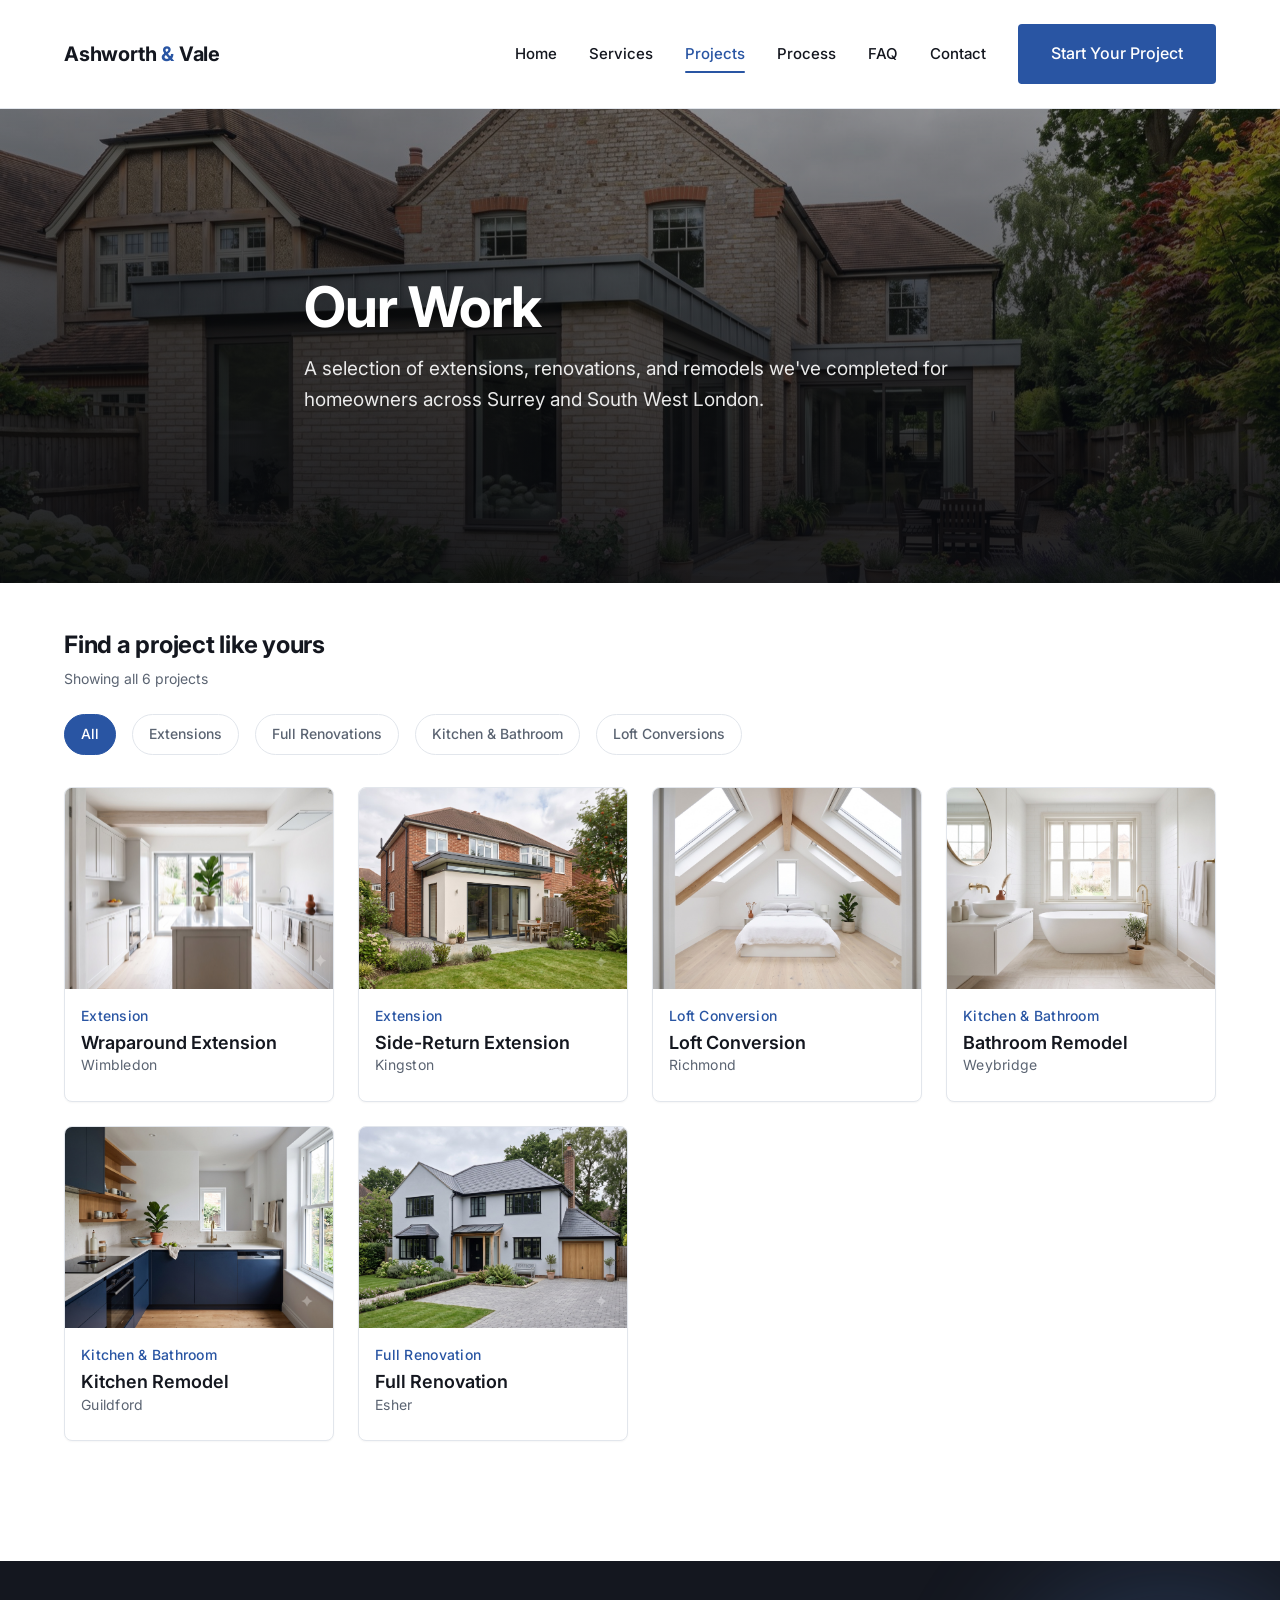
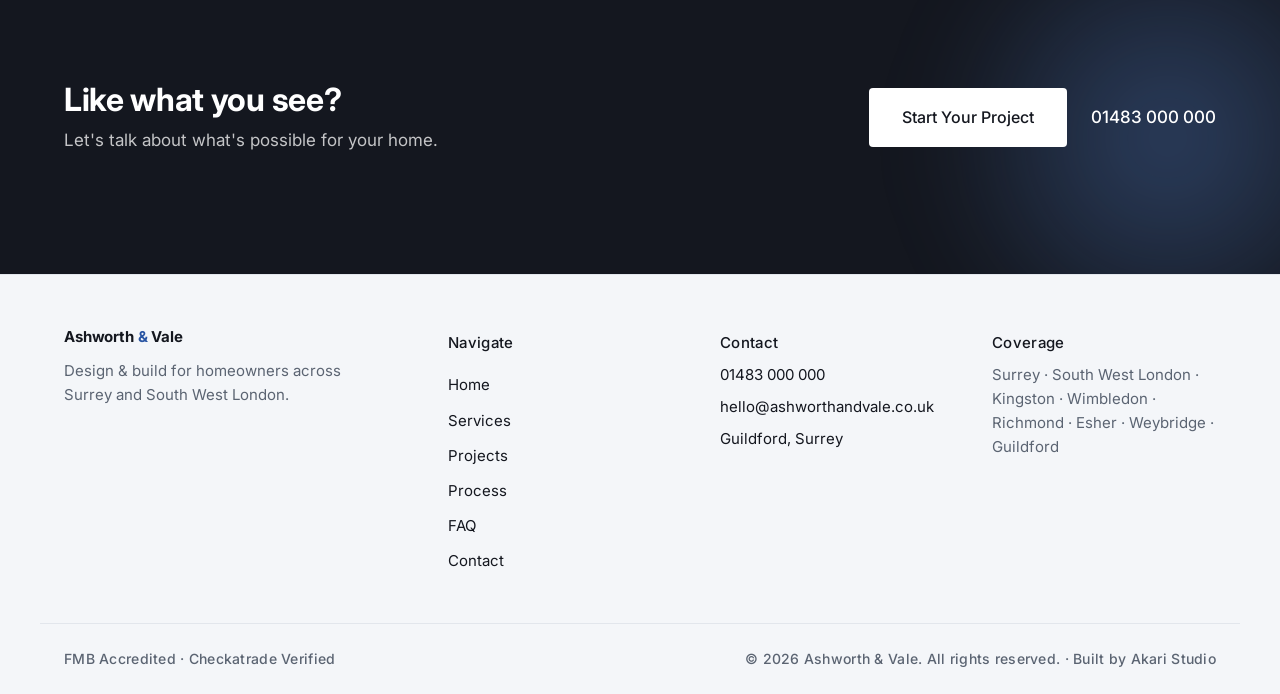
<file: projects.html>
<!DOCTYPE html>
<html lang="en">
<head>
  <meta charset="UTF-8">
  <meta name="viewport" content="width=device-width, initial-scale=1.0">
  <title>Our Work | Ashworth &amp; Vale</title>
  <meta name="description" content="Extensions, renovations, and remodels completed by Ashworth & Vale for homeowners across Surrey and South West London.">
  <link rel="preconnect" href="https://fonts.googleapis.com">
  <link rel="preconnect" href="https://fonts.gstatic.com" crossorigin>
  <link href="https://fonts.googleapis.com/css2?family=Inter:wght@400;500;600;700&display=swap" rel="stylesheet">
  <link rel="stylesheet" href="assets/css/styles.css">
</head>
<body>

  <header class="site-header">
    <div class="container site-header__inner">
      <a href="index.html" class="site-logo">Ashworth <span class="site-logo__amp">&amp;</span> Vale</a>

      <nav class="site-nav" id="site-nav">
        <ul class="site-nav__list">
          <li><a href="index.html">Home</a></li>
          <li><a href="services.html">Services</a></li>
          <li><a href="projects.html">Projects</a></li>
          <li><a href="process.html">Process</a></li>
          <li><a href="faq.html">FAQ</a></li>
          <li><a href="contact.html">Contact</a></li>
        </ul>
        <a href="contact.html" class="btn btn-primary site-nav__cta">Start Your Project</a>
      </nav>

      <button class="menu-toggle" id="menu-toggle" aria-label="Toggle menu" aria-expanded="false" aria-controls="site-nav">
        <span></span><span></span><span></span>
      </button>
    </div>
  </header>

  <main>

    <!-- Page Intro -->
    <section class="page-intro">
      <div class="page-intro__media">
        <img src="assets/images/projects-intro.jpg" alt="" width="1920" height="1071">
      </div>
      <div class="page-intro__scrim"></div>
      <div class="container page-intro__content">
        <h1 class="page-intro__title">Our Work</h1>
        <p class="page-intro__lead">A selection of extensions, renovations, and remodels we've completed for homeowners across Surrey and South West London.</p>
      </div>
    </section>

    <!-- Filters -->
    <section class="project-filters">
      <div class="container">
        <div class="project-filters__header">
          <h2>Find a project like yours</h2>
          <p class="project-filters__status" id="project-filter-status" aria-live="polite">Showing all 6 projects</p>
        </div>
        <div class="project-filters__list" role="group" aria-label="Filter projects by type">
          <button class="project-filters__btn is-active" data-filter="all" aria-pressed="true">All</button>
          <button class="project-filters__btn" data-filter="extensions" aria-pressed="false">Extensions</button>
          <button class="project-filters__btn" data-filter="renovations" aria-pressed="false">Full Renovations</button>
          <button class="project-filters__btn" data-filter="kitchen-bathroom" aria-pressed="false">Kitchen &amp; Bathroom</button>
          <button class="project-filters__btn" data-filter="loft-conversions" aria-pressed="false">Loft Conversions</button>
        </div>
      </div>
    </section>

    <!-- Project Grid -->
    <section class="project-listing">
      <div class="container">
        <div class="project-grid" id="project-grid">
          <a href="project-detail.html" class="project-card" data-category="extensions" data-reveal>
            <img src="assets/images/kitchen-after.jpg" alt="Bright renovated kitchen-diner extension with island, Wimbledon" loading="lazy" width="1200" height="805">
            <div class="project-card__body">
              <p class="label">Extension</p>
              <h3>Wraparound Extension</h3>
              <p class="caption">Wimbledon</p>
            </div>
          </a>
          <div class="project-card project-card--static" data-category="extensions" data-reveal>
            <img src="assets/images/side-return-extension.jpg" alt="Single-storey side-return extension with dark aluminium glazing, Kingston" loading="lazy" width="1600" height="1194">
            <div class="project-card__body">
              <p class="label">Extension</p>
              <h3>Side-Return Extension</h3>
              <p class="caption">Kingston</p>
            </div>
          </div>
          <div class="project-card project-card--static" data-category="loft-conversions" data-reveal>
            <img src="assets/images/loft.jpg" alt="Bright loft conversion bedroom with skylights and exposed beam, Richmond" loading="lazy" width="1600" height="1194">
            <div class="project-card__body">
              <p class="label">Loft Conversion</p>
              <h3>Loft Conversion</h3>
              <p class="caption">Richmond</p>
            </div>
          </div>
          <div class="project-card project-card--static" data-category="kitchen-bathroom" data-reveal>
            <img src="assets/images/bathroom.jpg" alt="Renovated bathroom with freestanding bath and brass fixtures, Weybridge" loading="lazy" width="1600" height="1194">
            <div class="project-card__body">
              <p class="label">Kitchen &amp; Bathroom</p>
              <h3>Bathroom Remodel</h3>
              <p class="caption">Weybridge</p>
            </div>
          </div>
          <div class="project-card project-card--static" data-category="kitchen-bathroom" data-reveal>
            <img src="assets/images/kitchen-remodel.jpg" alt="Newly remodelled kitchen with navy cabinetry and oak shelving, Guildford" loading="lazy" width="1600" height="1194">
            <div class="project-card__body">
              <p class="label">Kitchen &amp; Bathroom</p>
              <h3>Kitchen Remodel</h3>
              <p class="caption">Guildford</p>
            </div>
          </div>
          <div class="project-card project-card--static" data-category="renovations" data-reveal>
            <img src="assets/images/full-renovation-exterior.jpg" alt="Fully renovated detached family home with refreshed grey render and new windows, Esher" loading="lazy" width="1600" height="1194">
            <div class="project-card__body">
              <p class="label">Full Renovation</p>
              <h3>Full Renovation</h3>
              <p class="caption">Esher</p>
            </div>
          </div>
        </div>
        <p class="project-listing__empty" id="project-empty" hidden>No projects in this category yet — check back soon, or get in touch to discuss your project directly.</p>
      </div>
    </section>

    <!-- CTA Band -->
    <section class="cta-band">
      <div class="container cta-band__inner">
        <div>
          <h2>Like what you see?</h2>
          <p>Let's talk about what's possible for your home.</p>
        </div>
        <div class="cta-band__actions">
          <a href="contact.html" class="btn btn-primary">Start Your Project</a>
          <a href="tel:01483000000" class="cta-band__phone">01483 000 000</a>
        </div>
      </div>
    </section>

  </main>

  <footer class="site-footer">
    <div class="container site-footer__inner">
      <div class="site-footer__col">
        <a href="index.html" class="site-logo">Ashworth <span class="site-logo__amp">&amp;</span> Vale</a>
        <p class="site-footer__tagline">Design &amp; build for homeowners across Surrey and South West London.</p>
      </div>
      <div class="site-footer__col">
        <p class="label">Navigate</p>
        <ul class="site-footer__list">
          <li><a href="index.html">Home</a></li>
          <li><a href="services.html">Services</a></li>
          <li><a href="projects.html">Projects</a></li>
          <li><a href="process.html">Process</a></li>
          <li><a href="faq.html">FAQ</a></li>
          <li><a href="contact.html">Contact</a></li>
        </ul>
      </div>
      <div class="site-footer__col">
        <p class="label">Contact</p>
        <p><a href="tel:01483000000">01483 000 000</a></p>
        <p><a href="mailto:hello@ashworthandvale.co.uk">hello@ashworthandvale.co.uk</a></p>
        <p>Guildford, Surrey</p>
      </div>
      <div class="site-footer__col">
        <p class="label">Coverage</p>
        <p class="site-footer__coverage">Surrey &middot; South West London &middot; Kingston &middot; Wimbledon &middot; Richmond &middot; Esher &middot; Weybridge &middot; Guildford</p>
      </div>
    </div>
    <div class="container site-footer__bottom">
      <p class="caption">FMB Accredited &middot; Checkatrade Verified</p>
      <p class="caption">&copy; 2026 Ashworth &amp; Vale. All rights reserved. &middot; Built by Akari Studio</p>
    </div>
  </footer>

  <script src="assets/js/main.js"></script>
</body>
</html>
</file>
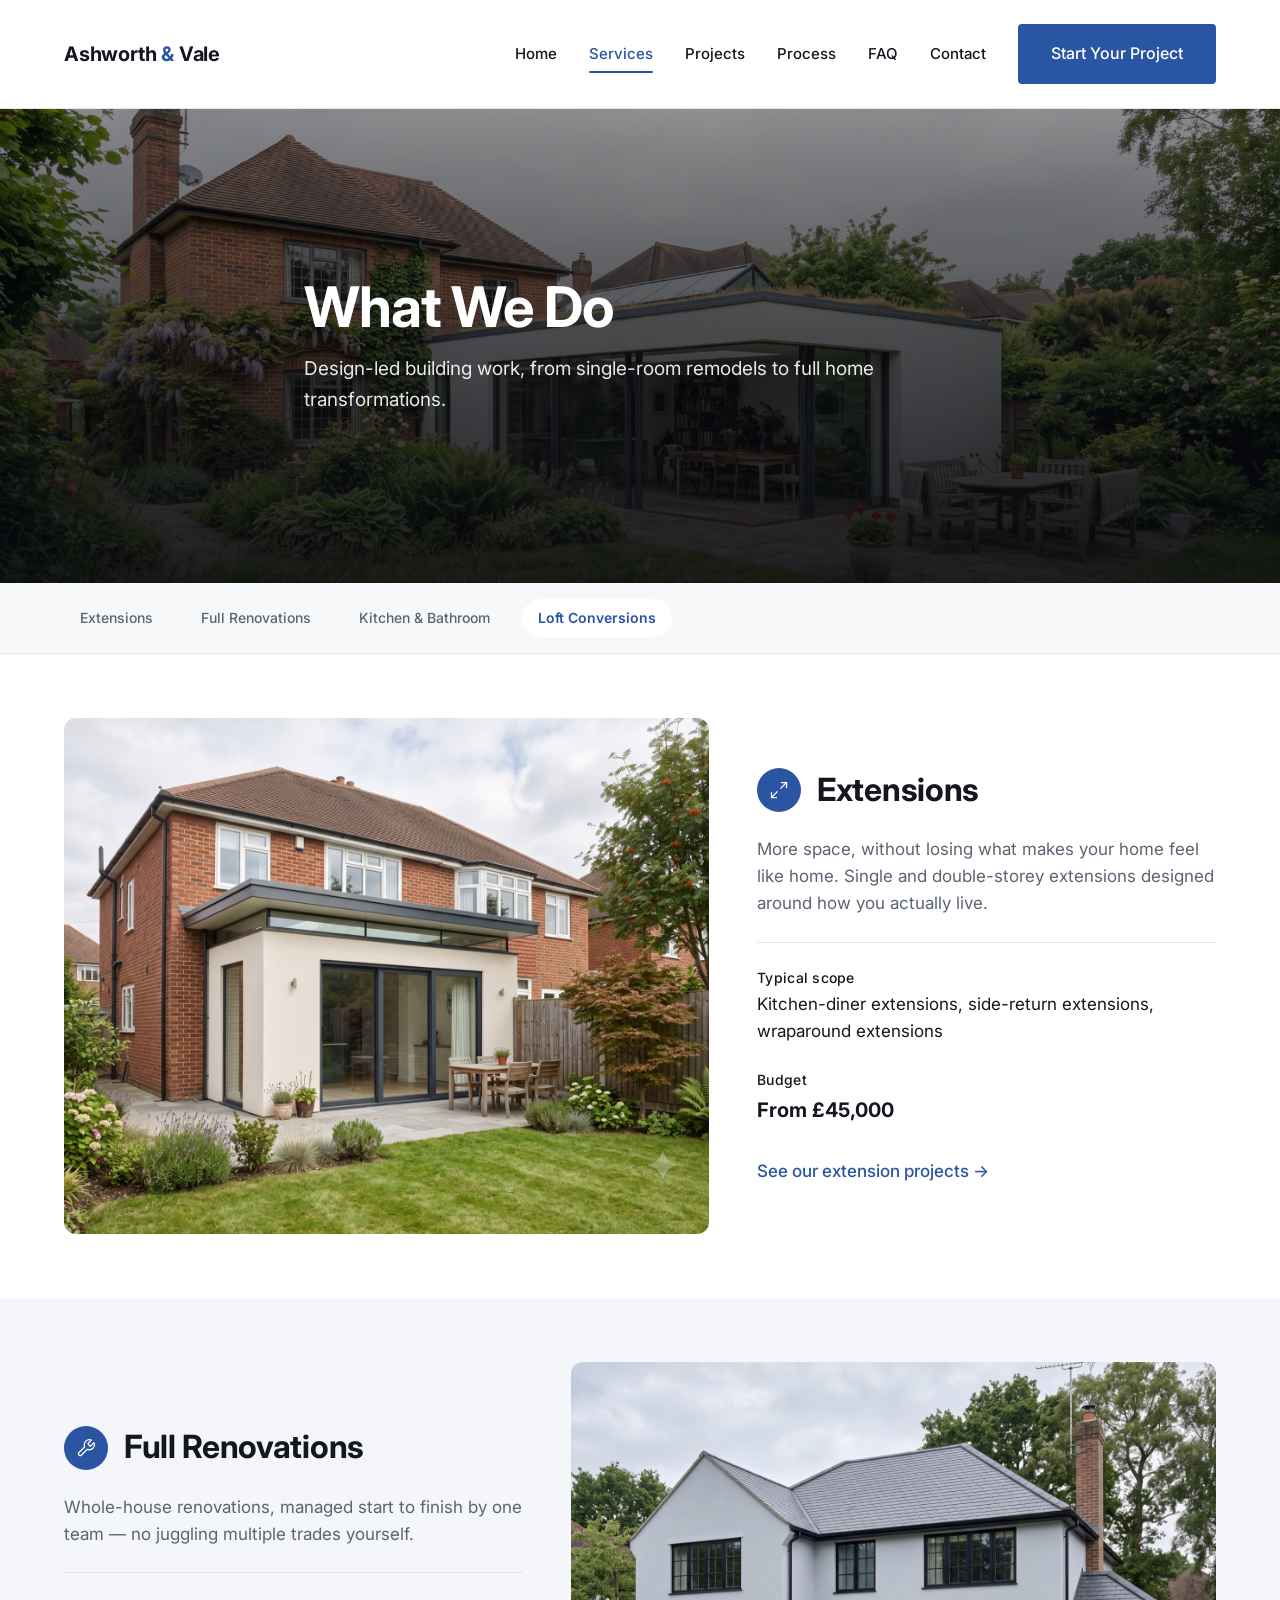
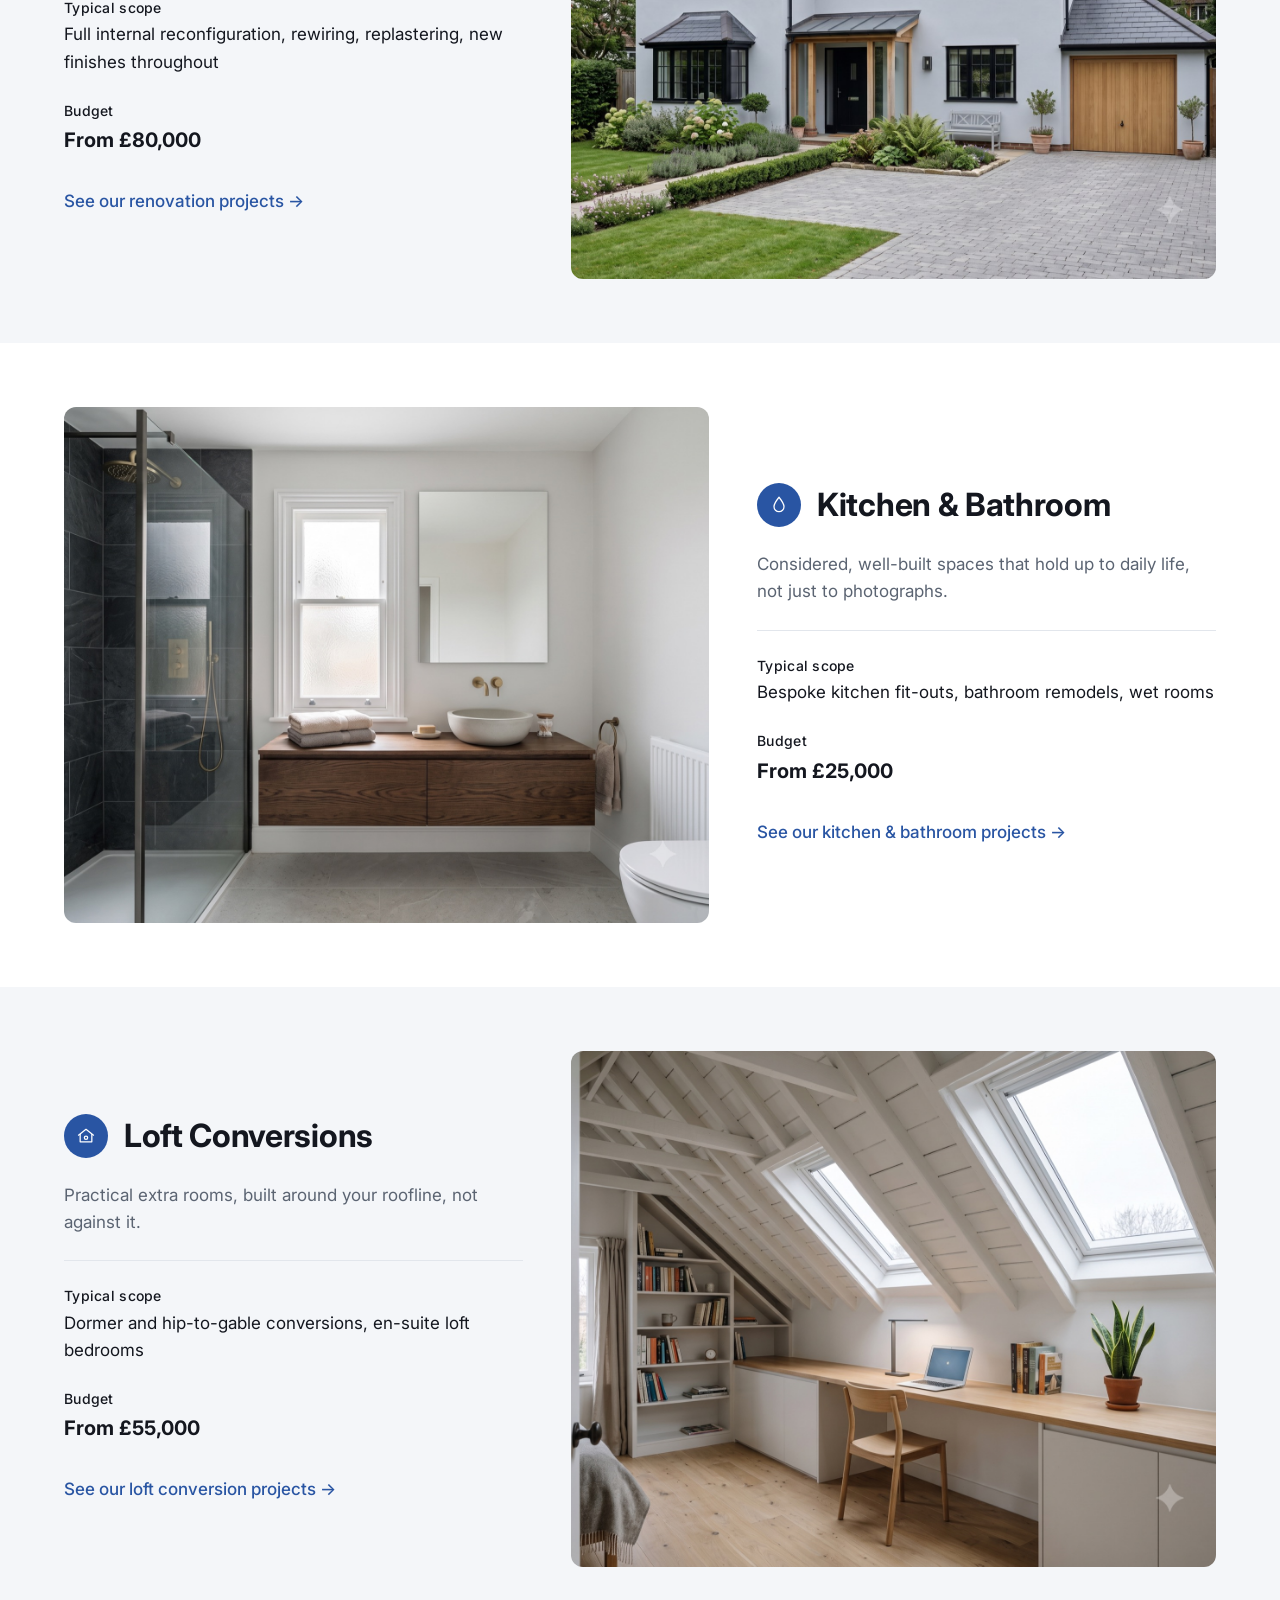
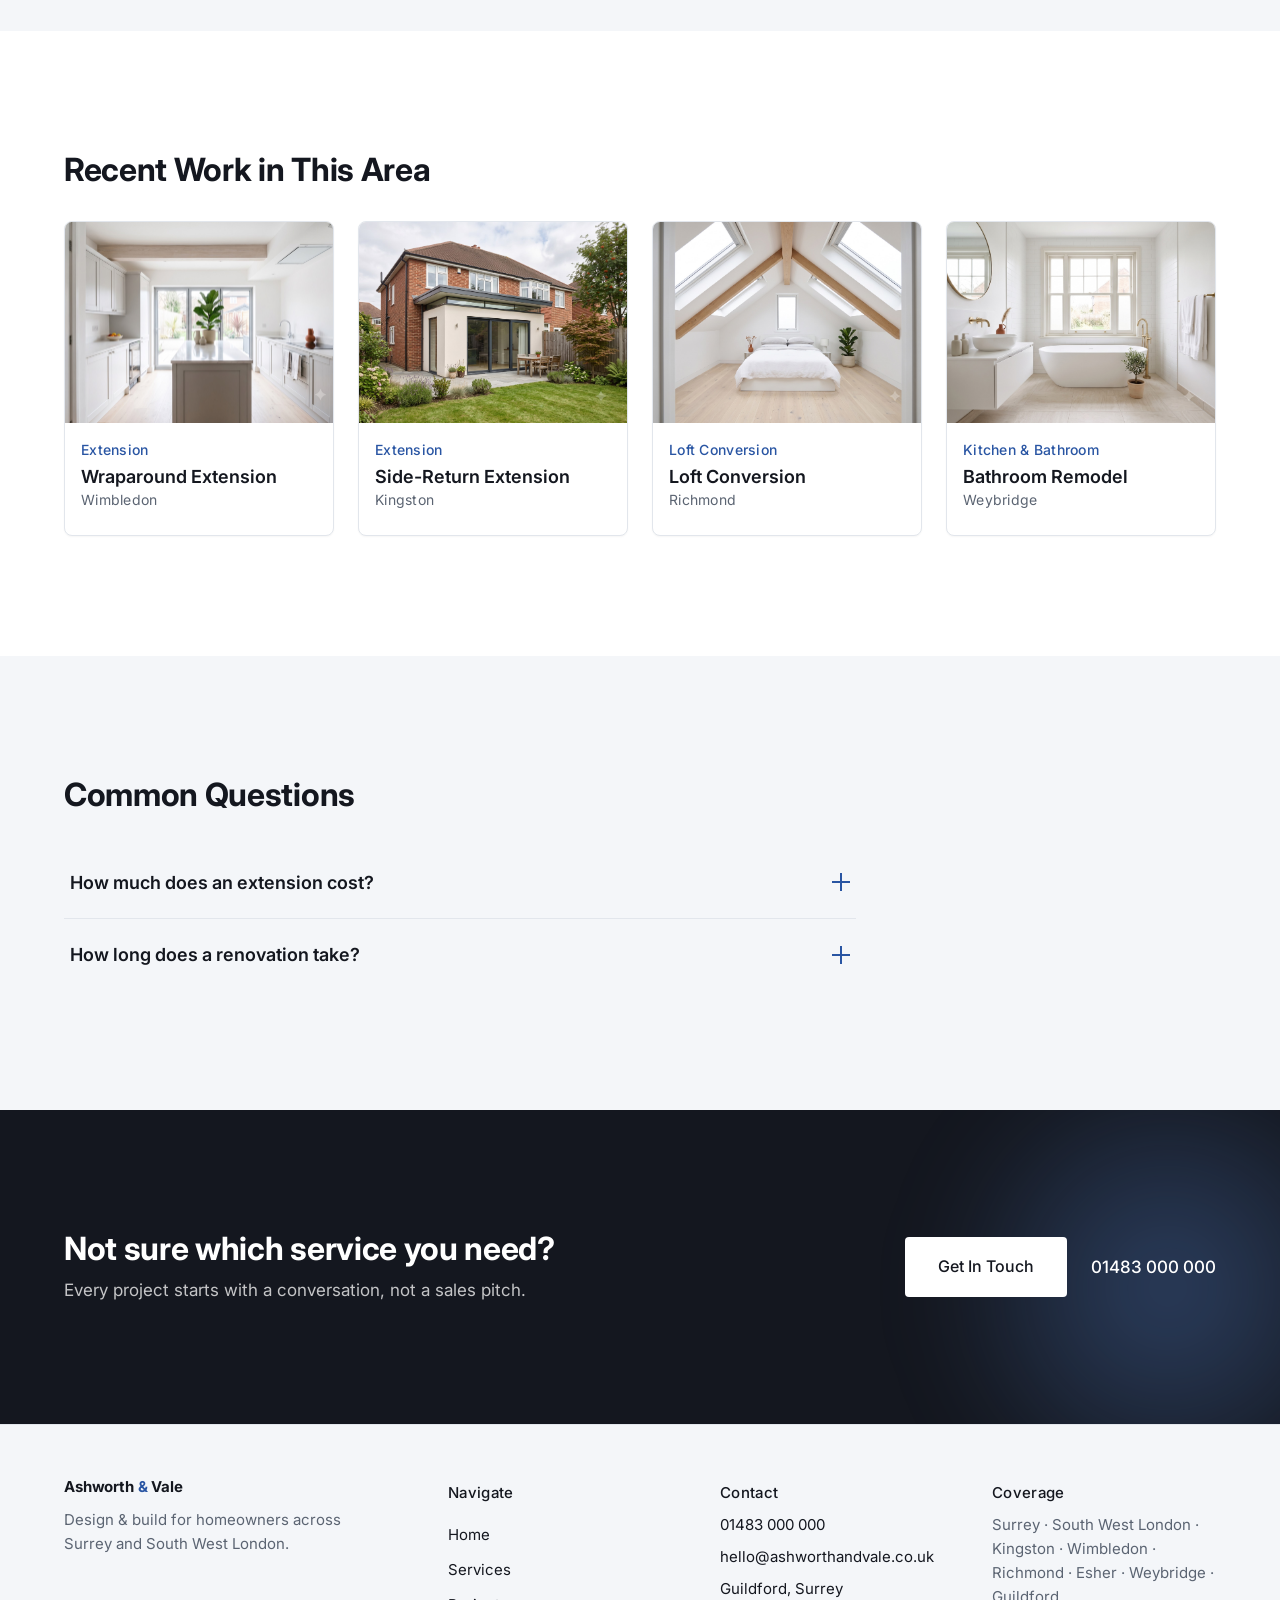
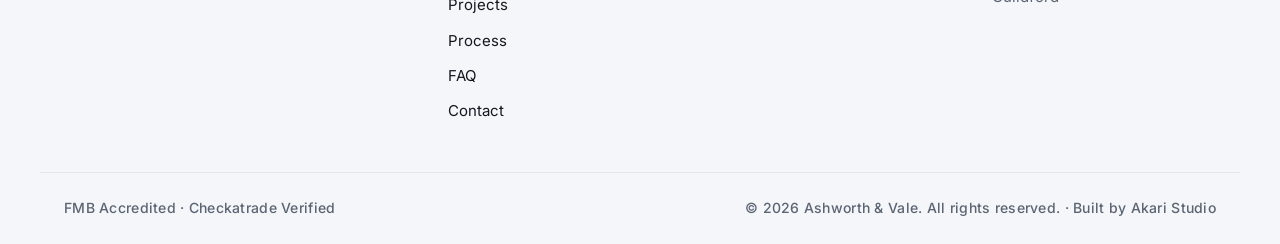
<file: services.html>
<!DOCTYPE html>
<html lang="en">
<head>
  <meta charset="UTF-8">
  <meta name="viewport" content="width=device-width, initial-scale=1.0">
  <title>Services | Ashworth &amp; Vale</title>
  <meta name="description" content="Extensions, full renovations, kitchen &amp; bathroom remodels, and loft conversions — design-led building work from Ashworth & Vale.">
  <link rel="preconnect" href="https://fonts.googleapis.com">
  <link rel="preconnect" href="https://fonts.gstatic.com" crossorigin>
  <link href="https://fonts.googleapis.com/css2?family=Inter:wght@400;500;600;700&display=swap" rel="stylesheet">
  <link rel="stylesheet" href="assets/css/styles.css">
</head>
<body>

  <header class="site-header">
    <div class="container site-header__inner">
      <a href="index.html" class="site-logo">Ashworth <span class="site-logo__amp">&amp;</span> Vale</a>

      <nav class="site-nav" id="site-nav">
        <ul class="site-nav__list">
          <li><a href="index.html">Home</a></li>
          <li><a href="services.html">Services</a></li>
          <li><a href="projects.html">Projects</a></li>
          <li><a href="process.html">Process</a></li>
          <li><a href="faq.html">FAQ</a></li>
          <li><a href="contact.html">Contact</a></li>
        </ul>
        <a href="contact.html" class="btn btn-primary site-nav__cta">Start Your Project</a>
      </nav>

      <button class="menu-toggle" id="menu-toggle" aria-label="Toggle menu" aria-expanded="false" aria-controls="site-nav">
        <span></span><span></span><span></span>
      </button>
    </div>
  </header>

  <main>

    <!-- Page Intro -->
    <section class="page-intro">
      <div class="page-intro__media">
        <img src="assets/images/services-intro.jpg" alt="" width="1920" height="814">
      </div>
      <div class="page-intro__scrim"></div>
      <div class="container page-intro__content">
        <h1 class="page-intro__title">What We Do</h1>
        <p class="page-intro__lead">Design-led building work, from single-room remodels to full home transformations.</p>
      </div>
    </section>

    <!-- Quick Nav — sticky jump-to-service bar, highlights the section currently in view -->
    <nav class="service-quicknav" id="service-quicknav" aria-label="Jump to a service">
      <div class="container service-quicknav__inner">
        <a href="#extensions" class="service-quicknav__link" data-target="extensions">Extensions</a>
        <a href="#renovations" class="service-quicknav__link" data-target="renovations">Full Renovations</a>
        <a href="#kitchen-bathroom" class="service-quicknav__link" data-target="kitchen-bathroom">Kitchen &amp; Bathroom</a>
        <a href="#loft-conversions" class="service-quicknav__link" data-target="loft-conversions">Loft Conversions</a>
      </div>
    </nav>

    <!-- Service Detail: Extensions -->
    <section class="service-detail" id="extensions">
      <div class="container service-detail__inner">
        <div class="service-detail__media">
          <img src="assets/images/side-return-extension.jpg" alt="Single-storey side-return extension with dark aluminium glazing on a 1930s semi-detached house" width="1600" height="1194">
        </div>
        <div class="service-detail__body">
          <div class="service-detail__header">
            <span class="icon-circle" aria-hidden="true">
              <svg viewBox="0 0 24 24" fill="none" stroke="currentColor" stroke-width="1.5" stroke-linecap="round" stroke-linejoin="round"><path d="M15 3h6v6"/><path d="M9 21H3v-6"/><path d="M21 3l-7 7"/><path d="M3 21l7-7"/></svg>
            </span>
            <h2>Extensions</h2>
          </div>
          <p>More space, without losing what makes your home feel like home. Single and double-storey extensions designed around how you actually live.</p>
          <div class="service-detail__meta">
            <div class="service-detail__meta-item">
              <span class="label">Typical scope</span>
              <p>Kitchen-diner extensions, side-return extensions, wraparound extensions</p>
            </div>
            <div class="service-detail__meta-item">
              <span class="label">Budget</span>
              <p class="service-detail__budget-value">From £45,000</p>
            </div>
          </div>
          <a href="projects.html" class="service-detail__link">See our extension projects <span class="arrow">&rarr;</span></a>
        </div>
      </div>
    </section>

    <!-- Service Detail: Full Renovations -->
    <section class="service-detail service-detail--reverse section-alt" id="renovations">
      <div class="container service-detail__inner">
        <div class="service-detail__media" data-reveal>
          <img src="assets/images/full-renovation-exterior.jpg" alt="Fully renovated detached family home with refreshed grey render and new windows" loading="lazy" width="1600" height="1194">
        </div>
        <div class="service-detail__body reveal-delay-1" data-reveal>
          <div class="service-detail__header">
            <span class="icon-circle" aria-hidden="true">
              <svg viewBox="0 0 24 24" fill="none" stroke="currentColor" stroke-width="1.5" stroke-linecap="round" stroke-linejoin="round"><path d="M14.7 6.3a1 1 0 0 0 0 1.4l1.6 1.6a1 1 0 0 0 1.4 0l3.77-3.77a6 6 0 0 1-7.94 7.94l-6.91 6.91a2.12 2.12 0 0 1-3-3l6.91-6.91a6 6 0 0 1 7.94-7.94l-3.76 3.76Z"/></svg>
            </span>
            <h2>Full Renovations</h2>
          </div>
          <p>Whole-house renovations, managed start to finish by one team — no juggling multiple trades yourself.</p>
          <div class="service-detail__meta">
            <div class="service-detail__meta-item">
              <span class="label">Typical scope</span>
              <p>Full internal reconfiguration, rewiring, replastering, new finishes throughout</p>
            </div>
            <div class="service-detail__meta-item">
              <span class="label">Budget</span>
              <p class="service-detail__budget-value">From £80,000</p>
            </div>
          </div>
          <a href="projects.html" class="service-detail__link">See our renovation projects <span class="arrow">&rarr;</span></a>
        </div>
      </div>
    </section>

    <!-- Service Detail: Kitchen & Bathroom -->
    <section class="service-detail" id="kitchen-bathroom">
      <div class="container service-detail__inner">
        <div class="service-detail__media" data-reveal>
          <img src="assets/images/bathroom-remodel-2.jpg" alt="Renovated bathroom with walk-in shower, dark tiling, and a floating oak vanity" loading="lazy" width="1600" height="1194">
        </div>
        <div class="service-detail__body reveal-delay-1" data-reveal>
          <div class="service-detail__header">
            <span class="icon-circle" aria-hidden="true">
              <svg viewBox="0 0 24 24" fill="none" stroke="currentColor" stroke-width="1.5" stroke-linecap="round" stroke-linejoin="round"><path d="M12 2.69s-6 7.44-6 11.32a6 6 0 0 0 12 0c0-3.88-6-11.32-6-11.32Z"/></svg>
            </span>
            <h2>Kitchen &amp; Bathroom</h2>
          </div>
          <p>Considered, well-built spaces that hold up to daily life, not just to photographs.</p>
          <div class="service-detail__meta">
            <div class="service-detail__meta-item">
              <span class="label">Typical scope</span>
              <p>Bespoke kitchen fit-outs, bathroom remodels, wet rooms</p>
            </div>
            <div class="service-detail__meta-item">
              <span class="label">Budget</span>
              <p class="service-detail__budget-value">From £25,000</p>
            </div>
          </div>
          <a href="projects.html" class="service-detail__link">See our kitchen &amp; bathroom projects <span class="arrow">&rarr;</span></a>
        </div>
      </div>
    </section>

    <!-- Service Detail: Loft Conversions -->
    <section class="service-detail service-detail--reverse section-alt" id="loft-conversions">
      <div class="container service-detail__inner">
        <div class="service-detail__media" data-reveal>
          <img src="assets/images/loft-conversion-office.jpg" alt="Converted loft home office with skylights and a built-in desk" loading="lazy" width="1600" height="1194">
        </div>
        <div class="service-detail__body reveal-delay-1" data-reveal>
          <div class="service-detail__header">
            <span class="icon-circle" aria-hidden="true">
              <svg viewBox="0 0 24 24" fill="none" stroke="currentColor" stroke-width="1.5" stroke-linecap="round" stroke-linejoin="round"><path d="M3 11 12 4l9 7"/><path d="M5 10v9h14v-9"/><circle cx="12" cy="14" r="2"/></svg>
            </span>
            <h2>Loft Conversions</h2>
          </div>
          <p>Practical extra rooms, built around your roofline, not against it.</p>
          <div class="service-detail__meta">
            <div class="service-detail__meta-item">
              <span class="label">Typical scope</span>
              <p>Dormer and hip-to-gable conversions, en-suite loft bedrooms</p>
            </div>
            <div class="service-detail__meta-item">
              <span class="label">Budget</span>
              <p class="service-detail__budget-value">From £55,000</p>
            </div>
          </div>
          <a href="projects.html" class="service-detail__link">See our loft conversion projects <span class="arrow">&rarr;</span></a>
        </div>
      </div>
    </section>

    <!-- Related Projects -->
    <section class="related-projects">
      <div class="container">
        <h2 data-reveal>Recent Work in This Area</h2>
        <div class="project-grid" style="margin-top: var(--space-4);">
          <a href="project-detail.html" class="project-card" data-reveal>
            <img src="assets/images/kitchen-after.jpg" alt="Bright renovated kitchen-diner extension with island, Wimbledon" loading="lazy" width="1200" height="805">
            <div class="project-card__body">
              <p class="label">Extension</p>
              <h3>Wraparound Extension</h3>
              <p class="caption">Wimbledon</p>
            </div>
          </a>
          <a href="projects.html" class="project-card reveal-delay-1" data-reveal>
            <img src="assets/images/side-return-extension.jpg" alt="Single-storey side-return extension with dark aluminium glazing, Kingston" loading="lazy" width="1600" height="1194">
            <div class="project-card__body">
              <p class="label">Extension</p>
              <h3>Side-Return Extension</h3>
              <p class="caption">Kingston</p>
            </div>
          </a>
          <a href="projects.html" class="project-card reveal-delay-2" data-reveal>
            <img src="assets/images/loft.jpg" alt="Bright loft conversion bedroom with skylights and exposed beam, Richmond" loading="lazy" width="1600" height="1194">
            <div class="project-card__body">
              <p class="label">Loft Conversion</p>
              <h3>Loft Conversion</h3>
              <p class="caption">Richmond</p>
            </div>
          </a>
          <a href="projects.html" class="project-card reveal-delay-3" data-reveal>
            <img src="assets/images/bathroom.jpg" alt="Renovated bathroom with freestanding bath and brass fixtures, Weybridge" loading="lazy" width="1600" height="1194">
            <div class="project-card__body">
              <p class="label">Kitchen &amp; Bathroom</p>
              <h3>Bathroom Remodel</h3>
              <p class="caption">Weybridge</p>
            </div>
          </a>
        </div>
      </div>
    </section>

    <!-- FAQ (condensed) -->
    <section class="faq-condensed section-alt">
      <div class="container">
        <h2 data-reveal>Common Questions</h2>
        <div class="faq-condensed__list">
          <div class="faq-condensed__item" data-reveal>
            <h3>
              <button class="faq-condensed__question" aria-expanded="false" aria-controls="faq-condensed-answer-1" id="faq-condensed-question-1">
                How much does an extension cost?
                <span class="faq-condensed__icon" aria-hidden="true"></span>
              </button>
            </h3>
            <div class="faq-condensed__answer-wrap" id="faq-condensed-answer-1" role="region" aria-labelledby="faq-condensed-question-1">
              <div class="faq-condensed__answer">
                <p>Most of our extensions start from around £45,000, depending on size and specification — we'll give you a clear estimate after an initial conversation.</p>
              </div>
            </div>
          </div>
          <div class="faq-condensed__item reveal-delay-1" data-reveal>
            <h3>
              <button class="faq-condensed__question" aria-expanded="false" aria-controls="faq-condensed-answer-2" id="faq-condensed-question-2">
                How long does a renovation take?
                <span class="faq-condensed__icon" aria-hidden="true"></span>
              </button>
            </h3>
            <div class="faq-condensed__answer-wrap" id="faq-condensed-answer-2" role="region" aria-labelledby="faq-condensed-question-2">
              <div class="faq-condensed__answer">
                <p>A full renovation typically takes 3–6 months depending on scope; we'll give you a realistic timeline before you commit to anything.</p>
              </div>
            </div>
          </div>
        </div>
      </div>
    </section>

    <!-- CTA Band -->
    <section class="cta-band">
      <div class="container cta-band__inner">
        <div>
          <h2>Not sure which service you need?</h2>
          <p>Every project starts with a conversation, not a sales pitch.</p>
        </div>
        <div class="cta-band__actions">
          <a href="contact.html" class="btn btn-primary">Get In Touch</a>
          <a href="tel:01483000000" class="cta-band__phone">01483 000 000</a>
        </div>
      </div>
    </section>

  </main>

  <footer class="site-footer">
    <div class="container site-footer__inner">
      <div class="site-footer__col">
        <a href="index.html" class="site-logo">Ashworth <span class="site-logo__amp">&amp;</span> Vale</a>
        <p class="site-footer__tagline">Design &amp; build for homeowners across Surrey and South West London.</p>
      </div>
      <div class="site-footer__col">
        <p class="label">Navigate</p>
        <ul class="site-footer__list">
          <li><a href="index.html">Home</a></li>
          <li><a href="services.html">Services</a></li>
          <li><a href="projects.html">Projects</a></li>
          <li><a href="process.html">Process</a></li>
          <li><a href="faq.html">FAQ</a></li>
          <li><a href="contact.html">Contact</a></li>
        </ul>
      </div>
      <div class="site-footer__col">
        <p class="label">Contact</p>
        <p><a href="tel:01483000000">01483 000 000</a></p>
        <p><a href="mailto:hello@ashworthandvale.co.uk">hello@ashworthandvale.co.uk</a></p>
        <p>Guildford, Surrey</p>
      </div>
      <div class="site-footer__col">
        <p class="label">Coverage</p>
        <p class="site-footer__coverage">Surrey &middot; South West London &middot; Kingston &middot; Wimbledon &middot; Richmond &middot; Esher &middot; Weybridge &middot; Guildford</p>
      </div>
    </div>
    <div class="container site-footer__bottom">
      <p class="caption">FMB Accredited &middot; Checkatrade Verified</p>
      <p class="caption">&copy; 2026 Ashworth &amp; Vale. All rights reserved. &middot; Built by Akari Studio</p>
    </div>
  </footer>

  <script src="assets/js/main.js"></script>
</body>
</html>
</file>
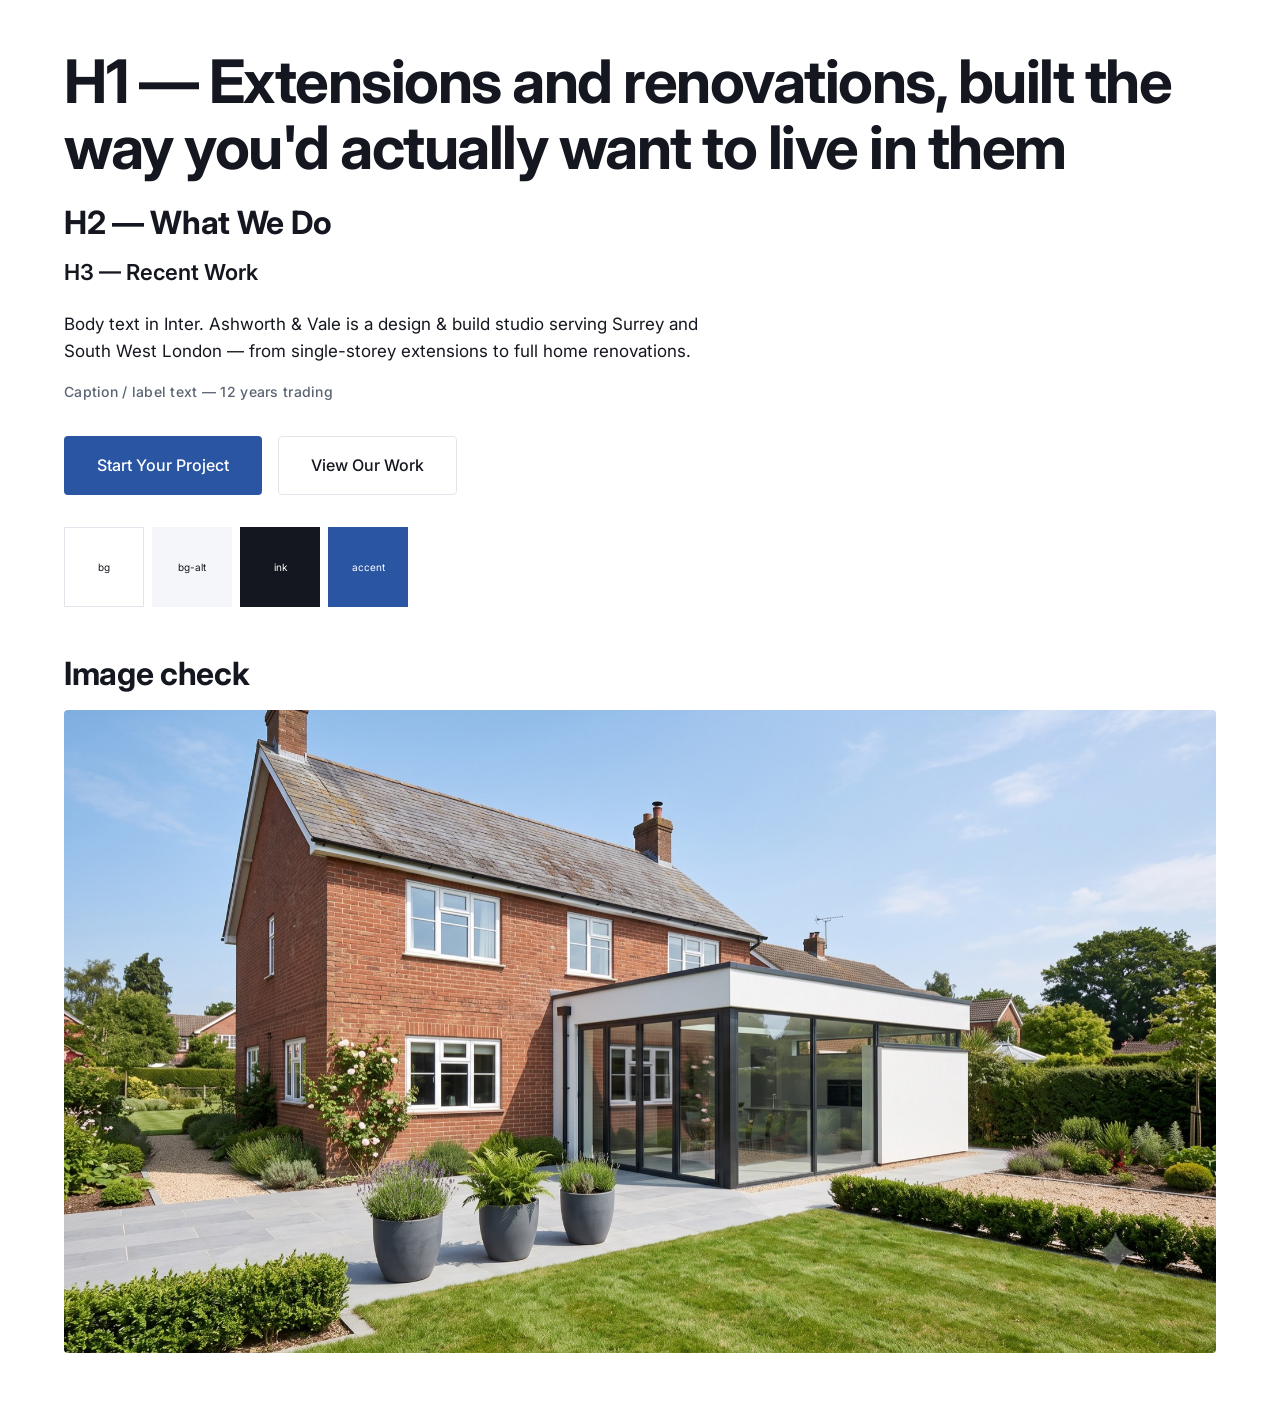
<file: test.html>
<!DOCTYPE html>
<html lang="en">
<head>
  <meta charset="UTF-8">
  <meta name="viewport" content="width=device-width, initial-scale=1.0">
  <title>Stage 0 Test — Ashworth &amp; Vale</title>
  <link rel="preconnect" href="https://fonts.googleapis.com">
  <link rel="preconnect" href="https://fonts.gstatic.com" crossorigin>
  <link href="https://fonts.googleapis.com/css2?family=Inter:wght@400;500;600;700&display=swap" rel="stylesheet">
  <link rel="stylesheet" href="assets/css/styles.css">
</head>
<body>
  <div class="container" style="padding-block: 48px;">
    <h1>H1 — Extensions and renovations, built the way you'd actually want to live in them</h1>
    <h2 style="margin-top: 24px;">H2 — What We Do</h2>
    <h3 style="margin-top: 16px;">H3 — Recent Work</h3>
    <p style="margin-top: 24px; max-width: 60ch;">Body text in Inter. Ashworth &amp; Vale is a design &amp; build studio serving Surrey and South West London — from single-storey extensions to full home renovations.</p>
    <p class="caption" style="margin-top: 16px; color: var(--color-ink-muted);">Caption / label text — 12 years trading</p>

    <div style="margin-top: 32px; display: flex; gap: 16px; flex-wrap: wrap;">
      <a href="#" class="btn btn-primary">Start Your Project</a>
      <a href="#" class="btn btn-secondary">View Our Work</a>
    </div>

    <div style="margin-top: 32px; display: flex; gap: 8px; flex-wrap: wrap;">
      <div style="width: 80px; height: 80px; background: var(--color-bg); border: 1px solid var(--color-border); display: flex; align-items: center; justify-content: center; font-size: 10px;">bg</div>
      <div style="width: 80px; height: 80px; background: var(--color-bg-alt); display: flex; align-items: center; justify-content: center; font-size: 10px;">bg-alt</div>
      <div style="width: 80px; height: 80px; background: var(--color-ink); color: white; display: flex; align-items: center; justify-content: center; font-size: 10px;">ink</div>
      <div style="width: 80px; height: 80px; background: var(--color-accent); color: white; display: flex; align-items: center; justify-content: center; font-size: 10px;">accent</div>
    </div>

    <h2 style="margin-top: 48px;">Image check</h2>
    <img src="assets/images/hero.jpg" alt="Hero test" style="margin-top: 16px; border-radius: 4px;">
  </div>
</body>
</html>
</file>
<file: assets/css/styles.css>
/* Ashworth & Vale — shared stylesheet
   Linked from every page. Design tokens sourced from the Akari vault: Demo Site/Demo Brand.md
   No build step — plain CSS, custom properties for every token so a value only changes in one place. */

/* ---------- Design tokens ---------- */
:root {
  /* Colour — "what if Google/Apple did build and design": bright, cool, one confident accent */
  --color-bg: #FFFFFF;
  --color-bg-alt: #F4F6F9;
  --color-bg-warm: #F5F3EE;
  --color-ink: #14171F;
  --color-ink-muted: #5B6472;
  --color-accent: #2955A3;
  --color-accent-hover: #1F4380;
  --color-border: #E2E6EC;

  /* Verified/trust signal only — not a second brand accent, kept to this one use */
  --color-success: #1D8A5F;
  --color-success-bg: #E9F7F0;
  --color-success-border: #BFE6D3;

  /* Form validation only — same three-tier pattern as --color-success above,
     kept to that one use. Not in the original locked palette; added for the
     Contact page's inline field errors, logged in PROJECT-GUIDE.md. */
  --color-danger: #B3261E;
  --color-danger-bg: #FCEBEA;
  --color-danger-border: #F3C6C2;

  /* Type — single sans-serif throughout, no serif pairing */
  --font-heading: "Inter", -apple-system, BlinkMacSystemFont, sans-serif;
  --font-body: "Inter", -apple-system, BlinkMacSystemFont, sans-serif;

  /* Spacing (8px base unit) */
  --space-1: 8px;
  --space-2: 16px;
  --space-3: 24px;
  --space-4: 32px;
  --space-6: 48px;
  --section-padding: 120px;
  --section-padding-mobile: 64px;

  /* Layout */
  --max-width: 1200px;

  /* Motion — consistent easing/duration everywhere so it reads as one system */
  --ease-standard: cubic-bezier(0.4, 0, 0.2, 1);
  --duration-fast: 0.15s;
  --duration-base: 0.25s;
  --duration-slow: 0.6s;
}

@media (prefers-reduced-motion: reduce) {
  *, *::before, *::after {
    animation-duration: 0.01ms !important;
    animation-iteration-count: 1 !important;
    transition-duration: 0.01ms !important;
    scroll-behavior: auto !important;
  }
}

/* ---------- Reset ---------- */
*, *::before, *::after {
  box-sizing: border-box;
}

html {
  -webkit-text-size-adjust: 100%;
  scroll-behavior: smooth;
}

body, h1, h2, h3, h4, p, figure, blockquote {
  margin: 0;
}

img, picture, video {
  display: block;
  max-width: 100%;
  height: auto;
}

a {
  color: inherit;
}

button {
  font: inherit;
  cursor: pointer;
}

/* ---------- Base ---------- */
body {
  background: var(--color-bg);
  color: var(--color-ink);
  font-family: var(--font-body);
  font-size: 17px;
  line-height: 1.6;
  -webkit-font-smoothing: antialiased;
}

/* ---------- Type scale ---------- */
h1, .h1 {
  font-family: var(--font-heading);
  font-weight: 700;
  font-size: 34px;
  line-height: 1.1;
  letter-spacing: -0.02em;
}

h2, .h2 {
  font-family: var(--font-heading);
  font-weight: 700;
  font-size: 24px;
  line-height: 1.2;
  letter-spacing: -0.01em;
}

h3, .h3 {
  font-family: var(--font-heading);
  font-weight: 600;
  font-size: 20px;
  line-height: 1.3;
}

@media (min-width: 768px) {
  h1, .h1 { font-size: 60px; letter-spacing: -0.025em; }
  h2, .h2 { font-size: 32px; }
  h3, .h3 { font-size: 22px; }
}

.caption, .label {
  font-family: var(--font-body);
  font-weight: 500;
  font-size: 14px;
  letter-spacing: 0.02em;
}

/* ---------- Layout helpers ---------- */
.container {
  max-width: var(--max-width);
  margin-inline: auto;
  padding-inline: var(--space-3);
}

section {
  padding-block: var(--section-padding-mobile);
}

@media (min-width: 768px) {
  section {
    padding-block: var(--section-padding);
  }
}

.section-alt {
  background: var(--color-bg-alt);
}

/* ---------- Buttons ---------- */
.btn {
  display: inline-block;
  padding: var(--space-2) var(--space-4);
  border-radius: 4px;
  font-family: var(--font-body);
  font-weight: 500;
  font-size: 16px;
  text-decoration: none;
  border: 1px solid transparent;
  transition: background-color var(--duration-fast) var(--ease-standard),
              color var(--duration-fast) var(--ease-standard),
              transform var(--duration-fast) var(--ease-standard);
}

.btn:active {
  transform: scale(0.97);
}

.btn-primary {
  background: var(--color-accent);
  color: #FFFFFF;
}

.btn-primary:hover {
  background: var(--color-accent-hover);
}

.btn-secondary {
  background: transparent;
  color: var(--color-ink);
  border-color: var(--color-border);
}

.btn-secondary:hover {
  border-color: var(--color-ink);
}

/* ---------- Site Header / Nav ---------- */
.site-header {
  border-bottom: 1px solid var(--color-border);
  background: var(--color-bg);
  position: sticky;
  top: 0;
  z-index: 30;
}

.site-header__inner {
  display: flex;
  align-items: center;
  justify-content: space-between;
  padding-block: var(--space-3);
  position: relative;
}

.site-logo {
  font-family: var(--font-heading);
  font-weight: 700;
  font-size: 20px;
  letter-spacing: -0.01em;
  text-decoration: none;
  color: var(--color-ink);
}

.site-logo__amp {
  color: var(--color-accent);
}

.site-nav {
  display: none;
}

.site-nav__list {
  display: flex;
  align-items: center;
  gap: var(--space-4);
  list-style: none;
  margin: 0;
  padding: 0;
}

.site-nav__list a {
  text-decoration: none;
  font-weight: 500;
  font-size: 15px;
  color: var(--color-ink);
  transition: color var(--duration-fast) var(--ease-standard);
}

.site-nav__list a:hover {
  color: var(--color-accent);
}

.site-nav__list a[aria-current="page"] {
  color: var(--color-accent);
}

.site-nav__cta {
  margin-left: var(--space-4);
}

.menu-toggle {
  display: flex;
  flex-direction: column;
  justify-content: center;
  gap: 5px;
  width: 44px;
  height: 44px;
  background: transparent;
  border: none;
  padding: 0;
}

.menu-toggle span {
  display: block;
  width: 24px;
  height: 2px;
  background: var(--color-ink);
  margin-inline: auto;
  transition: transform var(--duration-base) var(--ease-standard), opacity var(--duration-base) var(--ease-standard);
}

.menu-toggle[aria-expanded="true"] span:nth-child(1) { transform: translateY(7px) rotate(45deg); }
.menu-toggle[aria-expanded="true"] span:nth-child(2) { opacity: 0; }
.menu-toggle[aria-expanded="true"] span:nth-child(3) { transform: translateY(-7px) rotate(-45deg); }

@media (max-width: 899.98px) {
  /* Nav sheet stays in the layout at all times on mobile — only opacity/transform/visibility
     toggle, so the open/close is an actual animation rather than an instant display swap. */
  .site-nav {
    display: flex;
    flex-direction: column;
    position: absolute;
    top: 100%;
    left: 0;
    right: 0;
    min-height: 100vh;
    background: var(--color-bg);
    padding: var(--space-4) var(--space-3);
    z-index: 20;
    box-shadow: 0 12px 24px -8px rgba(20, 23, 31, 0.15);
    opacity: 0;
    visibility: hidden;
    transform: translateY(-12px);
    pointer-events: none;
    transition: opacity var(--duration-base) var(--ease-standard),
                transform var(--duration-base) var(--ease-standard),
                visibility 0s linear var(--duration-base);
  }

  .site-nav.is-open {
    opacity: 1;
    visibility: visible;
    transform: translateY(0);
    pointer-events: auto;
    transition: opacity var(--duration-base) var(--ease-standard),
                transform var(--duration-base) var(--ease-standard),
                visibility 0s linear 0s;
  }

  .site-nav__list {
    flex-direction: column;
    align-items: stretch;
    gap: 0;
  }

  .site-nav__list li {
    border-bottom: 1px solid var(--color-border);
  }

  .site-nav__list a {
    display: block;
    position: relative;
    padding-block: var(--space-3);
    font-family: var(--font-heading);
    font-weight: 600;
    font-size: 22px;
  }

  .site-nav__list a[aria-current="page"] {
    padding-left: var(--space-3);
  }

  .site-nav__list a[aria-current="page"]::before {
    content: "";
    position: absolute;
    left: 0;
    top: 50%;
    width: 8px;
    height: 8px;
    border-radius: 50%;
    background: var(--color-accent);
    transform: translateY(-50%);
  }

  .site-nav__cta {
    margin-left: 0;
    margin-top: var(--space-4);
    display: block;
    width: 100%;
    text-align: center;
  }
}

@media (min-width: 900px) {
  .site-nav {
    display: flex;
    align-items: center;
  }

  .site-nav__list a {
    position: relative;
  }

  .site-nav__list a[aria-current="page"]::after {
    content: "";
    position: absolute;
    left: 0;
    right: 0;
    bottom: -10px;
    height: 2px;
    border-radius: 2px;
    background: var(--color-accent);
  }

  .menu-toggle {
    display: none;
  }
}

/* ---------- Site Footer ---------- */
.site-footer {
  background: var(--color-bg-alt);
  border-top: 1px solid var(--color-border);
}

.site-footer__inner {
  display: grid;
  grid-template-columns: 1fr;
  gap: var(--space-6);
  padding-block: var(--space-6);
}

@media (min-width: 768px) {
  .site-footer__inner {
    grid-template-columns: 1.5fr 1fr 1fr 1fr;
  }
}

.site-footer__tagline {
  margin-top: var(--space-2);
  color: var(--color-ink-muted);
  font-size: 15px;
  max-width: 32ch;
}

.site-footer__list {
  list-style: none;
  margin: var(--space-2) 0 0;
  padding: 0;
  display: flex;
  flex-direction: column;
  gap: var(--space-1);
}

.site-footer__list a,
.site-footer__col a {
  text-decoration: none;
  color: var(--color-ink);
  font-size: 15px;
  transition: color var(--duration-fast) var(--ease-standard);
}

.site-footer__list a:hover,
.site-footer__col a:hover {
  color: var(--color-accent);
}

.site-footer__col p {
  margin-top: var(--space-1);
  font-size: 15px;
}

.site-footer__coverage {
  margin-top: var(--space-2);
  color: var(--color-ink-muted);
  font-size: 14px;
  line-height: 1.6;
}

.site-footer__bottom {
  display: flex;
  justify-content: space-between;
  flex-wrap: wrap;
  gap: var(--space-2);
  padding-block: var(--space-3);
  border-top: 1px solid var(--color-border);
  color: var(--color-ink-muted);
}

/* ---------- CTA Band ---------- */
.cta-band {
  position: relative;
  overflow: hidden;
  background: var(--color-ink);
  color: #FFFFFF;
}

/* Very soft, slow-drifting glow — depth without the "shader gradient" flashiness.
   Purely decorative, so it's excluded from prefers-reduced-motion's global freeze
   only in the sense that a frozen glow still looks fine (it's just a static blur). */
.cta-band::before {
  content: "";
  position: absolute;
  top: -20%;
  right: -10%;
  width: 480px;
  height: 480px;
  background: radial-gradient(circle, rgba(90, 140, 220, 0.35) 0%, rgba(90, 140, 220, 0) 70%);
  filter: blur(40px);
  z-index: 0;
  animation: cta-glow-drift 14s ease-in-out infinite alternate;
  pointer-events: none;
}

@keyframes cta-glow-drift {
  from { transform: translate(0, 0) scale(1); }
  to { transform: translate(-60px, 40px) scale(1.2); }
}

.cta-band h2 {
  color: #FFFFFF;
}

.cta-band__inner {
  position: relative;
  z-index: 1;
  display: flex;
  flex-direction: column;
  gap: var(--space-3);
  align-items: flex-start;
}

@media (min-width: 768px) {
  .cta-band__inner {
    flex-direction: row;
    align-items: center;
    justify-content: space-between;
  }
}

.cta-band__inner p {
  margin-top: var(--space-1);
  color: rgba(255, 255, 255, 0.75);
  max-width: 48ch;
}

.cta-band__actions {
  display: flex;
  align-items: center;
  gap: var(--space-3);
  flex-wrap: wrap;
}

/* All buttons go full-width on small phones, not just the hero/CTA-band
   ones — side-by-side buttons get cramped/uneven below ~540px, and a
   button that's full-width in one place but auto-width in another reads
   as inconsistent. Applies to every .btn sitewide (nav's mobile CTA
   already sets its own width:100% and isn't affected by this). */
@media (max-width: 539.98px) {
  .hero__actions,
  .cta-band__actions,
  .section-heading-row {
    flex-direction: column;
    align-items: stretch;
  }

  .btn {
    width: 100%;
    text-align: center;
  }

  .cta-band__actions .cta-band__phone {
    text-align: center;
  }
}

.cta-band__phone {
  color: #FFFFFF;
  text-decoration: none;
  font-weight: 500;
}

.cta-band__phone:hover {
  text-decoration: underline;
}

.cta-band .btn-primary {
  background: #FFFFFF;
  color: var(--color-ink);
}

.cta-band .btn-primary:hover {
  background: var(--color-bg-alt);
}

/* ---------- Hero ----------
   Full-bleed image with overlaid text, edge-to-edge on mobile. A dark gradient
   scrim sits between the image and the text so copy stays readable against any
   photo. The image gets a subtle scroll parallax on desktop only (see main.js) —
   disabled on mobile (perf/iOS quirks) and for prefers-reduced-motion. */
.hero {
  position: relative;
  min-height: 60vh;
  display: flex;
  align-items: flex-end;
  overflow: hidden;
  color: #FFFFFF;
}

@media (min-width: 900px) {
  .hero {
    min-height: 85vh;
  }
}

.hero__media {
  position: absolute;
  inset: 0;
  z-index: 0;
}

.hero__media img {
  width: 100%;
  height: 100%;
  object-fit: cover;
  transform: scale(1.08);
  /* Darkens the whole photo uniformly so text stays legible wherever it
     lands, on top of the gradient scrim below which does the extra work
     right behind the copy. */
  filter: brightness(0.7);
}

.hero__scrim {
  position: absolute;
  inset: 0;
  z-index: 1;
  background: linear-gradient(0deg, rgba(8, 10, 15, 0.9) 0%, rgba(8, 10, 15, 0.6) 55%, rgba(8, 10, 15, 0.25) 100%);
}

.hero__content {
  position: relative;
  z-index: 2;
  padding-block: var(--space-6);
  max-width: 720px;
}

.hero h1 {
  color: #FFFFFF;
}

.hero__subhead {
  margin-top: var(--space-3);
  font-size: 18px;
  color: rgba(255, 255, 255, 0.85);
  max-width: 46ch;
}

.hero__actions {
  margin-top: var(--space-4);
  display: flex;
  gap: var(--space-3);
  flex-wrap: wrap;
}

.hero .btn-secondary {
  background: rgba(255, 255, 255, 0.08);
  color: #FFFFFF;
  border-color: rgba(255, 255, 255, 0.5);
  backdrop-filter: blur(4px);
}

.hero .btn-secondary:hover {
  background: rgba(255, 255, 255, 0.16);
  border-color: #FFFFFF;
}

/* ---------- Trust Bar ----------
   One consolidated trust/stats band, not two — a separate compact Trust Bar
   plus a bigger Big Stats section further down said the same things twice.
   Only numbers go in the stat grid — mixing in a text badge ("FMB ·
   Checkatrade") at the same giant scale as the numbers wrapped to two lines
   and threw off row heights on mobile, reading as messy. The accreditation
   now sits as its own smaller badge line below the three number cards,
   which also matches how real stat bands are usually built (numbers only). */
.trust-bar {
  padding-block: var(--space-6);
}

@media (min-width: 900px) {
  .trust-bar {
    padding-block: 80px;
  }
}

.trust-bar__inner {
  display: flex;
  flex-direction: column;
}

@media (min-width: 640px) {
  .trust-bar__inner {
    flex-direction: row;
  }
}

.trust-bar__item {
  display: flex;
  flex-direction: column;
  align-items: center;
  gap: var(--space-1);
  text-align: center;
  flex: 1;
  padding-block: var(--space-3);
  border-bottom: 1px solid var(--color-border);
}

.trust-bar__item:last-child {
  border-bottom: none;
}

@media (min-width: 640px) {
  .trust-bar__item {
    padding-block: 0;
    padding-inline: var(--space-3);
    border-bottom: none;
    border-left: 1px solid var(--color-border);
  }

  .trust-bar__item:first-child {
    border-left: none;
  }
}

.trust-bar__item .icon-circle {
  margin-bottom: var(--space-1);
}

.trust-bar__badge {
  display: flex;
  align-items: center;
  justify-content: center;
  gap: 8px;
  margin: var(--space-4) auto 0;
  padding: var(--space-2) var(--space-4);
  width: fit-content;
  max-width: 100%;
  border: 1px solid var(--color-success-border);
  border-radius: 999px;
  background: var(--color-success-bg);
  color: var(--color-success);
  font-size: 14px;
  font-weight: 600;
  text-align: center;
}

.trust-bar__badge svg {
  width: 18px;
  height: 18px;
  flex-shrink: 0;
  color: var(--color-success);
}

/* ---------- Icon Circle (shared — Trust Bar, Process, Services) ---------- */
.icon-circle {
  display: inline-flex;
  align-items: center;
  justify-content: center;
  width: 44px;
  height: 44px;
  flex-shrink: 0;
  border-radius: 50%;
  background: var(--color-accent);
  color: #FFFFFF;
}

.icon-circle svg {
  width: 20px;
  height: 20px;
}

.icon-circle--sm {
  width: 32px;
  height: 32px;
}

.icon-circle--sm svg {
  width: 16px;
  height: 16px;
}

/* ---------- Section heading row (heading + action on one line) ---------- */
.section-heading-row {
  display: flex;
  flex-direction: column;
  gap: var(--space-3);
  align-items: flex-start;
  justify-content: space-between;
  margin-bottom: var(--space-4);
}

@media (min-width: 768px) {
  .section-heading-row {
    flex-direction: row;
    align-items: flex-end;
  }
}

.section-heading-row p {
  margin-top: var(--space-1);
  color: var(--color-ink-muted);
  max-width: 52ch;
}

/* ---------- Services Grid ---------- */
.services-grid h2 {
  margin-bottom: var(--space-4);
}

.services-grid__list {
  display: grid;
  grid-template-columns: 1fr;
  gap: var(--space-3);
}

@media (min-width: 640px) {
  .services-grid__list {
    grid-template-columns: 1fr 1fr;
  }
}

@media (min-width: 1000px) {
  .services-grid__list {
    grid-template-columns: repeat(4, 1fr);
  }
}

.service-card {
  background: var(--color-bg-alt);
  border: 1px solid var(--color-border);
  border-radius: 12px;
  overflow: hidden;
  box-shadow: 0 1px 2px rgba(20, 23, 31, 0.04);
  transition: border-color var(--duration-base) var(--ease-standard),
              transform var(--duration-base) var(--ease-standard),
              box-shadow var(--duration-base) var(--ease-standard);
}

.service-card:hover {
  border-color: var(--color-accent);
  transform: translateY(-3px);
  box-shadow: 0 12px 20px -12px rgba(20, 23, 31, 0.18);
}

/* Photo header — the "What We Do" cards were plain text, flat next to the
   rest of the now photography-led page. A representative shot per service
   ties this section into the same visual language as the bento project
   grid, using images already sourced rather than needing anything new. */
.service-card__image {
  height: 140px;
  overflow: hidden;
}

.service-card__image img {
  width: 100%;
  height: 100%;
  object-fit: cover;
  transition: transform var(--duration-slow) var(--ease-standard);
}

.service-card:hover .service-card__image img {
  transform: scale(1.05);
}

.service-card__body {
  padding: var(--space-3);
}

.service-card__header {
  display: flex;
  align-items: center;
  gap: var(--space-2);
}

.service-card__header h3 {
  margin: 0;
}

.service-card p {
  margin-top: var(--space-2);
  color: var(--color-ink-muted);
  font-size: 15px;
}

.service-card__link {
  display: inline-flex;
  align-items: center;
  gap: 4px;
  margin-top: var(--space-2);
  color: var(--color-accent);
  text-decoration: none;
  font-weight: 500;
  font-size: 15px;
}

.service-card__link .arrow {
  display: inline-block;
  transition: transform var(--duration-fast) var(--ease-standard);
}

.service-card__link:hover .arrow {
  transform: translateX(3px);
}

/* ---------- Project Grid / Project Card ---------- */
.project-grid {
  display: grid;
  grid-template-columns: 1fr;
  gap: var(--space-3);
}

@media (min-width: 640px) {
  .project-grid {
    grid-template-columns: 1fr 1fr;
  }
}

@media (min-width: 1000px) {
  .project-grid {
    grid-template-columns: repeat(4, 1fr);
  }
}

.project-card {
  display: block;
  text-decoration: none;
  color: var(--color-ink);
  border-radius: 8px;
  overflow: hidden;
  background: var(--color-bg);
  border: 1px solid var(--color-border);
  box-shadow: 0 1px 2px rgba(20, 23, 31, 0.04);
  transition: box-shadow var(--duration-base) var(--ease-standard),
              transform var(--duration-base) var(--ease-standard);
}

/* The [hidden] attribute (used by the Projects page filter) would
   otherwise lose to the `display: block` above — an author rule always
   beats the browser's default [hidden] behaviour regardless of
   specificity, since UA styles sit below any author style in the
   cascade. This restores it. */
.project-card[hidden] {
  display: none;
}

.project-card:hover {
  box-shadow: 0 12px 20px -12px rgba(20, 23, 31, 0.18);
  transform: translateY(-3px);
}

.project-card img {
  aspect-ratio: 4 / 3;
  object-fit: cover;
  display: block;
  /* Only the top corners round — the card's own radius + overflow:hidden
     handles the outer shape, so the image should sit flush into the text
     block below rather than reading as a separate rounded tile inside it. */
  border-radius: 0;
  transition: transform var(--duration-slow) var(--ease-standard);
}

.project-card:hover img {
  transform: scale(1.04);
}

.project-card__body h3 {
  transition: color var(--duration-fast) var(--ease-standard);
}

.project-card:hover .project-card__body h3 {
  color: var(--color-accent);
}

.project-card__body {
  padding: var(--space-2) var(--space-2) var(--space-3);
}

.project-card__body .label {
  color: var(--color-accent);
}

.project-card__body h3 {
  margin-top: 4px;
  font-size: 18px;
}

.project-card__body .caption {
  color: var(--color-ink-muted);
  font-weight: 400;
}

/* Non-linked cards (Projects page listing) — only one demo project has a
   full detail page; the other 5 are proof-of-range cards with nowhere to
   go yet. Rendered as plain <div>s rather than <a>s, so this strips the
   hover lift/zoom/cursor that would otherwise (misleadingly) suggest
   they're clickable. */
.project-card--static {
  cursor: default;
}

.project-card--static:hover {
  box-shadow: 0 1px 2px rgba(20, 23, 31, 0.04);
  transform: none;
}

.project-card--static:hover img {
  transform: none;
}

.project-card--static:hover .project-card__body h3 {
  color: var(--color-ink);
}

/* ---------- Project Filters (Projects page) ----------
   Same pill language as the Services page's quick nav, for a consistent
   "this is how Ashworth & Vale does filter/nav chips" feel across pages —
   not sticky here though, this is a one-off filter row, not a scrollspy. */
.project-filters {
  padding-block: var(--space-6) var(--space-4);
}

.project-filters__header {
  display: grid;
  gap: var(--space-1);
  margin-bottom: var(--space-3);
}

.project-filters__header h2 {
  font-size: 24px;
}

.project-filters__status {
  color: var(--color-ink-muted);
  font-size: 14px;
}

.project-filters__list {
  display: flex;
  flex-wrap: wrap;
  gap: var(--space-2);
}

.project-filters__btn {
  padding: 8px 16px;
  border-radius: 999px;
  border: 1px solid var(--color-border);
  background: var(--color-bg);
  color: var(--color-ink-muted);
  font: inherit;
  font-size: 14px;
  font-weight: 500;
  cursor: pointer;
  transition: background-color var(--duration-fast) var(--ease-standard),
              border-color var(--duration-fast) var(--ease-standard),
              color var(--duration-fast) var(--ease-standard);
}

.project-filters__btn:hover {
  border-color: var(--color-ink);
  color: var(--color-ink);
}

.project-filters__btn.is-active {
  background: var(--color-accent);
  border-color: var(--color-accent);
  color: #FFFFFF;
}

/* ---------- Project Listing (Projects page) ---------- */
.project-listing {
  padding-top: 0;
}

.project-listing__empty {
  padding-block: var(--space-4);
  color: var(--color-ink-muted);
  text-align: center;
}

.process-condensed__link {
  display: inline-flex;
  margin-top: var(--space-2);
}

/* ---------- Project Grid — Bento variant (Homepage Featured Projects) ----------
   Kept as a separate modifier rather than changing .project-grid/.project-card
   directly — the plain equal-column version above stays available for the
   Projects page listing (Stage 4), which doesn't need one hero tile. */
.project-grid--bento {
  display: grid;
  grid-template-columns: 1fr;
  gap: var(--space-3);
}

@media (min-width: 900px) {
  .project-grid--bento {
    grid-template-columns: repeat(4, 1fr);
    /* Asymmetric rows, not a plain 50/50 split — row 1 (hero tile top +
       the two small tiles) taller so the small tiles feel substantial
       rather than squeezed; row 2 (hero tile bottom + the wide tile)
       shorter, so the wide tile reads as a lower-key supporting piece
       instead of visually competing with the hero tile above it. */
    grid-template-rows: 340px 220px;
    gap: var(--space-4);
  }

  .project-grid--bento .project-card--bento:nth-child(1) {
    grid-column: 1 / 3;
    grid-row: 1 / 3;
  }

  .project-grid--bento .project-card--bento:nth-child(2) {
    grid-column: 3 / 4;
    grid-row: 1 / 2;
  }

  .project-grid--bento .project-card--bento:nth-child(3) {
    grid-column: 4 / 5;
    grid-row: 1 / 2;
  }

  .project-grid--bento .project-card--bento:nth-child(4) {
    grid-column: 3 / 5;
    grid-row: 2 / 3;
  }
}

.project-card--bento {
  position: relative;
  display: block;
  min-height: 280px;
  border-radius: 12px;
  overflow: hidden;
  text-decoration: none;
  color: inherit;
}

.project-card--bento img {
  position: absolute;
  inset: 0;
  width: 100%;
  height: 100%;
  object-fit: cover;
  border-radius: 0;
  transition: transform var(--duration-slow) var(--ease-standard);
}

.project-card--bento:hover img {
  transform: scale(1.05);
}

.project-card--bento::after {
  content: "";
  position: absolute;
  inset: 0;
  background: linear-gradient(0deg, rgba(8, 10, 15, 0.85) 0%, rgba(8, 10, 15, 0.15) 55%, rgba(8, 10, 15, 0) 75%);
}

.project-card--bento__body {
  position: absolute;
  left: 0;
  right: 0;
  bottom: 0;
  z-index: 1;
  padding: var(--space-3);
  color: #FFFFFF;
}

.project-card--bento__body .label {
  color: rgba(255, 255, 255, 0.75);
}

.project-card--bento__body h3 {
  margin-top: 4px;
  font-size: 19px;
  color: #FFFFFF;
}

.project-card--bento__body .caption {
  color: rgba(255, 255, 255, 0.75);
}

/* The extra detail line is hidden until hover/focus — the "active grid" touch:
   tiles reveal a bit more on interaction instead of just zooming the photo. */
.project-card--bento__detail {
  display: block;
  margin-top: var(--space-1);
  font-size: 13px;
  font-weight: 500;
  color: #FFFFFF;
  max-height: 0;
  opacity: 0;
  overflow: hidden;
  transition: max-height var(--duration-base) var(--ease-standard),
              opacity var(--duration-base) var(--ease-standard);
}

.project-card--bento:hover .project-card--bento__detail,
.project-card--bento:focus-visible .project-card--bento__detail {
  max-height: 24px;
  opacity: 1;
}

/* ---------- Process Steps (condensed) ---------- */
.process-condensed p {
  margin-top: var(--space-1);
  color: var(--color-ink-muted);
  max-width: 52ch;
}

.process-steps {
  list-style: none;
  margin: var(--space-4) 0 0;
  padding: 0;
  display: grid;
  grid-template-columns: 1fr;
  gap: var(--space-3);
}

@media (min-width: 768px) {
  .process-steps {
    grid-template-columns: repeat(4, 1fr);
  }
}

/* Card treatment + a large ghost numeral per step — the numeral does the
   "this is a sequence" job on its own, more distinctive than a thin
   connecting line, and gives each step some actual visual weight instead
   of an icon floating in whitespace. */
.process-steps li {
  position: relative;
  overflow: hidden;
  background: var(--color-bg-alt);
  border: 1px solid var(--color-border);
  border-radius: 12px;
  padding: var(--space-4) var(--space-3) var(--space-3);
  transition: transform var(--duration-base) var(--ease-standard),
              box-shadow var(--duration-base) var(--ease-standard),
              border-color var(--duration-base) var(--ease-standard);
}

.process-steps li:hover {
  transform: translateY(-3px);
  box-shadow: 0 12px 20px -12px rgba(20, 23, 31, 0.18);
  border-color: var(--color-accent);
}

.process-steps__number {
  position: absolute;
  top: -14px;
  right: 4px;
  font-family: var(--font-heading);
  font-weight: 700;
  font-size: 72px;
  line-height: 1;
  color: var(--color-bg);
  -webkit-text-stroke: 1.5px var(--color-border);
  z-index: 0;
  user-select: none;
}

.process-steps .icon-circle,
.process-steps h3,
.process-steps p {
  position: relative;
  z-index: 1;
}

.process-steps .icon-circle {
  margin-bottom: var(--space-2);
}

.process-steps h3 {
  font-size: 17px;
}

.process-steps p {
  margin-top: 4px;
  font-size: 14px;
  color: var(--color-ink-muted);
}

/* ---------- Big Stat number/label ----------
   Reusable typographic treatment for a large stat, used inside the Trust
   Bar items above. Numbers count up the first time they scroll into view
   (see main.js), skipped for prefers-reduced-motion (final value shown
   immediately instead). Kept as its own block rather than folded into
   .trust-bar so it stays reusable anywhere else a big number is needed. */
.big-stat__number {
  display: block;
  font-family: var(--font-heading);
  font-weight: 700;
  font-size: 44px;
  letter-spacing: -0.02em;
  color: var(--color-accent);
}

@media (min-width: 768px) {
  .big-stat__number {
    font-size: 56px;
  }
}

.big-stat__label {
  display: block;
  margin-top: var(--space-1);
  color: var(--color-ink-muted);
  font-size: 15px;
}

/* ---------- Testimonials ---------- */
.testimonials__grid {
  display: grid;
  grid-template-columns: 1fr;
  gap: var(--space-3);
  margin-top: var(--space-4);
}

@media (min-width: 768px) {
  .testimonials__grid {
    grid-template-columns: 1fr 1fr;
  }
}

.testimonial-card {
  position: relative;
  overflow: hidden;
  margin: 0;
  padding: var(--space-4);
  border: 1px solid var(--color-border);
  border-radius: 12px;
  background: var(--color-bg);
}

.testimonial-card__quote-mark {
  position: absolute;
  top: -28px;
  left: var(--space-2);
  font-family: var(--font-heading);
  font-weight: 700;
  font-size: 120px;
  line-height: 1;
  color: var(--color-bg-alt);
  z-index: 0;
  user-select: none;
}

.testimonial-card__stars {
  position: relative;
  z-index: 1;
  display: flex;
  gap: 2px;
  color: var(--color-accent);
  margin-bottom: var(--space-2);
}

.testimonial-card__stars svg {
  width: 16px;
  height: 16px;
}

.testimonial-card p {
  position: relative;
  z-index: 1;
  font-size: 18px;
  line-height: 1.5;
}

.testimonial-card__author {
  position: relative;
  z-index: 1;
  display: flex;
  align-items: center;
  gap: var(--space-2);
  margin-top: var(--space-3);
}

.avatar-circle {
  display: inline-flex;
  align-items: center;
  justify-content: center;
  width: 40px;
  height: 40px;
  flex-shrink: 0;
  border-radius: 50%;
  background: var(--color-accent);
  color: #FFFFFF;
  font-family: var(--font-heading);
  font-weight: 600;
  font-size: 14px;
}

.testimonial-card cite {
  display: block;
  font-style: normal;
  font-weight: 500;
  font-size: 14px;
}

.testimonial-card cite .caption {
  display: block;
  margin-top: 1px;
  font-weight: 400;
  color: var(--color-ink-muted);
}

/* ---------- Page Intro (Services page, and other inner pages) ----------
   Borrows the Homepage Hero's image + scrim + overlay-text language so
   inner pages read as part of the same site, but scaled down (32/40vh vs
   the Hero's 60/85vh) so it doesn't compete with the real Hero for drama.
   Kept shorter than the Hero specifically so the title has less vertical
   "runway" to get lost in — a tall band this size needs bigger text to
   still register, not a Hero-height crop. */
.page-intro {
  position: relative;
  min-height: 32vh;
  display: flex;
  align-items: flex-end;
  overflow: hidden;
  color: #FFFFFF;
}

@media (min-width: 900px) {
  .page-intro {
    min-height: 40vh;
  }
}

.page-intro__media {
  position: absolute;
  inset: 0;
  z-index: 0;
}

.page-intro__media img {
  width: 100%;
  height: 100%;
  object-fit: cover;
  filter: brightness(0.7);
}

.page-intro__scrim {
  position: absolute;
  inset: 0;
  z-index: 1;
  background: linear-gradient(0deg, rgba(8, 10, 15, 0.85) 0%, rgba(8, 10, 15, 0.55) 55%, rgba(8, 10, 15, 0.2) 100%);
}

.page-intro__content {
  position: relative;
  z-index: 2;
  padding-block: var(--space-4);
}

@media (min-width: 768px) {
  .page-intro__content {
    padding-block: var(--space-6);
  }
}

.page-intro__title {
  font-family: var(--font-heading);
  font-weight: 700;
  font-size: 40px;
  line-height: 1.1;
  letter-spacing: -0.02em;
  color: #FFFFFF;
}

@media (min-width: 768px) {
  .page-intro__title {
    font-size: 56px;
  }
}

.page-intro__lead {
  margin-top: var(--space-2);
  color: rgba(255, 255, 255, 0.9);
  font-size: 19px;
  max-width: 56ch;
}

/* ---------- Service Quick Nav (Services page) ----------
   Sticks just below the site header once you scroll past the intro, and
   highlights whichever service block is currently in view (scrollspy via
   IntersectionObserver in main.js). Solves two things at once: the "jump
   straight to the service you care about" UX note, and gives the page a
   sense of progress as you scroll instead of feeling like one flat list. */
/* Frosted-glass treatment — translucent tint + blur rather than a flat
   opaque fill, so whatever's scrolling underneath (page content, service
   images) reads as soft blurred colour through the bar instead of a hard
   cut. rgba version of --color-bg-alt (#F4F6F9) since custom properties
   can't have alpha spliced in directly. */
.service-quicknav {
  position: sticky;
  top: 113px;
  z-index: 25;
  background: rgba(244, 246, 249, 0.72);
  backdrop-filter: blur(12px) saturate(160%);
  -webkit-backdrop-filter: blur(12px) saturate(160%);
  border-bottom: 1px solid var(--color-border);
}

.service-quicknav__inner {
  display: flex;
  gap: var(--space-2);
  padding-block: var(--space-2);
  overflow-x: auto;
  scrollbar-width: none;
}

.service-quicknav__inner::-webkit-scrollbar {
  display: none;
}

.service-quicknav__link {
  flex-shrink: 0;
  padding: 8px 16px;
  border-radius: 999px;
  color: var(--color-ink-muted);
  text-decoration: none;
  font-size: 14px;
  font-weight: 500;
  white-space: nowrap;
  transition: background-color var(--duration-fast) var(--ease-standard),
              color var(--duration-fast) var(--ease-standard);
}

.service-quicknav__link:hover {
  color: var(--color-ink);
}

.service-quicknav__link.is-active {
  background: var(--color-bg);
  color: var(--color-accent);
  font-weight: 600;
}

/* ---------- Service Detail blocks (Services page) ----------
   Richer than the Homepage's teaser service-card grid — one full block per
   service with image, description, typical scope, budget, and its own CTA.
   Alternates image side per block (.service-detail--reverse) for rhythm
   across 4 in a row. scroll-margin-top accounts for both sticky bars now
   stacked at the top (site header + quick nav) so neither covers the
   block when jumped to directly via an anchor link. */
.service-detail {
  padding-block: var(--space-6);
  scroll-margin-top: 188px;
}

@media (min-width: 768px) {
  .service-detail {
    padding-block: 64px;
  }
}

.service-detail__inner {
  display: flex;
  flex-direction: column;
  gap: var(--space-4);
  align-items: center;
}

@media (min-width: 900px) {
  .service-detail__inner {
    flex-direction: row;
    gap: var(--space-6);
  }

  .service-detail--reverse .service-detail__inner {
    flex-direction: row-reverse;
  }

  /* flex-grow only applies once we're in a row: on mobile (column), giving
     both children flex:1 1 0 forces a circular height calculation — each
     tries to share the column's content-driven height before that height
     is known, and the image collapses to 0. Full-width block layout on
     mobile; a photography-led 56/44 split (image favoured) once there's
     a row to split, rather than an even 50/50. */
  .service-detail__media {
    flex: 0 0 56%;
  }

  .service-detail__body {
    flex: 1 1 0;
  }
}

.service-detail__media {
  width: 100%;
  border-radius: 12px;
  overflow: hidden;
}

/* Edge-to-edge on mobile — breaks out of .container's side padding to run
   full viewport width, no rounded corners (touching the screen edge, a
   radius would look off). Only below the row-layout breakpoint; once the
   image sits alongside text in a two-column row it needs to stay contained
   like the rest of the block. */
@media (max-width: 899.98px) {
  .service-detail__media {
    width: 100vw;
    margin-inline: calc(50% - 50vw);
    border-radius: 0;
  }
}

.service-detail__media img {
  width: 100%;
  /* Taller than the Homepage's 4:3 project cards — this is the main visual
     moment per service block, not a supporting thumbnail, so it earns more
     presence. */
  aspect-ratio: 5 / 4;
  object-fit: cover;
  display: block;
}

/* Scoped to [data-reveal] blocks only (Renovations, Kitchen & Bathroom, Loft
   — never the first/Extensions block, which is above the fold and stays at
   rest per the sitewide no-animate-on-load rule). Image starts slightly
   zoomed and settles to 1 as the block scrolls into view (.is-visible added
   by the shared reveal observer) — a restrained Ken-Burns-style "arrival"
   rather than a static image just appearing. */
.service-detail__media[data-reveal] img {
  transform: scale(1.08);
  transition: transform var(--duration-slow) var(--ease-standard);
}

.service-detail__media[data-reveal].is-visible img {
  transform: scale(1);
}

.service-detail__body {
  width: 100%;
}

.service-detail__header {
  display: flex;
  align-items: center;
  gap: var(--space-2);
}

.service-detail__header h2 {
  margin: 0;
}

.service-detail__body > p {
  margin-top: var(--space-3);
  color: var(--color-ink-muted);
}

.service-detail__meta {
  display: flex;
  flex-direction: column;
  gap: var(--space-3);
  margin-top: var(--space-3);
  padding-top: var(--space-3);
  border-top: 1px solid var(--color-border);
}

.service-detail__meta-item .label {
  display: block;
  margin-bottom: 2px;
}

.service-detail__meta-item p {
  margin-top: 0;
  color: var(--color-ink);
}

.service-detail__budget-value {
  font-family: var(--font-heading);
  font-weight: 700;
  font-size: 20px;
  color: var(--color-accent);
}

.service-detail__link {
  display: inline-flex;
  align-items: center;
  gap: 4px;
  margin-top: var(--space-4);
  color: var(--color-accent);
  text-decoration: none;
  font-weight: 500;
}

.service-detail__link .arrow {
  display: inline-block;
  transition: transform var(--duration-fast) var(--ease-standard);
}

.service-detail__link:hover .arrow {
  transform: translateX(3px);
}

/* ---------- FAQ (condensed — Services page) ----------
   A lightweight accordion — collapsed by default, one open at a time
   (toggle logic in main.js). Same interaction pattern the dedicated
   Stage 7 FAQ page will use at full scale, built here first for these two
   cost/timeline questions. Divider between items rather than boxed cards,
   consistent with the Trust Bar's divider treatment. Collapse itself uses
   the grid-template-rows: 0fr → 1fr trick rather than JS height
   measurement or max-height guessing — animates smoothly to exactly the
   content's real height with pure CSS. */
.faq-condensed__list {
  margin-top: var(--space-4);
  max-width: 72ch;
}

.faq-condensed__item {
  border-bottom: 1px solid var(--color-border);
}

.faq-condensed__item:last-child {
  border-bottom: none;
}

.faq-condensed__item h3 {
  font-size: 18px;
  margin: 0;
}

.faq-condensed__question {
  display: flex;
  align-items: center;
  justify-content: space-between;
  gap: var(--space-3);
  width: 100%;
  padding-block: var(--space-3);
  background: none;
  border: none;
  font: inherit;
  font-weight: 600;
  color: var(--color-ink);
  text-align: left;
  cursor: pointer;
}

.faq-condensed__icon {
  position: relative;
  flex-shrink: 0;
  width: 18px;
  height: 18px;
}

.faq-condensed__icon::before,
.faq-condensed__icon::after {
  content: '';
  position: absolute;
  top: 50%;
  left: 50%;
  background: var(--color-accent);
  transform: translate(-50%, -50%);
  transition: transform var(--duration-base) var(--ease-standard);
}

.faq-condensed__icon::before {
  width: 100%;
  height: 2px;
}

.faq-condensed__icon::after {
  width: 2px;
  height: 100%;
}

/* Plus becomes minus on open — vertical bar rotates flat onto the
   horizontal one, rather than disappearing, so the icon still reads as a
   clear "collapse" affordance rather than just vanishing. */
.faq-condensed__question[aria-expanded="true"] .faq-condensed__icon::after {
  transform: translate(-50%, -50%) rotate(90deg);
}

.faq-condensed__answer-wrap {
  display: grid;
  grid-template-rows: 0fr;
  transition: grid-template-rows var(--duration-base) var(--ease-standard);
}

.faq-condensed__item.is-open .faq-condensed__answer-wrap {
  grid-template-rows: 1fr;
}

.faq-condensed__answer {
  overflow: hidden;
}

.faq-condensed__answer p {
  padding-bottom: var(--space-3);
  color: var(--color-ink-muted);
}

/* ---------- Project Header (Project Detail page) ----------
   Same image + scrim + overlay-text language as the Services page's
   Page Intro, shorter still (35/42vh) since this header only needs to
   carry a breadcrumb, type, title and location — no lead paragraph. */
.project-header {
  position: relative;
  min-height: 35vh;
  display: flex;
  align-items: flex-end;
  overflow: hidden;
  color: #FFFFFF;
}

@media (min-width: 900px) {
  .project-header {
    min-height: 42vh;
  }
}

.project-header__media {
  position: absolute;
  inset: 0;
  z-index: 0;
}

.project-header__media img {
  width: 100%;
  height: 100%;
  object-fit: cover;
  filter: brightness(0.7);
}

.project-header__scrim {
  position: absolute;
  inset: 0;
  z-index: 1;
  background: linear-gradient(0deg, rgba(8, 10, 15, 0.85) 0%, rgba(8, 10, 15, 0.55) 55%, rgba(8, 10, 15, 0.2) 100%);
}

.project-header__content {
  position: relative;
  z-index: 2;
  padding-block: var(--space-4);
}

@media (min-width: 768px) {
  .project-header__content {
    padding-block: var(--space-6);
  }
}

.project-header__breadcrumb {
  margin-bottom: var(--space-3);
}

/* A frosted pill rather than plain text — the same visual language as the
   Before/After labels — so it reads as a clear, tappable control against
   the photo instead of blending into the scrim. */
.project-header__breadcrumb-link {
  display: inline-flex;
  align-items: center;
  gap: 6px;
  padding: 8px 16px 8px 12px;
  border-radius: 999px;
  background: rgba(8, 10, 15, 0.45);
  backdrop-filter: blur(6px);
  -webkit-backdrop-filter: blur(6px);
  color: #FFFFFF;
  text-decoration: none;
  font-size: 15px;
  font-weight: 600;
  transition: background-color var(--duration-fast) var(--ease-standard);
}

.project-header__breadcrumb-link svg {
  width: 16px;
  height: 16px;
  flex-shrink: 0;
}

.project-header__breadcrumb-link:hover {
  background: rgba(8, 10, 15, 0.65);
}

.project-header__type {
  color: rgba(255, 255, 255, 0.75);
}

/* Same banner-title scale as .page-intro__title (Services/Projects intro)
   — kept in sync deliberately, not the Homepage Hero's larger H1 scale,
   which tested as too big for a shorter, non-hero band. */
.project-header__title {
  margin-top: var(--space-1);
  font-family: var(--font-heading);
  font-weight: 700;
  font-size: 40px;
  line-height: 1.1;
  letter-spacing: -0.02em;
  color: #FFFFFF;
}

@media (min-width: 768px) {
  .project-header__title {
    font-size: 56px;
  }
}

.project-header__location {
  margin-top: var(--space-1);
  color: rgba(255, 255, 255, 0.85);
}

/* ---------- Project Stats (Project Detail page) ----------
   Same divider-over-box treatment as the Trust Bar and Service Detail
   meta rows — small repeated label+value pairs, not boxed cards. */
.project-stats {
  padding-block: var(--space-4);
  border-bottom: 1px solid var(--color-border);
}

.project-stats__list {
  display: flex;
  flex-direction: column;
}

@media (min-width: 640px) {
  .project-stats__list {
    flex-direction: row;
  }
}

.project-stats__item {
  display: flex;
  align-items: center;
  gap: var(--space-2);
  flex: 1;
  padding-block: var(--space-2);
  border-bottom: 1px solid var(--color-border);
}

.project-stats__item:last-child {
  border-bottom: none;
}

@media (min-width: 640px) {
  .project-stats__item {
    padding-block: 0;
    padding-inline: var(--space-3);
    border-bottom: none;
    border-left: 1px solid var(--color-border);
  }

  .project-stats__item:first-child {
    border-left: none;
    padding-left: 0;
  }
}

.project-stats__item .label {
  display: block;
  margin-bottom: 2px;
}

.project-stats__item p {
  margin: 0;
  font-weight: 600;
}

/* ---------- Project Gallery Carousel (Project Detail page) ----------
   Horizontal scroll-snap track — native swipe/drag on touch and trackpad
   for free, no JS needed for the actual sliding. Prev/next buttons and
   dots are a progressive-enhancement layer on top (main.js), and hide
   themselves entirely when there's only one photo, since there's nothing
   to navigate to. One slide = 100% of the track width, so it works
   whether there's 1 photo or 10 without layout changes either way. */
.project-gallery h2 {
  margin-bottom: var(--space-3);
}

.gallery-carousel {
  position: relative;
}

.gallery-carousel__track {
  display: flex;
  overflow-x: auto;
  scroll-snap-type: x mandatory;
  scrollbar-width: none;
  border-radius: 12px;
}

.gallery-carousel__track::-webkit-scrollbar {
  display: none;
}

.gallery-carousel__slide {
  flex: 0 0 100%;
  scroll-snap-align: center;
  margin: 0;
}

.gallery-carousel__slide img {
  width: 100%;
  aspect-ratio: 16 / 10;
  object-fit: cover;
  display: block;
  border-radius: 12px;
}

.gallery-carousel__slide figcaption {
  margin-top: var(--space-2);
  color: var(--color-ink-muted);
  font-size: 14px;
  text-align: center;
}

.gallery-carousel__nav {
  position: absolute;
  top: calc(50% - 20px - 14px);
  z-index: 2;
  display: flex;
  align-items: center;
  justify-content: center;
  width: 40px;
  height: 40px;
  border-radius: 50%;
  border: none;
  background: #FFFFFF;
  color: var(--color-accent);
  box-shadow: 0 4px 12px rgba(8, 10, 15, 0.2);
  cursor: pointer;
  transition: transform var(--duration-fast) var(--ease-standard),
              opacity var(--duration-fast) var(--ease-standard);
}

.gallery-carousel__nav:hover {
  transform: scale(1.06);
}

.gallery-carousel__nav:disabled,
.gallery-carousel__nav[hidden] {
  display: none;
}

.gallery-carousel__nav svg {
  width: 20px;
  height: 20px;
}

.gallery-carousel__nav--prev {
  left: var(--space-2);
}

.gallery-carousel__nav--next {
  right: var(--space-2);
}

.gallery-carousel__dots {
  display: flex;
  justify-content: center;
  gap: 8px;
  margin-top: var(--space-3);
}

.gallery-carousel__dots[hidden] {
  display: none;
}

.gallery-carousel__dot {
  width: 8px;
  height: 8px;
  padding: 0;
  border-radius: 50%;
  border: none;
  background: var(--color-border);
  cursor: pointer;
  transition: background-color var(--duration-fast) var(--ease-standard),
              transform var(--duration-fast) var(--ease-standard);
}

.gallery-carousel__dot.is-active {
  background: var(--color-accent);
  transform: scale(1.2);
}

/* ---------- Before / After Slider (Project Detail page) ----------
   "One of the strongest conversion tools for this niche" per the
   Component Library — drag to reveal, works with mouse, touch, and
   keyboard. Both images sit stacked at full frame size; the "before"
   image is clipped with clip-path rather than resizing a wrapper, which
   keeps both images the same scale as the handle moves (see main.js).
   No transition on the clip/handle position during an active drag — it
   needs to track the pointer 1:1, a lag would feel unresponsive — but a
   brief transition is added for the keyboard-nudge and intro-hint cases,
   where a bit of ease reads as polish rather than latency. */
.before-after {
  margin-top: var(--space-4);
}

.before-after__frame {
  position: relative;
  overflow: hidden;
  border-radius: 12px;
  aspect-ratio: 4 / 3;
  cursor: ew-resize;
  touch-action: none;
}

@media (min-width: 768px) {
  .before-after__frame {
    aspect-ratio: 16 / 9;
  }
}

.before-after__img {
  position: absolute;
  inset: 0;
  width: 100%;
  height: 100%;
  object-fit: cover;
  display: block;
  user-select: none;
  -webkit-user-drag: none;
}

.before-after__img--before {
  clip-path: inset(0 50% 0 0);
}

.before-after__label {
  position: absolute;
  top: var(--space-2);
  z-index: 2;
  padding: 4px 12px;
  border-radius: 999px;
  background: rgba(8, 10, 15, 0.55);
  backdrop-filter: blur(6px);
  -webkit-backdrop-filter: blur(6px);
  color: #FFFFFF;
  font-size: 13px;
  font-weight: 500;
}

.before-after__label--before {
  left: var(--space-2);
}

.before-after__label--after {
  right: var(--space-2);
}

.before-after__handle {
  position: absolute;
  top: 0;
  bottom: 0;
  left: 50%;
  z-index: 3;
  width: 44px;
  margin-left: -22px;
  display: flex;
  align-items: center;
  justify-content: center;
  touch-action: none;
}

.before-after__handle::before {
  content: '';
  position: absolute;
  top: 0;
  bottom: 0;
  left: 50%;
  width: 2px;
  margin-left: -1px;
  background: #FFFFFF;
  box-shadow: 0 0 0 1px rgba(8, 10, 15, 0.15);
}

.before-after__grip {
  position: relative;
  display: flex;
  align-items: center;
  justify-content: center;
  width: 40px;
  height: 40px;
  border-radius: 50%;
  background: #FFFFFF;
  color: var(--color-accent);
  box-shadow: 0 4px 12px rgba(8, 10, 15, 0.25);
}

.before-after__grip svg {
  width: 18px;
  height: 18px;
}

.before-after__handle:focus-visible .before-after__grip {
  outline: 2px solid var(--color-accent);
  outline-offset: 2px;
}

/* Only added while the intro hint or a keyboard nudge is animating —
   see main.js. Not present during an active pointer drag. */
.before-after--animating .before-after__handle,
.before-after--animating .before-after__img--before {
  transition: left var(--duration-slow) var(--ease-standard),
              clip-path var(--duration-slow) var(--ease-standard);
}

.before-after-section__lead {
  margin-top: var(--space-2);
  color: var(--color-ink-muted);
  max-width: 56ch;
}

.before-after-section__caption {
  margin-top: var(--space-2);
  color: var(--color-ink-muted);
  font-size: 14px;
  text-align: center;
}

/* ---------- Project Narrative (Project Detail page) ---------- */
.project-narrative__inner {
  max-width: 72ch;
}

.project-narrative__inner p {
  color: var(--color-ink-muted);
}

.project-narrative__inner p + p {
  margin-top: var(--space-3);
}

/* ---------- Project Testimonial (Project Detail page) ----------
   Reuses the Homepage's .testimonial-card component as-is rather than a
   one-off pattern — a single instance, centred, rather than a grid item. */
.project-testimonial__card {
  max-width: 640px;
  margin-inline: auto;
}

/* ---------- Scroll Reveal ----------
   Apply data-reveal to below-the-fold elements only (never the hero/first
   viewport — content already visible on load shouldn't fade in). main.js
   adds .is-visible via IntersectionObserver the first time each element
   scrolls into view. Falls back to visible immediately if JS/IO unavailable,
   and prefers-reduced-motion disables the animation globally (see tokens). */
[data-reveal] {
  opacity: 0;
  transform: translateY(16px);
  transition: opacity var(--duration-slow) var(--ease-standard),
              transform var(--duration-slow) var(--ease-standard);
}

[data-reveal].is-visible {
  opacity: 1;
  transform: translateY(0);
}

.reveal-delay-1 { transition-delay: 0.08s; }
.reveal-delay-2 { transition-delay: 0.16s; }
.reveal-delay-3 { transition-delay: 0.24s; }
.reveal-delay-4 { transition-delay: 0.32s; }

/* ---------- Simple page intro (no photography) ----------
   Same 40px/56px banner-title scale as .page-intro (Services/Projects),
   for pages the Image Plan deliberately leaves without dedicated
   photography — visual interest here comes from the content itself. */
.simple-intro {
  padding-bottom: var(--space-4);
}

.process-intro {
  position: relative;
  overflow: hidden;
  padding-block: 72px 88px;
  background: var(--color-bg-warm);
}

.process-intro::after {
  content: "";
  position: absolute;
  width: 420px;
  height: 420px;
  right: -210px;
  top: -250px;
  border: 1px solid rgba(41, 85, 163, 0.1);
  border-radius: 50%;
  box-shadow: 0 0 0 64px rgba(41, 85, 163, 0.025),
              0 0 0 128px rgba(41, 85, 163, 0.018);
  pointer-events: none;
}

.process-intro::before {
  content: "";
  position: absolute;
  z-index: 1;
  left: max(45px, calc((100vw - var(--max-width)) / 2 + 45px));
  bottom: 0;
  width: min(42vw, 460px);
  height: 2px;
  background: linear-gradient(90deg, var(--color-accent) 0 44px, rgba(41, 85, 163, 0.2) 44px 100%);
}

.process-intro__grid {
  position: relative;
  z-index: 1;
  display: grid;
  gap: var(--space-6);
  align-items: center;
}

.process-intro__eyebrow {
  margin-bottom: var(--space-2);
  color: var(--color-accent);
}

.simple-intro__title {
  font-family: var(--font-heading);
  font-weight: 700;
  font-size: 40px;
  line-height: 1.1;
  letter-spacing: -0.02em;
  color: var(--color-ink);
}

@media (min-width: 768px) {
  .simple-intro__title {
    font-size: 56px;
  }
}

.simple-intro__lead {
  margin-top: var(--space-2);
  color: var(--color-ink-muted);
  font-size: 19px;
  max-width: 56ch;
}

.process-promises {
  margin: 0;
  padding: 0;
  list-style: none;
  border-top: 1px solid var(--color-border);
}

.process-promises li {
  display: grid;
  grid-template-columns: 36px 1fr;
  gap: var(--space-2);
  align-items: center;
  padding-block: var(--space-2);
  border-bottom: 1px solid var(--color-border);
  font-weight: 500;
}

.process-promises__mark {
  color: var(--color-accent);
  font-size: 12px;
  font-weight: 700;
  letter-spacing: 0.04em;
}

@media (min-width: 900px) {
  .process-intro {
    padding-block: 104px 128px;
  }

  .process-intro__grid {
    grid-template-columns: minmax(0, 1.25fr) minmax(320px, 0.75fr);
    gap: 96px;
  }
}

/* ---------- Process Journey ----------
   The dedicated page uses a connected editorial journey rather than the
   Homepage card grid. A sticky architectural drawing develops as the user
   moves through the five stages; the linear timeline remains the complete
   mobile experience when the drawing is hidden. */
.process-full {
  position: relative;
  overflow: visible;
  background: var(--color-bg);
}

/* Carries the hero rule down to the first timeline node, turning the
   section boundary into the beginning of the customer journey. */
.process-full::before {
  content: "";
  position: absolute;
  left: max(45px, calc((100vw - var(--max-width)) / 2 + 45px));
  top: 0;
  width: 2px;
  height: calc(var(--section-padding-mobile) + 22px);
  background: linear-gradient(180deg, var(--color-accent), var(--color-border));
  pointer-events: none;
}

@media (min-width: 768px) {
  .process-full::before {
    height: calc(var(--section-padding) + 22px);
  }
}

.process-journey {
  display: grid;
  gap: var(--space-6);
  align-items: start;
}

.process-steps--full {
  display: block;
  max-width: 680px;
  margin: 0;
  position: relative;
  padding-left: 68px;
  --progress: 0;
  --line-top: 22px;
  --line-span: calc(100% - 44px);
}

.process-steps--full::before,
.process-steps--full::after {
  content: '';
  position: absolute;
  left: 21px;
  top: var(--line-top);
  width: 2px;
}

.process-steps--full::before {
  height: var(--line-span);
  background: var(--color-border);
}

.process-steps--full::after {
  height: calc(var(--line-span) * var(--progress));
  background: var(--color-accent);
  transition: height 80ms linear;
}

.process-steps--full li {
  background: none;
  border: none;
  box-shadow: none;
  border-radius: 0;
  padding: 0 0 72px;
  overflow: visible;
  transition: transform var(--duration-base) var(--ease-standard);
}

.process-steps--full li:last-child {
  padding-bottom: 0;
}

.process-steps--full li:hover {
  transform: none;
  box-shadow: none;
  border-color: transparent;
}

.process-steps--full .icon-circle {
  position: absolute;
  left: -68px;
  top: 0;
  margin: 0;
  box-shadow: 0 0 0 6px var(--color-bg);
  background: var(--color-bg);
  color: var(--color-accent);
  border: 2px solid var(--color-accent);
  transition: background-color var(--duration-fast) var(--ease-standard),
              color var(--duration-fast) var(--ease-standard),
              box-shadow var(--duration-fast) var(--ease-standard),
              transform var(--duration-fast) var(--ease-standard);
}

.process-steps--full li.is-active {
  transform: translateX(6px);
}

.process-steps--full li.is-complete .icon-circle,
.process-steps--full li.is-active .icon-circle {
  background: var(--color-accent);
  color: #FFFFFF;
}

.process-steps--full li.is-active .icon-circle {
  box-shadow: 0 0 0 6px var(--color-bg),
              0 0 0 9px rgba(41, 85, 163, 0.14);
  transform: scale(1.06);
}

.process-steps--full .process-steps__number {
  position: static;
  display: block;
  font-size: 56px;
  line-height: 0.8;
  color: rgba(41, 85, 163, 0.1);
  -webkit-text-stroke: 0;
  margin: 0 0 4px;
}

.process-step__content {
  max-width: 54ch;
}

@media (min-width: 768px) {
  .process-steps--full .process-steps__number {
    font-size: 72px;
  }
}

.process-steps__time {
  margin-top: 4px !important;
  font-size: 13px !important;
  font-weight: 500;
  color: var(--color-accent) !important;
}

.process-steps__time + p {
  margin-top: 4px;
}

.process-step__outcome {
  margin-top: var(--space-2) !important;
  padding-top: var(--space-2);
  border-top: 1px solid var(--color-border);
  color: var(--color-ink) !important;
  font-size: 14px !important;
}

.process-step__outcome span {
  display: block;
  margin-bottom: 2px;
  color: var(--color-ink-muted);
  font-size: 11px;
  font-weight: 600;
  letter-spacing: 0.06em;
  text-transform: uppercase;
}

.process-step__focus {
  margin-bottom: var(--space-1);
  color: rgba(255, 255, 255, 0.62);
}

.process-step--build .process-step__content {
  margin-left: -12px;
  padding: var(--space-4);
  border-radius: 12px;
  background: var(--color-ink);
  color: #FFFFFF;
  box-shadow: 0 20px 44px -26px rgba(20, 23, 31, 0.45);
}

.process-step--build .process-steps__number {
  /* The numeral sits outside the dark content panel, so it must retain the
     same pale-navy treatment as the other four stages for continuity. */
  color: rgba(41, 85, 163, 0.1);
}

.process-step--build .process-steps__time {
  color: rgba(255, 255, 255, 0.72) !important;
}

.process-step--build .process-step__content > p:not(.process-step__focus):not(.process-steps__time):not(.process-step__outcome) {
  color: rgba(255, 255, 255, 0.78);
}

.process-step--build .process-step__outcome {
  border-color: rgba(255, 255, 255, 0.14);
  color: #FFFFFF !important;
}

.process-step--build .process-step__outcome span {
  color: rgba(255, 255, 255, 0.55);
}

.process-step--handover .process-step__content {
  padding-bottom: var(--space-3);
  border-bottom: 3px solid var(--color-accent);
}

/* Sticky architectural drawing — desktop only. */
.process-blueprint {
  display: none;
}

@media (min-width: 900px) {
  .process-journey {
    grid-template-columns: minmax(0, 1.05fr) minmax(380px, 0.95fr);
    gap: 88px;
  }

  .process-blueprint {
    display: block;
    position: sticky;
    top: 148px;
  }

  .process-blueprint__panel {
    position: relative;
    overflow: hidden;
    min-height: 570px;
    padding: var(--space-4);
    border: 1px solid rgba(41, 85, 163, 0.16);
    border-radius: 16px;
    background: linear-gradient(145deg, #F8FAFD 0%, #EEF3FA 100%);
    box-shadow: 0 24px 70px -48px rgba(20, 23, 31, 0.45);
  }

  .process-blueprint__header {
    position: relative;
    z-index: 2;
    display: flex;
    align-items: flex-start;
    justify-content: space-between;
    gap: var(--space-3);
  }

  .process-blueprint__header .label {
    color: var(--color-accent);
  }

  .process-blueprint__stage-name {
    margin-top: 4px;
    color: var(--color-ink);
    font-size: 24px;
    font-weight: 700;
    letter-spacing: -0.02em;
  }

  .process-blueprint__stage-note {
    margin-top: 3px;
    max-width: 32ch;
    color: var(--color-ink-muted);
    font-size: 13px;
    line-height: 1.45;
  }

  .process-blueprint__counter {
    display: flex;
    align-items: baseline;
    gap: 5px;
    color: var(--color-ink-muted);
    font-size: 14px;
    font-weight: 600;
  }

  .process-blueprint__counter [data-process-current] {
    color: var(--color-ink);
    font-size: 28px;
    line-height: 1;
  }

  .process-blueprint__drawing {
    display: block;
    width: 100%;
    height: auto;
    margin-top: var(--space-2);
    color: rgba(41, 85, 163, 0.15);
  }

  .process-blueprint__grid {
    opacity: 0.65;
  }

  .blueprint-stage {
    fill: none;
    stroke: var(--color-accent);
    stroke-width: 2;
    stroke-linecap: round;
    stroke-linejoin: round;
    opacity: 0;
    transition: opacity var(--duration-base) var(--ease-standard),
                stroke-width var(--duration-base) var(--ease-standard);
  }

  .blueprint-stage path,
  .blueprint-stage circle {
    stroke-dasharray: 900;
    stroke-dashoffset: 900;
    transition: stroke-dashoffset 0.8s var(--ease-standard);
  }

  .blueprint-stage text {
    fill: var(--color-accent);
    stroke: none;
    font-family: var(--font-body);
    font-size: 14px;
    font-weight: 600;
  }

  .blueprint-stage.is-drawn {
    opacity: 0.28;
  }

  .blueprint-stage.is-current {
    opacity: 1;
    stroke-width: 2.6;
  }

  .blueprint-stage.is-drawn path,
  .blueprint-stage.is-drawn circle {
    stroke-dashoffset: 0;
  }

  .process-blueprint__legend {
    display: grid;
    grid-template-columns: repeat(5, auto);
    justify-content: space-between;
    gap: var(--space-1);
    padding-top: var(--space-2);
    border-top: 1px solid rgba(41, 85, 163, 0.12);
    color: var(--color-ink-muted);
    font-size: 11px;
  }

  .process-blueprint__legend span {
    display: flex;
    align-items: center;
    gap: 5px;
  }

  .process-blueprint__legend i {
    width: 5px;
    height: 5px;
    border-radius: 50%;
    background: var(--color-border);
    transition: background-color var(--duration-fast) var(--ease-standard);
  }

  .process-blueprint[data-stage="1"] .process-blueprint__legend span:nth-child(-n+1) i,
  .process-blueprint[data-stage="2"] .process-blueprint__legend span:nth-child(-n+2) i,
  .process-blueprint[data-stage="3"] .process-blueprint__legend span:nth-child(-n+3) i,
  .process-blueprint[data-stage="4"] .process-blueprint__legend span:nth-child(-n+4) i,
  .process-blueprint[data-stage="5"] .process-blueprint__legend span:nth-child(-n+5) i {
    background: var(--color-accent);
  }
}

/* ---------- Simple FAQ (condensed, non-interactive) ---------- */
.process-faq {
  padding-block: 80px;
}

.process-faq__layout {
  display: grid;
  gap: var(--space-4);
}

.process-faq__intro > p:not(.label):not(.process-faq__more) {
  margin-top: var(--space-2);
  max-width: 38ch;
  color: var(--color-ink-muted);
}

.process-faq__intro .label {
  margin-bottom: var(--space-1);
  color: var(--color-accent);
}

.simple-faq {
  margin: 0;
  max-width: none;
}

.simple-faq__item {
  padding-block: var(--space-3);
  border-bottom: 1px solid var(--color-border);
}

.simple-faq__item:first-child {
  border-top: 1px solid var(--color-border);
}

.simple-faq__item dt {
  font-weight: 600;
  font-size: 17px;
}

.simple-faq__item dd {
  margin: var(--space-1) 0 0;
  color: var(--color-ink-muted);
  max-width: 60ch;
}

.process-faq__more {
  margin-top: var(--space-3);
}

@media (min-width: 768px) {
  .process-faq {
    padding-block: 96px;
  }

  .process-faq__layout {
    grid-template-columns: minmax(260px, 0.75fr) minmax(0, 1.25fr);
    gap: 96px;
    align-items: start;
  }
}

/* ---------- FAQ Topic Nav (FAQ page) ----------
   Same sticky, horizontally-scrolling pill-bar recipe as the Services
   page's .service-quicknav (rgba(244,246,249,0.72) is that same
   --color-bg-alt tint, blurred). Kept as its own named component rather
   than sharing the class, so a change to one page's sticky bar can never
   bleed into the other's already-approved page. top:113px and the
   .faq-topic scroll-margin-top below both reuse the exact header-height
   figure .service-quicknav already established. Scrollspy + active-pill
   logic lives in main.js. */
.faq-topicnav {
  position: sticky;
  top: 113px;
  z-index: 25;
  background: rgba(244, 246, 249, 0.72);
  backdrop-filter: blur(12px) saturate(160%);
  -webkit-backdrop-filter: blur(12px) saturate(160%);
  border-bottom: 1px solid var(--color-border);
}

.faq-topicnav__inner {
  display: flex;
  gap: var(--space-2);
  padding-block: var(--space-2);
  overflow-x: auto;
  scrollbar-width: none;
}

.faq-topicnav__inner::-webkit-scrollbar {
  display: none;
}

.faq-topicnav__link {
  flex-shrink: 0;
  padding: 8px 16px;
  border-radius: 999px;
  color: var(--color-ink-muted);
  text-decoration: none;
  font-size: 14px;
  font-weight: 500;
  white-space: nowrap;
  transition: background-color var(--duration-fast) var(--ease-standard),
              color var(--duration-fast) var(--ease-standard);
}

.faq-topicnav__link:hover {
  color: var(--color-ink);
}

.faq-topicnav__link.is-active {
  background: var(--color-bg);
  color: var(--color-accent);
  font-weight: 600;
}

/* ---------- FAQ Topic Sections (FAQ page) ----------
   One section per topic, alternating background — a felt beat change to
   go with the scrollspy, not just a technically-updated nav state.
   scroll-margin-top matches .service-detail: same sticky site-header plus
   a same-height sticky bar stacked above it. */
.faq-topic {
  scroll-margin-top: 188px;
}

.faq-topic__inner {
  max-width: 72ch;
}

.faq-topic__related {
  margin-top: var(--space-4);
}

/* ---------- FAQ Accordion (FAQ page) ----------
   Same interaction recipe as the Services page's .faq-condensed
   (grid-rows 0fr/1fr collapse, plus/minus icon rotate, single-open — here
   scoped per topic list rather than page-wide, so opening a question in
   one topic doesn't collapse one left open in another). Kept as its own
   named component rather than sharing the class, so this page's one
   addition — the open question's text also changes colour, not just its
   icon, so "the expanded state is obvious" per the FAQ brief — can never
   cascade onto the already-approved Services page's mini-FAQ. Falls back
   to fully expanded, unstyled-icon via a <noscript> stylesheet in
   faq.html when JS is unavailable. */
.faq-accordion__list {
  margin-top: var(--space-4);
}

.faq-accordion__item {
  border-bottom: 1px solid var(--color-border);
}

.faq-accordion__item:last-child {
  border-bottom: none;
}

.faq-accordion__item h3 {
  font-size: 18px;
  margin: 0;
}

.faq-accordion__question {
  display: flex;
  align-items: center;
  justify-content: space-between;
  gap: var(--space-3);
  width: 100%;
  padding-block: var(--space-3);
  background: none;
  border: none;
  font: inherit;
  font-weight: 600;
  color: var(--color-ink);
  text-align: left;
  cursor: pointer;
  transition: color var(--duration-fast) var(--ease-standard);
}

.faq-accordion__question[aria-expanded="true"] {
  color: var(--color-accent);
}

.faq-accordion__icon {
  position: relative;
  flex-shrink: 0;
  width: 18px;
  height: 18px;
}

.faq-accordion__icon::before,
.faq-accordion__icon::after {
  content: '';
  position: absolute;
  top: 50%;
  left: 50%;
  background: var(--color-accent);
  transform: translate(-50%, -50%);
  transition: transform var(--duration-base) var(--ease-standard);
}

.faq-accordion__icon::before {
  width: 100%;
  height: 2px;
}

.faq-accordion__icon::after {
  width: 2px;
  height: 100%;
}

.faq-accordion__question[aria-expanded="true"] .faq-accordion__icon::after {
  transform: translate(-50%, -50%) rotate(90deg);
}

.faq-accordion__answer-wrap {
  display: grid;
  grid-template-rows: 0fr;
  transition: grid-template-rows var(--duration-base) var(--ease-standard);
}

.faq-accordion__item.is-open .faq-accordion__answer-wrap {
  grid-template-rows: 1fr;
}

.faq-accordion__answer {
  overflow: hidden;
}

.faq-accordion__answer p {
  padding-bottom: var(--space-3);
  color: var(--color-ink-muted);
}

/* ---------- Contact: What Happens Next (Contact page) ----------
   Same "stack + horizontal divider on mobile, row + vertical divider from
   tablet up" recipe as the Homepage's .trust-bar, reused here rather than
   invented fresh — satisfies the brief's "explain the next step before the
   form" note without a new layout idea. */
.contact-next {
  padding-top: 0;
}

.contact-next__list {
  display: flex;
  flex-direction: column;
  list-style: none;
  margin: 0;
  padding: 0;
}

.contact-next__list li {
  display: flex;
  align-items: baseline;
  gap: var(--space-2);
  padding-block: var(--space-2);
  border-bottom: 1px solid var(--color-border);
  font-weight: 500;
}

.contact-next__list li:last-child {
  border-bottom: none;
}

@media (min-width: 640px) {
  .contact-next__list {
    flex-direction: row;
  }

  .contact-next__list li {
    flex: 1;
    padding-block: 0;
    padding-inline: var(--space-3);
    border-bottom: none;
    border-left: 1px solid var(--color-border);
  }

  .contact-next__list li:first-child {
    padding-left: 0;
    border-left: none;
  }
}

.contact-next__mark {
  flex-shrink: 0;
  color: var(--color-accent);
  font-weight: 700;
  font-size: 13px;
  letter-spacing: 0.02em;
}

/* ---------- Contact: Form + Reassurance Panel (Contact page) ----------
   Split composition per the brief: form is the primary column, a sticky
   panel beside it folds in Contact Details + Location Coverage rather than
   listing them as separate flat sections below — the richer realisation of
   the brief's flat Section Order, same evolution Process/FAQ already went
   through. DOM order is form-then-panel throughout, so mobile naturally
   stacks with the phone/reassurance panel straight after the form (per the
   brief's mobile note) with no reordering needed; the grid below is what
   turns that same order into a side-by-side split from 900px up. */
.contact-main__grid {
  display: grid;
  gap: var(--space-6);
}

@media (min-width: 900px) {
  .contact-main__grid {
    grid-template-columns: minmax(0, 1.4fr) minmax(280px, 1fr);
    align-items: start;
  }
}

.contact-form {
  max-width: 640px;
}

.contact-form__group {
  border: none;
  margin: 0 0 var(--space-6);
  padding: 0;
}

.contact-form__group legend {
  width: 100%;
  margin-bottom: var(--space-3);
  padding-bottom: var(--space-2);
  border-bottom: 1px solid var(--color-border);
  font-family: var(--font-heading);
  font-weight: 600;
  font-size: 17px;
}

.form-field {
  margin-top: var(--space-3);
}

.form-field:first-child {
  margin-top: 0;
}

.form-field label {
  display: block;
  margin-bottom: 6px;
  font-size: 15px;
  font-weight: 600;
}

.form-field__optional {
  font-weight: 400;
  color: var(--color-ink-muted);
}

.form-field input,
.form-field select,
.form-field textarea {
  width: 100%;
  padding: 12px 14px;
  border: 1px solid var(--color-border);
  border-radius: 4px;
  background: var(--color-bg);
  color: var(--color-ink);
  font: inherit;
  font-size: 16px;
  transition: border-color var(--duration-fast) var(--ease-standard),
              box-shadow var(--duration-fast) var(--ease-standard);
}

.form-field input:focus,
.form-field select:focus,
.form-field textarea:focus {
  outline: none;
  border-color: var(--color-accent);
  box-shadow: 0 0 0 3px rgba(41, 85, 163, 0.15);
}

.form-field textarea {
  min-height: 120px;
  resize: vertical;
}

.form-field__error {
  margin: 6px 0 0;
  color: var(--color-danger);
  font-size: 13px;
  font-weight: 500;
}

.form-field__error:empty {
  display: none;
}

.form-field.has-error input,
.form-field.has-error select,
.form-field.has-error textarea {
  border-color: var(--color-danger);
  background: var(--color-danger-bg);
}

.form-field.has-error input:focus,
.form-field.has-error textarea:focus {
  box-shadow: 0 0 0 3px rgba(179, 38, 30, 0.15);
}

.contact-form__submit {
  width: 100%;
}

@media (min-width: 540px) {
  .contact-form__submit {
    width: auto;
  }
}

.contact-form__reassurance {
  margin-top: var(--space-2);
  color: var(--color-ink-muted);
  font-size: 14px;
}

.contact-success h2 {
  margin-bottom: var(--space-2);
}

.contact-success p {
  color: var(--color-ink-muted);
  max-width: 52ch;
}

.contact-panel {
  background: var(--color-bg-alt);
  border-radius: 12px;
  padding: var(--space-4);
}

@media (min-width: 900px) {
  /* 113px header + var(--space-3) breathing room — same header-height figure
     already established for .service-quicknav/.faq-topicnav, just without
     a second sticky bar stacked on top of it here. */
  .contact-panel {
    position: sticky;
    top: 137px;
  }
}

.contact-panel__phone {
  display: block;
  margin-top: 4px;
  color: var(--color-accent);
  text-decoration: none;
  font-family: var(--font-heading);
  font-weight: 700;
  font-size: 24px;
}

.contact-panel__note {
  margin-top: var(--space-1);
  color: var(--color-ink-muted);
  font-size: 14px;
}

.contact-panel__section {
  margin-top: var(--space-4);
  padding-top: var(--space-4);
  border-top: 1px solid var(--color-border);
}

.contact-panel__label--spaced {
  margin-top: var(--space-2);
}

/* ---------- Contact: Location Coverage (Contact page) ----------
   A schematic node diagram (Guildford hub + spokes out to each town) —
   deliberately abstract/not-to-scale rather than a real map embed, so it
   never implies false geographic precision for a placeholder address and
   adds no third-party script/dependency. Fixed pixel width rather than
   scaling with the viewport: SVG text scales with the whole graphic, and
   shrinking it to fit a 375px screen would make the labels illegible: the
   wrap scrolls horizontally on narrow screens instead, same pattern as the
   Services/FAQ pill nav. The plain-text list above it stays the primary
   accessible summary either way. */
.coverage__grid {
  display: grid;
  gap: var(--space-4);
  align-items: center;
}

@media (min-width: 900px) {
  .coverage__grid {
    grid-template-columns: minmax(280px, 0.8fr) minmax(0, 1.2fr);
    gap: var(--space-6);
  }
}

.coverage__copy h2 {
  margin-top: var(--space-1);
}

.coverage__copy > p {
  margin-top: var(--space-2);
  color: var(--color-ink-muted);
}

.coverage__list {
  font-weight: 500;
  color: var(--color-ink) !important;
}

.coverage__map-wrap {
  overflow-x: auto;
}

.coverage__map {
  display: block;
  width: 560px;
  height: auto;
}

.coverage__lines line {
  stroke: var(--color-border);
  stroke-width: 1.5;
}

.coverage__node circle {
  fill: var(--color-accent);
}

.coverage__node--hub circle {
  stroke: var(--color-bg);
  stroke-width: 4;
}

.coverage__node text {
  font-family: var(--font-body);
  font-size: 13px;
  font-weight: 600;
  fill: var(--color-ink);
  text-anchor: middle;
}

.coverage__node--hub text {
  font-weight: 700;
  fill: var(--color-accent);
}
</file>
